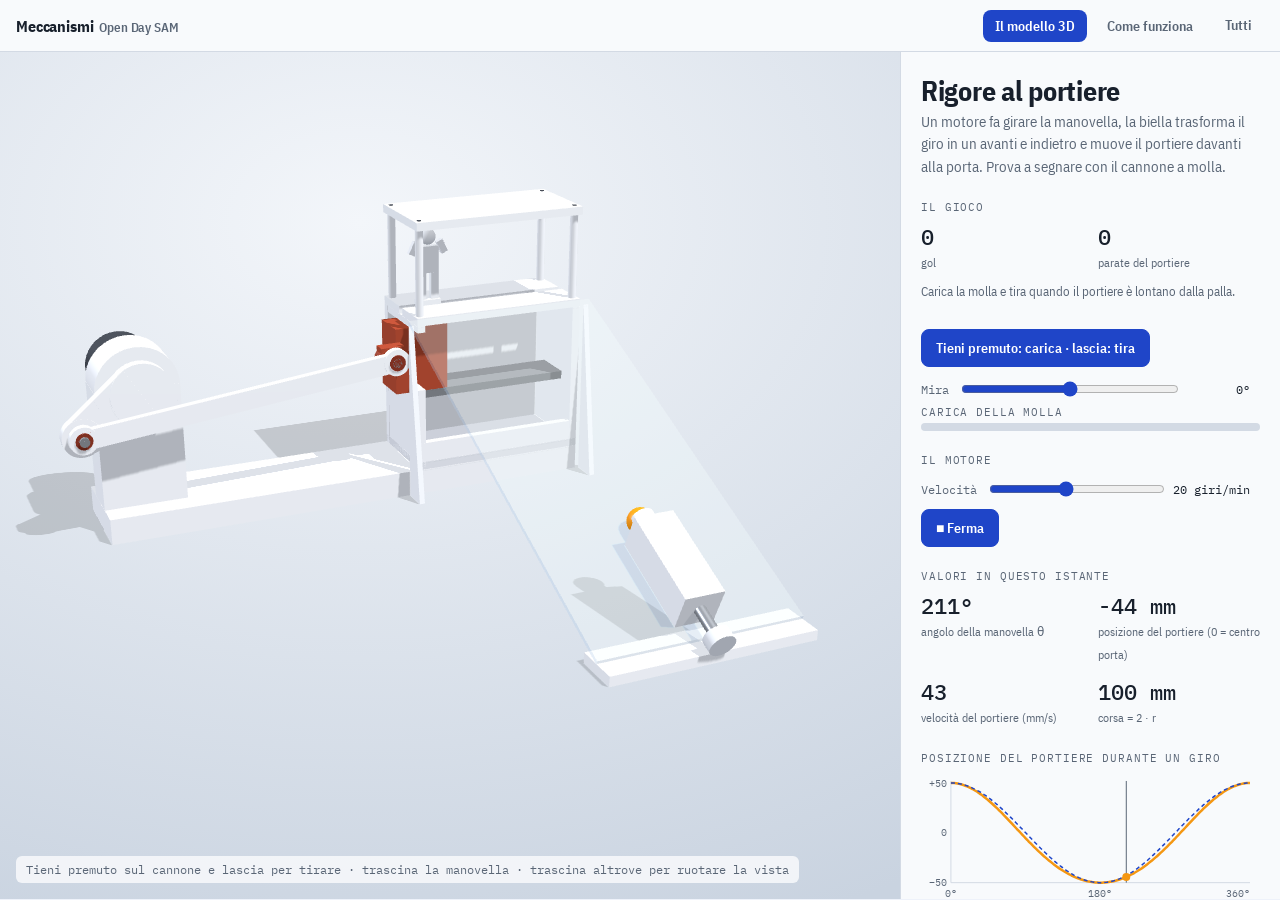
<file: biella-manovella/index.html>
<!doctype html>
<html lang="it">
<head>
<meta charset="utf-8">
<meta name="viewport" content="width=device-width,initial-scale=1,viewport-fit=cover">
<title>Biella-manovella — Come funziona</title>
<meta name="description" content="Come funziona il meccanismo biella-manovella: animazione interattiva e spiegazione.">
<link rel="preconnect" href="https://fonts.googleapis.com">
<link rel="stylesheet" href="https://fonts.googleapis.com/css2?family=IBM+Plex+Mono:wght@400;500&family=IBM+Plex+Sans+Condensed:wght@400;500;600;700&family=Inter:wght@400;500;600;700&family=Sora:wght@500;600;700;800&display=swap">
<link rel="stylesheet" href="../assets/stile.css?v=4">
</head>
<body>
<nav class="topbar" aria-label="Navigazione">
  <a class="brand" href="../meccanismi/">Meccanismi<small>Open Day SAM</small></a>
  <button class="tab on" type="button" data-view="modello" aria-selected="true">Il modello 3D</button>
  <button class="tab" type="button" data-view="spiega" aria-selected="false">Come funziona</button>
  <a class="tab" href="../meccanismi/" aria-label="Tutti i meccanismi">Tutti</a>
</nav>
<main class="m3d view" id="modello">
<div class="app" style="min-height:560px">
  <div class="stage3" id="stage3" style="min-height:360px">
    <div class="loadmsg" id="loadmsg">Caricamento del modello 3D…</div>
    <div class="hint3">Tieni premuto sul cannone e lascia per tirare · trascina la manovella · trascina altrove per ruotare la vista</div>
  </div>
  <aside class="panel3">
    <header>
      <h1>Rigore al portiere</h1>
      <p class="sub">Un motore fa girare la manovella, la biella trasforma il giro in un avanti e indietro e muove il portiere davanti alla porta. Prova a segnare con il cannone a molla.</p>
    </header>

    <section>
      <p class="label">Il gioco</p>
      <div class="nums">
        <div><b id="b3Gol">0</b><span>gol</span></div>
        <div><b id="b3Par">0</b><span>parate del portiere</span></div>
      </div>
      <p class="note3" id="b3Msg" aria-live="polite" style="min-height:2.9em">Carica la molla e tira quando il portiere è lontano dalla palla.</p>
      <div class="row3">
        <button class="btn3" id="b3Fire" type="button">Tieni premuto: carica · lascia: tira</button>
      </div>
      <label class="spd3">Mira<input type="range" id="b3Aim" min="-14" max="14" step="1" value="0"><output id="b3AimOut">0°</output></label>
      <p class="label" style="margin:6px 0 4px">Carica della molla</p>
      <div class="pow3" style="height:8px;border-radius:4px;background:var(--bar-line,#dde3ea);overflow:hidden"><i id="b3Pow" style="display:block;height:100%;width:0;background:#f49712"></i></div>
    </section>

    <section>
      <p class="label">Il motore</p>
      <label class="spd3">Velocità<input type="range" id="b3Rpm" min="5" max="40" step="1" value="20"><output id="b3RpmOut">20 giri/min</output></label>
      <div class="row3">
        <button class="btn3" id="b3Mot" type="button" aria-pressed="true">■ Ferma</button>
      </div>
    </section>

    <section>
      <p class="label">Valori in questo istante</p>
      <div class="nums">
        <div><b id="b3Phi">0°</b><span>angolo della manovella θ</span></div>
        <div><b id="b3X">0 mm</b><span>posizione del portiere (0 = centro porta)</span></div>
        <div><b id="b3V">0</b><span>velocità del portiere (mm/s)</span></div>
        <div><b>100 mm</b><span>corsa = 2 · r</span></div>
      </div>
    </section>

    <section>
      <p class="label">Posizione del portiere durante un giro</p>
      <svg class="g3" id="b3G" viewBox="0 0 340 130" aria-label="Posizione del portiere in funzione dell'angolo della manovella">
        <line class="ax" x1="30" y1="110" x2="330" y2="110"/><line class="ax" x1="30" y1="8" x2="30" y2="110"/>
        <path id="b3C" d="" style="fill:none;stroke:#f49712;stroke-width:2.5"/>
        <path id="b3Cs" d="" style="fill:none;stroke:var(--bar-accent);stroke-width:1.5;stroke-dasharray:4 3"/>
        <line id="b3Cur" x1="30" y1="8" x2="30" y2="110" style="stroke:var(--bar-muted);stroke-width:1"/>
        <circle id="b3Dot" r="4" cx="30" cy="60" style="fill:#f49712"/>
        <text class="tl" x="30" y="124" text-anchor="middle">0°</text><text class="tl" x="180" y="124" text-anchor="middle">180°</text><text class="tl" x="330" y="124" text-anchor="end">360°</text>
        <text class="tl" x="26" y="14" text-anchor="end">+50</text><text class="tl" x="26" y="63" text-anchor="end">0</text><text class="tl" x="26" y="113" text-anchor="end">−50</text>
      </svg>
      <p class="note3"><span style="color:#f49712">■</span> biella-manovella vera · <span style="color:var(--bar-accent)">■</span> moto armonico puro (biella infinita), per confronto</p>
    </section>
  </aside>
</div>

</main>
<main class="page view" id="spiega" hidden>

  <header class="hero">
    <span class="eyebrow">Meccanismo biella-manovella</span>
    <h1>Un giro diventa<br><span>avanti e indietro</span></h1>
    <p>Trascina la manovella col dito e guarda il pistone.</p>
    <p class="by">Pagina di <b>Manuel Gori</b></p>
  </header>

  <div class="stage" id="stage">
<div class="mode-row">
  <div class="seg" id="driveSeg">
    <button data-v="crank">↻ Giri la manovella</button>
    <button data-v="piston">↔ Spingi il pistone</button>
  </div>
</div>
<div class="phase-bar" id="phases">
  <div class="phase" data-ph="0">● PMS</div>
  <div class="phase" data-ph="1">← Andata</div>
  <div class="phase" data-ph="2">● PMI</div>
  <div class="phase" data-ph="3">→ Ritorno</div>
</div>

<svg id="mech" class="mech" viewBox="0 0 360 290" aria-label="Animazione del meccanismo biella-manovella">
  <rect class="sv-frame" x="20" y="248" width="320" height="6" rx="2"/>
  <g id="hatch"></g>
  <g class="part p-guide">
    <path class="sv-bush" d="M80,250 L110,250 L102,172 L88,172 Z"/>
    <g id="cyl"></g>
  </g>
  <g class="part p-volano" id="volano" style="display:none">
    <circle class="sv-body3" cx="95" cy="160" r="78" fill-opacity=".85"/>
    <circle class="sv-dash" cx="95" cy="160" r="64"/>
    <g id="volSpokes"></g>
  </g>
  <circle class="sv-dash" cx="95" cy="160" r="50"/>
  <g class="part p-rod"><line id="rod" class="sv-lever" x1="0" y1="0" x2="0" y2="0"/></g>
  <g class="part p-piston">
    <rect id="piston" class="sv-body2" x="0" y="137" width="44" height="46" rx="5"/>
    <line id="ring1" class="sv-line" x1="0" y1="0" x2="0" y2="0"/>
    <circle id="pinB" class="sv-fg" cx="0" cy="160" r="5"/>
  </g>
  <g class="part p-crank">
    <line id="crank" class="sv-acc-stroke" x1="95" y1="160" x2="0" y2="0" style="stroke-width:12"/>
    <circle class="sv-body" cx="95" cy="160" r="12"/>
    <circle id="pinA" class="sv-roller" cx="0" cy="0" r="7"/>
  </g>
  <circle class="sv-fg" cx="95" cy="160" r="4.5"/>
  <g id="marks"></g>
  <text class="sv-text" x="95" y="272" text-anchor="middle">telaio</text>
</svg>

<div class="drag-hint" id="hint">👆 Trascina la manovella</div>
<div class="flash" id="flash"></div>

<svg id="graph" class="graph" viewBox="0 0 340 92" aria-label="Grafico della posizione del pistone in funzione dell'angolo">
  <line class="g-axis" x1="24" y1="72" x2="330" y2="72"/>
  <line class="g-axis" x1="24" y1="8" x2="24" y2="72"/>
  <path class="g-ghost" d=""/><path class="g-trace" d=""/>
  <circle class="g-dot" r="5" cx="24" cy="72"/>
  <text class="g-lbl" x="24" y="86" text-anchor="middle">0°</text>
  <text class="g-lbl" x="177" y="86" text-anchor="middle">180°</text>
  <text class="g-lbl" x="330" y="86" text-anchor="middle">360°</text>
  <text class="g-lbl" x="2" y="14">pist.</text>
</svg>

<div class="readout">
  <div><b id="outA">0°</b><span>angolo manovella</span></div>
  <div><b id="outS">0 mm</b><span>spostamento pistone</span></div>
</div>

<div class="ctrl">
  <div class="seg" id="speedSeg">
    <button data-v="0">Pausa</button>
    <button data-v="45">Lento</button>
    <button data-v="120">Normale</button>
    <button data-v="400">Veloce</button>
  </div>
  <div class="seg" id="lenSeg">
    <button data-v="140">Biella lunga</button>
    <button data-v="95">Biella corta</button>
  </div>
  <button class="pill" id="volBtn" aria-pressed="false"><span class="sw"></span>Volano</button>
</div>

  </div>

  <section class="reveal">
    <h2>In 3 passi</h2>
    <p class="lead">Tutto il meccanismo, in un colpo d&#x27;occhio.</p>
    <div class="steps">
      <div class="step"><div class="ico">🔄</div><b>Giri</b><span>la manovella ruota attorno al suo perno</span></div>
      <div class="step"><div class="ico">🦴</div><b>La biella</b><span>collega la manovella al pistone e lo spinge</span></div>
      <div class="step"><div class="ico">↔️</div><b>Avanti e indietro</b><span>il pistone va e viene in linea retta</span></div>
    </div>
  </section>

  <section class="reveal">
    <h2>Tocca una parte</h2>
    <p class="lead">Si illumina nell'animazione qui sopra.</p>
    <div class="chips" id="chips">
      <button class="chip" data-p="crank">Manovella</button>
      <button class="chip" data-p="rod">Biella</button>
      <button class="chip" data-p="piston">Pistone</button>
      <button class="chip" data-p="guide">Cilindro</button>
      <button class="chip" data-p="volano">Volano</button>
    </div>
    <div class="chip-info" id="chipInfo">Scegli una parte per scoprire a cosa serve.</div>
  </section>

  <section class="reveal">
    <h2>Esperimento: spingi tu il pistone</h2>
    <p class="lead">Nel motore è il pistone a far girare la manovella. Prova a spingerlo avanti e indietro: ai punti morti (PMS e PMI) la manovella non sa da che parte girare. Poi accendi il volano.</p>
    <button class="chip" id="tryBtn">▶ Fammelo provare</button>
  </section>

  <section class="reveal">
    <h2>La formula</h2>
    <div class="formula">
      <span class="f">x = r·cos θ + √(l² − r²·sin² θ)</span>
      <p>x è la distanza del pistone dal perno della manovella, r il raggio della manovella, l la lunghezza della biella, θ l&#x27;angolo. La corsa è sempre 2·r. Con la biella corta il pistone non si muove in modo regolare: guarda come cambia il grafico.</p>
    </div>
  </section>

  <section class="reveal">
    <h2>Dove lo trovi</h2>
    <p class="lead">Scorri di lato →</p>
    <div class="uses">
      <div class="use"><div class="ico">🚗</div><b>Motori delle auto</b><span>I pistoni spinti dallo scoppio fanno girare l&#x27;albero motore attraverso le bielle.</span></div>
      <div class="use"><div class="ico">🧊</div><b>Compressori</b><span>Il motore elettrico fa girare la manovella e il pistone comprime l&#x27;aria.</span></div>
      <div class="use"><div class="ico">🚂</div><b>Locomotive a vapore</b><span>Il vapore spinge il pistone, la biella fa girare le grandi ruote.</span></div>
      <div class="use"><div class="ico">🪚</div><b>Seghetti alternativi</b><span>Il motore gira e la lama va su e giù.</span></div>
    </div>
  </section>

  <section class="reveal">
    <h2>Il modello</h2>
    <p class="lead">Il meccanismo costruito per l'Open Day.</p>
    <div class="model">
      <img src="render-assieme.jpg" alt="Render CAD dell’assieme completo" style="border-radius:14px;display:block;width:100%">
      <p class="lead" style="margin:0">Il modello è un piccolo gioco da tavolo: un motore fa girare la manovella e la biella trasforma il giro in un avanti e indietro del pattino, che porta il portiere da un palo all&#x27;altro della porta. Davanti alla porta c&#x27;è una rampa trasparente con un cannone a molla, simile a quello di un flipper: lo scopo è fare gol tirando la pallina nel momento giusto.</p>
      <dl>
        <dt>Movimento</dt><dd>manovella → biella → pattino con portiere</dd>
        <dt>Azionamento</dt><dd>motore elettrico</dd>
        <dt>Corsa del portiere</dt><dd>2 · r (doppio del raggio della manovella)</dd>
        <dt>Tiro</dt><dd>cannone a molla su rampa trasparente</dd>
      </dl>
    </div>
  </section>

  <section class="reveal">
    <h2>Hai capito?</h2>
    <div class="quiz">
      <p>Di quanto si sposta il pistone in un giro, se la manovella ha raggio 25 mm?</p>
      <button class="opt" data-ok="0">25 mm</button>
      <button class="opt" data-ok="1">50 mm</button>
      <button class="opt" data-ok="0">Dipende dalla lunghezza della biella</button>
      <div class="fb" id="fb" aria-live="polite"></div>
    </div>
  </section>

  <p class="foot">Open Day · Scuola d'arti e mestieri Bellinzona<br><a href="../meccanismi/">← Tutti i meccanismi</a></p>
</main>

<script src="../assets/comune.js?v=3"></script>
<script>
(function(){
"use strict";
const M = Mecc, $ = M.$;
const O = { x:95, y:160 }, R = 50, MM = 0.5;      // 1 px = 0,5 mm -> manovella r = 25 mm, corsa = 50 mm
let L = 140, th = 30, speed = 120, drive = 'crank', volano = false;
let w = 0, lastD = 0, dragging = false, grabOff = 0;

const bx = t => { const a = M.rad(t); return O.x + R*Math.cos(a) + Math.sqrt(L*L - Math.pow(R*Math.sin(a), 2)); };
const sMM = t => (L + R - (bx(t) - O.x)) * MM;

// tratteggio del telaio
for (let x = 26; x < 340; x += 10) M.el('line', { class:'sv-hatch', x1:x, y1:254, x2:x-8, y2:264 }, $('hatch'));
// raggi del volano
for (let k = 0; k < 6; k++) M.el('line', { class:'sv-line', x1:95, y1:160, x2:95, y2:160, 'data-k':k }, $('volSpokes'));

const G = M.graph('graph', 360, 0, 2*R*MM);
function drawCylinder(){
  const c = $('cyl'); c.innerHTML = '';
  const xs = O.x + L - R - 30, xe = O.x + L + R + 30;
  M.el('line', { class:'sv-line', x1:xs, y1:134, x2:xe, y2:134 }, c);
  M.el('line', { class:'sv-line', x1:xs, y1:186, x2:xe, y2:186 }, c);
  M.el('rect', { class:'sv-bush', x:xe, y:128, width:10, height:64, rx:3 }, c);
  M.el('line', { class:'sv-line', x1:xe+5, y1:192, x2:xe+5, y2:248 }, c);
  const m = $('marks'); m.innerHTML = '';
  const pms = O.x + L + R, pmi = O.x + L - R;
  [[pms,'PMS'],[pmi,'PMI']].forEach(([x,t]) => {
    M.el('line', { class:'sv-tick', x1:x, y1:118, x2:x, y2:128 }, m);
    const tx = M.el('text', { class:'sv-text', x:x, y:113, 'text-anchor':'middle' }, m); tx.textContent = t;
  });
  M.el('line', { class:'sv-pointer', x1:pmi, y1:123, x2:pms, y2:123 }, m);
  const tc = M.el('text', { class:'sv-text-b', x:(pms+pmi)/2, y:206+2, 'text-anchor':'middle' }, m);
  tc.textContent = 'corsa = 2·r = ' + (2*R*MM) + ' mm';
  G.curve(sMM);
}

function render(){
  const a = M.rad(th), A = { x:O.x + R*Math.cos(a), y:O.y - R*Math.sin(a) }, B = bx(th);
  $('crank').setAttribute('x2', A.x.toFixed(1)); $('crank').setAttribute('y2', A.y.toFixed(1));
  $('pinA').setAttribute('cx', A.x.toFixed(1)); $('pinA').setAttribute('cy', A.y.toFixed(1));
  $('rod').setAttribute('x1', A.x.toFixed(1)); $('rod').setAttribute('y1', A.y.toFixed(1));
  $('rod').setAttribute('x2', B.toFixed(1)); $('rod').setAttribute('y2', O.y);
  $('piston').setAttribute('x', (B - 22).toFixed(1)); $('pinB').setAttribute('cx', B.toFixed(1));
  $('ring1').setAttribute('x1', (B + 14).toFixed(1)); $('ring1').setAttribute('x2', (B + 14).toFixed(1));
  $('ring1').setAttribute('y1', 139); $('ring1').setAttribute('y2', 181);
  document.querySelectorAll('#volSpokes line').forEach(l => {
    const b = a + (+l.dataset.k) * Math.PI / 3;
    l.setAttribute('x2', (O.x + 76*Math.cos(b)).toFixed(1)); l.setAttribute('y2', (O.y - 76*Math.sin(b)).toFixed(1));
  });
  const t = ((th % 360) + 360) % 360, s = sMM(th);
  $('outA').textContent = Math.round(t) + '°';
  $('outS').textContent = M.fmt(s, 1) + ' mm';
  G.at(t, s);
  M.phases('phases', (t < 8 || t > 352) ? 0 : (Math.abs(t - 180) < 8 ? 2 : (t < 180 ? 1 : 3)));
}

// --- trascinamento: manovella (rotazione) oppure pistone (orizzontale) ---
const svg = $('mech');
const angOf = p => M.deg(Math.atan2(-(p.y - O.y), p.x - O.x));
let lastAng = 0;
M.hint('hint');
M.drag(svg, {
  start: p => { dragging = true; if (drive === 'crank') lastAng = angOf(p); else grabOff = bx(th) - p.x; },
  move: p => {
    if (drive === 'crank'){ const a = angOf(p); th += M.wrap180(a - lastAng); lastAng = a; return; }
    pushPiston(p.x + grabOff);
  },
  end: () => { dragging = false; }
});

function pushPiston(targetX){
  const X = Math.min(O.x + L + R, Math.max(O.x + L - R, targetX)) - O.x;
  const c = Math.max(-1, Math.min(1, (X*X + R*R - L*L) / (2*X*R)));
  const t0 = M.deg(Math.acos(c));
  const k = Math.round(th / 360) * 360, cands = [];
  for (const kk of [k - 360, k, k + 360]) cands.push(kk + t0, kk - t0);
  let next;
  if (volano){
    // il volano porta la manovella sempre avanti: si prende la soluzione successiva
    const fw = cands.filter(v => v >= th - 0.01).sort((p, q) => p - q)[0];
    next = (fw - th > 170) ? th : fw;
  } else {
    next = cands.reduce((b, v) => Math.abs(v - th) < Math.abs(b - th) ? v : b, cands[0]);
  }
  const d = next - th;
  if (!volano && Math.abs(d) > 0.05){
    if (lastD && Math.sign(d) !== Math.sign(lastD) && Math.abs(Math.sin(M.rad(th))) < 0.25)
      M.flash('flash', 'Punto morto! La manovella torna indietro');
    lastD = d;
  }
  if (volano) w = w*0.7 + d*0.3*60;
  th = next;
}

M.seg('driveSeg', v => {
  drive = v; dragging = false;
  $('hint').textContent = v === 'crank' ? '👆 Trascina la manovella' : '👆 Trascina il pistone a destra e sinistra';
  if (v === 'piston') w = 0;
}, 'crank');
M.seg('speedSeg', v => { speed = +v; }, 120);
M.seg('lenSeg', v => { L = +v; drawCylinder(); }, 140);
const setVol = M.toggle('volBtn', false, v => { volano = v; $('volano').style.display = v ? '' : 'none'; w = 0; });

$('tryBtn').addEventListener('click', () => {
  document.querySelector('#driveSeg [data-v="piston"]').click(); setVol(false); th = 20; lastD = 0;
  M.scrollToStage('stage');
});

M.loop(dt => {
  if (!dragging){
    if (drive === 'crank') th += speed * dt;
    else if (volano){ th += w * dt; w *= Math.exp(-0.35 * dt); }
  }
  render();
});

const INFO = {
  crank: '<b>Manovella</b> — il braccio che gira attorno a un perno fisso. Il suo raggio r decide la corsa: il pistone si sposta di 2·r.',
  rod: '<b>Biella</b> — l\'asta che collega la manovella al pistone. Ha un perno a ogni estremità e trasmette la spinta in tutte e due le direzioni.',
  piston: '<b>Pistone</b> (corsoio) — scorre avanti e indietro in linea retta. È lui che "lavora": comprime l\'aria, spinge, pompa.',
  guide: '<b>Cilindro e telaio</b> — tengono fermo il perno della manovella e guidano il pistone, che può solo andare avanti e indietro.',
  volano: () => '<b>Volano</b> — una ruota pesante sull\'asse della manovella. Con la sua inerzia la porta oltre i punti morti.' + (volano ? '' : ' Accendilo con il pulsante «Volano».')
};

Mecc.parts('stage', 'chips', 'chipInfo', INFO, 'Scegli una parte per scoprire a cosa serve.');
Mecc.quiz("Esatto! La corsa è il doppio del raggio: 2 · 25 = 50 mm.", "Non proprio: guarda i segni PMS e PMI nell'animazione.");
Mecc.reveal();
})();
</script>
<script src="../assets/lib/three.min.js"></script>
<script src="../assets/lib/OrbitControls.js"></script>
<script>
window.addEventListener("error", e => { const m = document.getElementById("loadmsg"); if (m) m.textContent = "Errore nel modello 3D: " + e.message; });
/* Modello 3D interattivo del gioco "rigore al portiere" con meccanismo biella-manovella,
   ricostruito dalle immagini del modello CAD. Le misure sono stimate dalle proporzioni dei render.
   Assi: x verso destra, y verso l'alto, z verso chi guarda. Unità: mm. */
(function(){
"use strict";
const $ = id => document.getElementById(id);
const rad = d => d*Math.PI/180;
const fmt = (v, n=0) => v.toLocaleString('it-IT', { minimumFractionDigits:n, maximumFractionDigits:n });
// --- misure principali (mm) ---
const PV = { x:30, y:106 };          // perno della manovella
const R = 50, L = 230;               // raggio manovella, lunghezza biella
const KOFF = 38;                     // portiere rispetto al perno del pattino
const GOALC = 298, POSTL = 236, POSTR = 360, DECK = 137;
const RAMP0 = { y:8, z:328 }, RAMP1 = { y:135, z:33 }, RX0 = 225, RX1 = 371;
const RLEN = Math.hypot(RAMP0.y - RAMP1.y, RAMP0.z - RAMP1.z);
const RANG = Math.atan2(RAMP1.y - RAMP0.y, RAMP0.z - RAMP1.z);
const BR = 9, S0 = 92, ACC = 5/7*9810*Math.sin(RANG);
let th = rad(90), rpm = 20, motor = true, dragCrank = false, wEff = 0;
const sliderX = t => PV.x + R*Math.cos(t) + Math.sqrt(L*L - R*R*Math.sin(t)**2);
const keeperX = t => sliderX(t) + KOFF;

// --- pannello ---
const rpmIn = $('b3Rpm'), aimIn = $('b3Aim');
rpmIn.addEventListener('input', () => { rpm = +rpmIn.value; $('b3RpmOut').value = rpm + ' giri/min'; });
aimIn.addEventListener('input', () => { $('b3AimOut').value = (aimIn.value > 0 ? '+' : '') + aimIn.value + '°'; });
$('b3Mot').addEventListener('click', e => { motor = !motor; e.currentTarget.textContent = motor ? '■ Ferma' : '▶ Avvia'; e.currentTarget.setAttribute('aria-pressed', motor); });
const GX = d => 30 + d/360*300, GY = v => 60 - v;
{ let a = '', b = ''; for (let i = 0; i <= 180; i++){ const t = rad(i*2); a += (i ? 'L' : 'M') + GX(i*2).toFixed(1) + ',' + GY(keeperX(t) - GOALC).toFixed(1); b += (i ? 'L' : 'M') + GX(i*2).toFixed(1) + ',' + GY(R*Math.cos(t)).toFixed(1); }
  $('b3C').setAttribute('d', a); $('b3Cs').setAttribute('d', b); }
function panel(){
  const d = ((th*180/Math.PI) % 360 + 360) % 360, xr = keeperX(th) - GOALC;
  const dx = -R*Math.sin(th) - R*R*Math.sin(th)*Math.cos(th)/Math.sqrt(L*L - R*R*Math.sin(th)**2);
  $('b3Phi').textContent = fmt(d) + '°'; $('b3X').textContent = (xr > 0.5 ? '+' : '') + fmt(xr) + ' mm'; $('b3V').textContent = fmt(Math.abs(dx*wEff));
  $('b3Cur').setAttribute('x1', GX(d).toFixed(1)); $('b3Cur').setAttribute('x2', GX(d).toFixed(1));
  $('b3Dot').setAttribute('cx', GX(d).toFixed(1)); $('b3Dot').setAttribute('cy', GY(xr).toFixed(1));
}

if (!window.THREE){ $('loadmsg').textContent = 'Il modello 3D non si è caricato. Prova a ricaricare la pagina.'; panel(); return; }
$('loadmsg').remove();
const S = 0.035, stage = $('stage3');
const renderer = new THREE.WebGLRenderer({ antialias:true, alpha:true });
renderer.setPixelRatio(Math.min(2, window.devicePixelRatio || 1));
renderer.outputEncoding = THREE.sRGBEncoding; renderer.shadowMap.enabled = true; renderer.shadowMap.type = THREE.PCFSoftShadowMap;
stage.prepend(renderer.domElement);
const scene = new THREE.Scene();
const camera = new THREE.PerspectiveCamera(30, 1, 0.1, 400);
camera.position.set(-10, 13.5, 25);
const controls = new THREE.OrbitControls(camera, renderer.domElement);
controls.target.set(0.6, 2.4, 0.4); controls.enableDamping = true; controls.dampingFactor = 0.08; controls.minDistance = 6; controls.maxDistance = 70; controls.maxPolarAngle = Math.PI*0.49;
scene.add(new THREE.HemisphereLight(0xf4f7ff, 0x6c7484, 0.8));
const sun = new THREE.DirectionalLight(0xffffff, 1.0); sun.position.set(8, 22, 12); sun.castShadow = true; sun.shadow.mapSize.set(2048, 2048);
Object.assign(sun.shadow.camera, { left:-14, right:14, top:14, bottom:-14, near:1, far:60 }); sun.shadow.bias = -0.0004; scene.add(sun);
const fill = new THREE.DirectionalLight(0xdfe8ff, 0.45); fill.position.set(-14, 8, -8); scene.add(fill);
const Mt = (c, m, r, extra) => new THREE.MeshStandardMaterial(Object.assign({ color:new THREE.Color(c).convertSRGBToLinear(), metalness:m, roughness:r }, extra || {}));
const mat = {
  pla: Mt(0xe6e8eb, 0.02, 0.62), pla2: Mt(0xd3d6db, 0.02, 0.62), red: Mt(0xa3422a, 0.05, 0.5),
  motor: Mt(0x50565f, 0.5, 0.4), steel: Mt(0xc4c9d0, 0.7, 0.3), ring: Mt(0x8a3423, 0.2, 0.4),
  glass: Mt(0xbfd8ee, 0.0, 0.08, { transparent:true, opacity:0.32, depthWrite:false }), ball: Mt(0xf49712, 0.05, 0.35)
};
const dev = new THREE.Group(); dev.scale.setScalar(S); dev.position.set(-185*S, 0, -150*S); scene.add(dev);
function mesh(g, m, parent){ const o = new THREE.Mesh(g, m); o.castShadow = m !== mat.glass; o.receiveShadow = true; (parent || dev).add(o); return o; }
function boxP(x0, x1, y0, y1, z0, z1, m, parent){ const o = mesh(new THREE.BoxGeometry(x1 - x0, y1 - y0, z1 - z0), m, parent); o.position.set((x0 + x1)/2, (y0 + y1)/2, (z0 + z1)/2); return o; }
function cylZ(r, x, y, z0, z1, m, parent, seg){ const o = mesh(new THREE.CylinderGeometry(r, r, z1 - z0, seg || 36), m, parent); o.rotation.x = Math.PI/2; o.position.set(x, y, (z0 + z1)/2); return o; }
function prismX(pts, x0, x1, m){ const sh = new THREE.Shape(pts.map(p => new THREE.Vector2(p[0], p[1]))); const g = new THREE.ExtrudeGeometry(sh, { depth:x1 - x0, bevelEnabled:false }); const o = mesh(g, m); o.rotation.y = -Math.PI/2; o.position.x = x1; return o; }

// basamento e torre del motore
boxP(0, 364, 0, 19, -33, 33, mat.pla);
boxP(0, 60, 19, PV.y, -15, 15, mat.pla);
cylZ(30, PV.x, PV.y, -15, 15, mat.pla);
cylZ(24, PV.x, PV.y, -46, -15, mat.motor); cylZ(16, PV.x, PV.y, -50, -46, mat.motor);
boxP(4, 56, 19, 60, -30, -15, mat.pla2);
cylZ(5, PV.x, PV.y, 15, 20, mat.steel);
// cassa della porta
boxP(232, 364, 19, 25, -33, 33, mat.pla2);
boxP(232, 364, 19, DECK - 6, -33, -27, mat.pla);
boxP(358, 364, 19, DECK - 6, -33, 33, mat.pla);
boxP(232, 238, 19, 82, -33, 33, mat.pla); boxP(232, 238, 126, DECK - 6, -33, 33, mat.pla);
boxP(232, 364, 25, 40, 27, 33, mat.pla);
boxP(232, 364, DECK - 6, DECK, -33, -3, mat.pla); boxP(232, 364, DECK - 6, DECK, 3, 33, mat.pla);
boxP(238, 358, 70, 76, -12, 18, mat.steel);
// porta: 4 montanti e traversa
for (const x of [POSTL, POSTR]) for (const z of [-27, 27]) { const p = mesh(new THREE.CylinderGeometry(3, 3, 64, 18), mat.pla); p.position.set(x, DECK + 32, z); }
boxP(232, 364, DECK + 64, DECK + 70, -33, 33, mat.pla);
for (const x of [POSTL, POSTR]) for (const z of [-27, 27]) cylZ(1.6, x, DECK + 70.2, z - 0.2, z + 0.2, mat.motor).rotation.set(0, 0, 0);
// rampa trasparente, supporti e piede
{ const g = mesh(new THREE.BoxGeometry(RX1 - RX0, 3, RLEN), mat.glass); g.position.set((RX0 + RX1)/2, (RAMP0.y + RAMP1.y)/2, (RAMP0.z + RAMP1.z)/2); g.rotation.x = RANG; g.renderOrder = 2; }
prismX([[33, 0], [33, 132], [52, 0]], RX0, RX0 + 4, mat.pla);
prismX([[33, 0], [33, 132], [52, 0]], RX1 - 4, RX1, mat.pla);
boxP(RX0, RX1, 0, 7, 312, 344, mat.pla);
// manovella
const crank = new THREE.Group(); crank.position.set(PV.x, PV.y, 20); dev.add(crank);
{ const sh = new THREE.Shape([new THREE.Vector2(0, 22), new THREE.Vector2(R, 14), new THREE.Vector2(R, -14), new THREE.Vector2(0, -22)]);
  mesh(new THREE.ExtrudeGeometry(sh, { depth:8, bevelEnabled:false }), mat.pla, crank);
  cylZ(22, 0, 0, 0, 8, mat.pla, crank); cylZ(14, R, 0, 0, 8, mat.pla, crank); cylZ(7, R, 0, 8, 9, mat.ring, crank); cylZ(3.5, R, 0, 8, 17, mat.steel, crank); }
const crankMeshes = []; crank.traverse(o => o.isMesh && crankMeshes.push(o));
// biella
const rod = new THREE.Group(); rod.position.z = 28; dev.add(rod);
boxP(0, L, -7, 7, 0, 6, mat.pla, rod); cylZ(10, 0, 0, 0, 6, mat.pla, rod); cylZ(10, L, 0, 0, 6, mat.pla, rod);
cylZ(6, 0, 0, 6, 7, mat.ring, rod); cylZ(6, L, 0, 6, 7, mat.ring, rod);
// pattino (rosso), asta e portiere
const slider = new THREE.Group(); dev.add(slider);
boxP(5, 46, 76, 126, -10, 18, mat.red, slider);
boxP(-10, 8, 96, 116, 18, 28, mat.red, slider); cylZ(10, -2, PV.y, 18, 28, mat.red, slider); cylZ(3.5, 0, PV.y, 18, 35, mat.steel, slider);
boxP(KOFF - 3, KOFF + 3, 126, DECK + 2, -2.5, 2.5, mat.pla2, slider);
const keeper = new THREE.Group(); keeper.position.set(KOFF, DECK, 0); slider.add(keeper);
boxP(-9, 9, 0, 4, -4, 4, mat.pla, keeper);
boxP(-8, -2, 4, 24, -2, 2, mat.pla, keeper); boxP(2, 8, 4, 24, -2, 2, mat.pla, keeper);
boxP(-8, 8, 24, 44, -2, 2, mat.pla, keeper);
for (const s of [-1, 1]) { const a = boxP(-2.5, 2.5, -10, 0, -2, 2, mat.pla, keeper); a.position.set(s*11, 43, 0); a.rotation.z = s*0.45; }
{ const h = mesh(new THREE.SphereGeometry(6, 24, 16), mat.pla, keeper); h.position.set(0, 51, 0); }
// cannone a molla (sulla rampa)
const ramp = (s, x, h) => new THREE.Vector3(x, RAMP0.y + s*Math.sin(RANG) + h*Math.cos(RANG), RAMP0.z - s*Math.cos(RANG) + h*Math.sin(RANG));
const cannon = new THREE.Group(); dev.add(cannon);
const cBody = new THREE.Group(); cannon.add(cBody);
boxP(-14, 14, 0, 26, -70, 0, mat.pla, cBody);
{ const b = mesh(new THREE.CylinderGeometry(8, 8, 10, 24), mat.pla, cBody); b.rotation.x = Math.PI/2; b.position.set(0, 13, -75); }
const plunger = new THREE.Group(); cBody.add(plunger);
{ const r1 = mesh(new THREE.CylinderGeometry(4, 4, 22, 16), mat.steel, plunger); r1.rotation.x = Math.PI/2; r1.position.set(0, 13, 11);
  const k = mesh(new THREE.CylinderGeometry(9, 9, 9, 28), mat.pla2, plunger); k.rotation.x = Math.PI/2; k.position.set(0, 13, 25); }
{ const pin = mesh(new THREE.CylinderGeometry(2.5, 2.5, 10, 12), mat.pla2, cBody); pin.position.set(0, -4, -40); }
const cannonMeshes = []; cannon.traverse(o => o.isMesh && cannonMeshes.push(o));
function placeCannon(aim){
  cannon.position.copy(ramp(12, GOALC, 1.5));
  cannon.rotation.set(RANG, 0, 0);
  cBody.rotation.set(0, -rad(aim), 0);
}
// palla
const ball = mesh(new THREE.SphereGeometry(BR, 32, 20), mat.ball);
{ const g = new THREE.Mesh(new THREE.PlaneGeometry(2000, 2000), new THREE.ShadowMaterial({ opacity:0.15 })); g.rotation.x = -Math.PI/2; g.position.y = -0.2; g.receiveShadow = true; dev.add(g); }

function pose(){
  const cp = { x:PV.x + R*Math.cos(th), y:PV.y + R*Math.sin(th) }, sx = sliderX(th);
  crank.rotation.z = th;
  rod.position.x = cp.x; rod.position.y = cp.y; rod.rotation.z = Math.atan2(PV.y - cp.y, sx - cp.x);
  slider.position.x = sx;
}

// --- gioco ---
const G = { state:'ready', s:S0, x:GOALC, vs:0, vx:0, z:0, vz:0, power:0, charging:false, wait:0, hit:false, gol:0, par:0 };
const msg = t => { $('b3Msg').textContent = t; };
function resetBall(){ Object.assign(G, { state:'ready', s:S0, x:GOALC + Math.tan(rad(+aimIn.value))*(S0 - 12), vs:0, vx:0, hit:false }); }
function startCharge(){ if (G.state !== 'ready') return; G.charging = true; G.power = 0; }
function release(){
  if (!G.charging) return; G.charging = false;
  const a = rad(+aimIn.value), v = 650 + 1350*G.power;
  G.vs = v*Math.cos(a); G.vx = v*Math.sin(a); G.state = 'ramp'; G.power = 0;
  msg('Tiro partito…');
}
function result(t, cls){ G.hit = true; msg(t); if (cls === 'gol'){ G.gol++; $('b3Gol').textContent = G.gol; } if (cls === 'par'){ G.par++; $('b3Par').textContent = G.par; } }
function stepBall(dt){
  if (G.state === 'ramp'){
    G.vs -= ACC*dt; G.s += G.vs*dt; G.x += G.vx*dt;
    if (G.x < RX0 + 4 + BR){ G.x = RX0 + 4 + BR; G.vx = Math.abs(G.vx)*0.6; }
    if (G.x > RX1 - 4 - BR){ G.x = RX1 - 4 - BR; G.vx = -Math.abs(G.vx)*0.6; }
    ball.rotation.x -= G.vs*dt/BR;
    if (G.s >= RLEN){ G.state = 'deck'; G.z = RAMP1.z; G.vz = -G.vs; }
    else if (G.s <= S0 && G.vs < 0){ if (!G.hit) msg('Troppo piano: la palla non è arrivata alla porta. Carica di più la molla.'); resetBall(); }
  } else if (G.state === 'deck'){
    const z0 = G.z; G.vz -= Math.sign(G.vz)*260*dt; G.z += G.vz*dt; G.x += G.vx*dt;
    ball.rotation.x += G.vz*dt/BR;
    if (z0 > 27 && G.z <= 27){
      if (G.x < POSTL - 3 || G.x > POSTR + 3){ result('Fuori! La palla è passata accanto alla porta.', 'out'); G.vz = Math.abs(G.vz)*0.4; }
      else if (G.x < POSTL + 3 + BR || G.x > POSTR - 3 - BR){ result('Palo!', 'out'); G.vz = Math.abs(G.vz)*0.5; G.vx = -G.vx*0.5; }
    }
    if (G.vz < 0 && z0 > 4 + BR && G.z <= 4 + BR && Math.abs(G.x - keeperX(th)) < 13 + BR){ result('Parata! Il portiere è arrivato in tempo.', 'par'); G.vz = Math.abs(G.vz)*0.55; G.vx += (G.x - keeperX(th))*4; }
    if (G.z <= -18){ G.z = -18; G.vz = 0; if (!G.hit) result('GOL! ⚽', 'gol'); }
    if (G.x < POSTL + 3 + BR && G.z < 27){ G.x = POSTL + 3 + BR; G.vx = Math.abs(G.vx)*0.5; }
    if (G.x > POSTR - 3 - BR && G.z < 27){ G.x = POSTR - 3 - BR; G.vx = -Math.abs(G.vx)*0.5; }
    if (G.vz > 0 && G.z >= RAMP1.z){ G.state = 'ramp'; G.s = RLEN; G.vs = -G.vz; }
    if (Math.abs(G.vz) < 15){ G.vz = 0; G.state = 'wait'; G.wait = 1.3; if (!G.hit) msg('La palla si è fermata prima del portiere: tira più forte.'); }
  } else if (G.state === 'wait'){ G.wait -= dt; if (G.wait <= 0) resetBall(); }
}
function placeBall(){
  if (G.state === 'ready' || G.state === 'ramp'){ const s = G.state === 'ready' ? S0 - 15*G.power : G.s; ball.position.copy(ramp(Math.min(s, RLEN), G.x, 1.5 + BR)); }
  else ball.position.set(G.x, DECK + BR, G.z);
}
const fire = $('b3Fire');
fire.addEventListener('pointerdown', e => { e.preventDefault(); startCharge(); });
fire.addEventListener('pointerup', release); fire.addEventListener('pointerleave', release); fire.addEventListener('pointercancel', release);
fire.addEventListener('keydown', e => { if ((e.key === ' ' || e.key === 'Enter') && !e.repeat){ e.preventDefault(); startCharge(); } });
fire.addEventListener('keyup', e => { if (e.key === ' ' || e.key === 'Enter') release(); });
aimIn.addEventListener('input', () => { if (G.state === 'ready') resetBall(); });

// --- trascinamento: manovella o cannone ---
const ray = new THREE.Raycaster(), ndc = new THREE.Vector2(), plane = new THREE.Plane(new THREE.Vector3(0, 0, 1), 0), hitP = new THREE.Vector3();
let lastTh = 0, onCannon = false;
function setRay(e){ const r = renderer.domElement.getBoundingClientRect(); ndc.set(((e.clientX - r.left)/r.width)*2 - 1, -((e.clientY - r.top)/r.height)*2 + 1); ray.setFromCamera(ndc, camera); }
function crankAngle(){ plane.constant = -(24*S + dev.position.z); if (!ray.ray.intersectPlane(plane, hitP)) return null; const p = dev.worldToLocal(hitP.clone()); return Math.atan2(p.y - PV.y, p.x - PV.x); }
renderer.domElement.addEventListener('pointerdown', e => {
  setRay(e);
  if (ray.intersectObjects(cannonMeshes, false).length && G.state === 'ready'){ onCannon = true; startCharge(); }
  else if (ray.intersectObjects(crankMeshes, false).length){ const a = crankAngle(); if (a === null) return; dragCrank = true; lastTh = a; }
  else return;
  controls.enabled = false; renderer.domElement.setPointerCapture(e.pointerId); renderer.domElement.style.cursor = 'grabbing';
});
renderer.domElement.addEventListener('pointermove', e => {
  setRay(e);
  if (dragCrank){ const a = crankAngle(); if (a === null) return; let d = a - lastTh; d = Math.atan2(Math.sin(d), Math.cos(d)); th += d; lastTh = a; return; }
  if (!onCannon) renderer.domElement.style.cursor = ray.intersectObjects(crankMeshes.concat(cannonMeshes), false).length ? 'grab' : '';
});
const endDrag = () => { if (onCannon){ onCannon = false; release(); } if (!dragCrank && controls.enabled) return; dragCrank = false; controls.enabled = true; renderer.domElement.style.cursor = ''; };
renderer.domElement.addEventListener('pointerup', endDrag); renderer.domElement.addEventListener('pointercancel', endDrag);

function resize(){
  const w = stage.clientWidth, h = stage.clientHeight; if (!w || !h) return;
  renderer.setSize(w, h, false); camera.aspect = w/h; camera.updateProjectionMatrix();
  if (!resize.done){ resize.done = true; const f = Math.max(1, Math.pow(1.45/camera.aspect, 0.75)); camera.position.sub(controls.target).multiplyScalar(f).add(controls.target); }
}
new ResizeObserver(resize).observe(stage); resize();
document.addEventListener('vista', e => { if (e.detail === 'modello') resize(); });
resetBall();
let last = performance.now(), prevTh = th;
function loop(now){
  const dt = Math.min(0.05, (now - last)/1000); last = now;
  if (motor && !dragCrank) th += rpm/60*2*Math.PI*dt;
  wEff = dt > 0 ? wEff*0.85 + 0.15*(th - prevTh)/dt : wEff; prevTh = th;
  if (G.charging){ G.power = Math.min(1, G.power + dt/1.1); }
  $('b3Pow').style.width = (G.power*100).toFixed(0) + '%';
  for (let i = 0; i < 4; i++) stepBall(dt/4);
  placeCannon(+aimIn.value);
  plunger.position.z = 15*G.power;
  pose(); placeBall(); panel(); controls.update(); renderer.render(scene, camera);
  requestAnimationFrame(loop);
}
requestAnimationFrame(loop);
})();

</script>
<script>
(function(){
  const tabs = [...document.querySelectorAll('.topbar button.tab')];
  function show(v){
    tabs.forEach(t => { const on = t.dataset.view === v; t.classList.toggle('on', on); t.setAttribute('aria-selected', on); document.getElementById(t.dataset.view).hidden = !on; });
    document.dispatchEvent(new CustomEvent('vista', { detail:v }));
    window.scrollTo(0, 0);
  }
  tabs.forEach(t => t.addEventListener('click', () => show(t.dataset.view)));
  if (location.hash === '#spiega') show('spiega');
})();
</script>
</body>
</html>
</file>
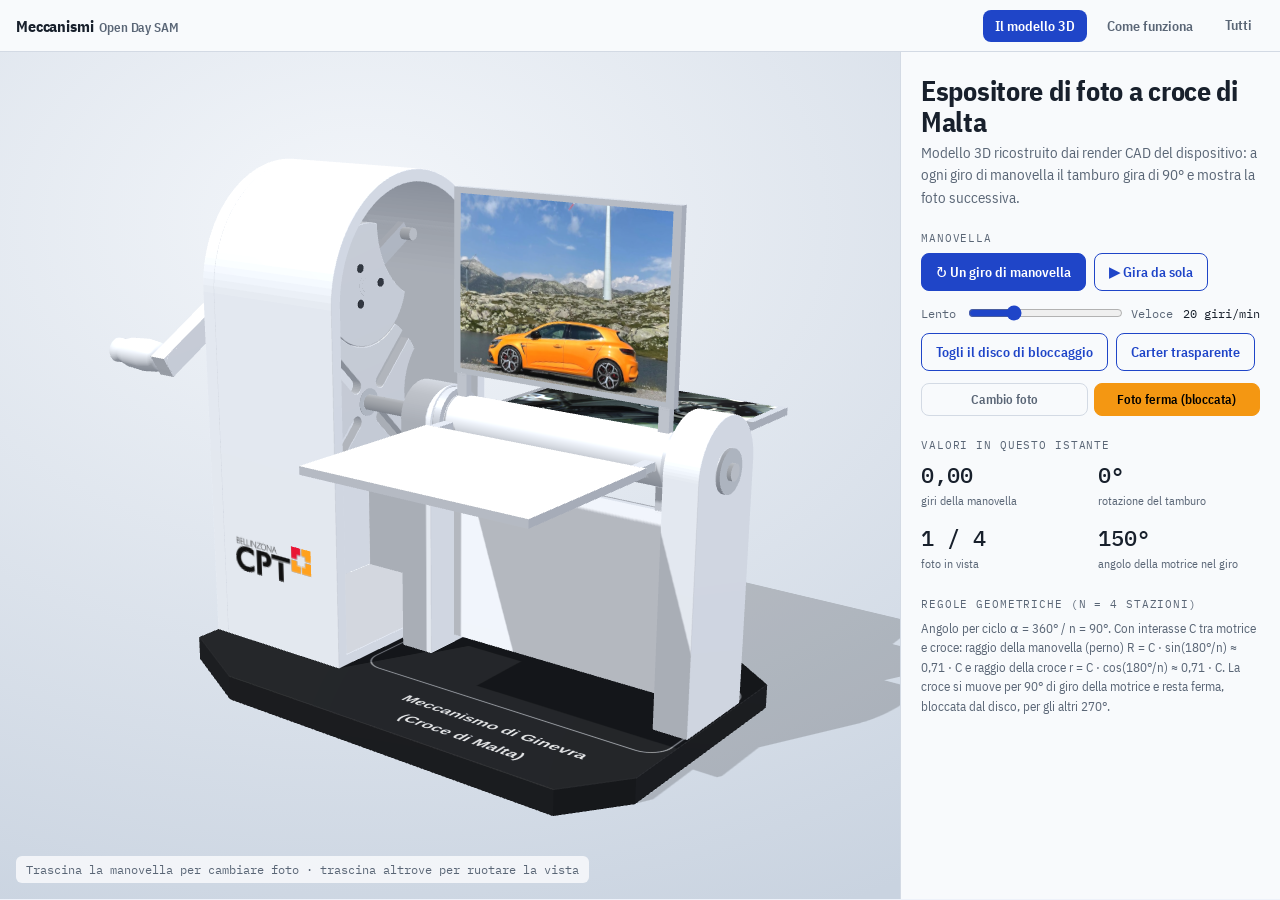
<file: croce-di-malta/index.html>
<!doctype html>
<html lang="it">
<head>
<meta charset="utf-8">
<meta name="viewport" content="width=device-width,initial-scale=1,viewport-fit=cover">
<title>Meccanismo di Ginevra — Come funziona</title>
<meta name="description" content="Come funziona il meccanismo di Ginevra (croce di Malta): animazione interattiva e spiegazione.">
<link rel="preconnect" href="https://fonts.googleapis.com">
<link rel="stylesheet" href="https://fonts.googleapis.com/css2?family=IBM+Plex+Mono:wght@400;500&family=IBM+Plex+Sans+Condensed:wght@400;500;600;700&family=Inter:wght@400;500;600;700&family=Sora:wght@500;600;700;800&display=swap">
<link rel="stylesheet" href="../assets/stile.css?v=4">
</head>
<body>
<nav class="topbar" aria-label="Navigazione">
  <a class="brand" href="../meccanismi/">Meccanismi<small>Open Day SAM</small></a>
  <button class="tab on" type="button" data-view="modello" aria-selected="true">Il modello 3D</button>
  <button class="tab" type="button" data-view="spiega" aria-selected="false">Come funziona</button>
  <a class="tab" href="../meccanismi/" aria-label="Tutti i meccanismi">Tutti</a>
</nav>
<main class="m3d view" id="modello">
<div class="app" style="min-height:560px">
  <div class="stage3" id="stage3" style="min-height:360px">
    <div class="loadmsg" id="loadmsg">Caricamento del modello 3D…</div>
    <div class="hint3">Trascina la manovella per cambiare foto · trascina altrove per ruotare la vista</div>
  </div>
  <aside class="panel3">
    <header>
      <h1>Espositore di foto a croce di Malta</h1>
      <p class="sub">Modello 3D ricostruito dai render CAD del dispositivo: a ogni giro di manovella il tamburo gira di 90° e mostra la foto successiva.</p>
    </header>

    <section>
      <p class="label">Manovella</p>
      <div class="row3" style="margin-top:0">
        <button class="btn3" id="stepBtn" type="button">↻ Un giro di manovella</button>
        <button class="btn3 ghost" id="motBtn" type="button" aria-pressed="false">▶ Gira da sola</button>
      </div>
      <label class="spd3">Lento<input type="range" id="rpm" min="5" max="60" step="5" value="20">Veloce<output id="rpmOut">20 giri/min</output></label>
      <div class="row3">
        <button class="btn3 ghost" id="lock3Btn" type="button" aria-pressed="false">Togli il disco di bloccaggio</button>
        <button class="btn3 ghost" id="shellBtn" type="button" aria-pressed="false">Carter trasparente</button>
      </div>
      <div class="pills3" id="ph3"><span data-ph="0">Cambio foto</span><span data-ph="1">Foto ferma (bloccata)</span></div>
    </section>

    <section>
      <p class="label">Valori in questo istante</p>
      <div class="nums">
        <div><b id="vG">0,00</b><span>giri della manovella</span></div>
        <div><b id="vD">0°</b><span>rotazione del tamburo</span></div>
        <div><b id="vF">1 / 4</b><span>foto in vista</span></div>
        <div><b id="vA">0°</b><span>angolo della motrice nel giro</span></div>
      </div>
    </section>

    <section>
      <p class="label">Regole geometriche (n = 4 stazioni)</p>
      <p class="note3" style="margin-top:0">Angolo per ciclo α = 360° / n = 90°. Con interasse C tra motrice e croce: raggio della manovella (perno) R = C · sin(180°/n) ≈ 0,71 · C e raggio della croce r = C · cos(180°/n) ≈ 0,71 · C. La croce si muove per 90° di giro della motrice e resta ferma, bloccata dal disco, per gli altri 270°.</p>
    </section>
  </aside>
</div>

</main>
<main class="page view" id="spiega" hidden>

  <header class="hero">
    <span class="eyebrow">Meccanismo di Ginevra · croce di Malta</span>
    <h1>Un giro continuo,<br><span>un passo alla volta</span></h1>
    <p>Trascina la ruota motrice e guarda la croce avanzare a scatti.</p>
    <p class="by">Pagina di <b>Julian Fenaroli</b></p>
  </header>

  <div class="stage" id="stage">
<div class="mode-row">
  <div class="seg" id="nSeg">
    <button data-v="4">4 cave</button>
    <button data-v="6">6 cave</button>
    <button data-v="8">8 cave</button>
  </div>
</div>
<div class="phase-bar" id="phases">
  <div class="phase" data-ph="0">↻ La croce gira</div>
  <div class="phase" data-ph="1">⏸ La croce è ferma</div>
</div>

<svg id="mech" class="mech" viewBox="0 0 360 300" aria-label="Animazione del meccanismo di Ginevra">
  <defs>
    <mask id="wheelMask" maskUnits="userSpaceOnUse" x="-160" y="-160" width="320" height="320"><g id="wheelMaskG"></g></mask>
    <mask id="discMask" maskUnits="userSpaceOnUse" x="-160" y="-160" width="320" height="320"><g id="discMaskG"></g></mask>
  </defs>
  <g class="part p-cross">
    <g id="wheel"><circle id="wheelBody" class="sv-body2" cx="0" cy="0" r="100" mask="url(#wheelMask)"/><g id="wheelMarks"></g></g>
    <circle class="sv-fg" cx="240" cy="150" r="6"/>
  </g>
  <g class="part p-driver" id="driver">
    <g class="part p-lock"><circle id="disc" class="sv-body" cx="0" cy="0" r="60" mask="url(#discMask)"/></g>
    <line id="arm" class="sv-acc-stroke" x1="0" y1="0" x2="90" y2="0" style="stroke-width:10"/>
  </g>
  <g class="part p-pin"><circle id="pin" class="sv-roller" cx="0" cy="0" r="7.5"/></g>
  <circle id="o1" class="sv-fg" cx="100" cy="150" r="6"/>
  <text class="sv-text" id="lbl1" x="0" y="286" text-anchor="middle">ruota motrice</text>
  <text class="sv-text" x="240" y="286" text-anchor="middle">croce di Malta</text>
</svg>

<div class="drag-hint" id="hint">👆 Trascina la ruota motrice</div>
<div class="flash" id="flash"></div>

<svg id="graph" class="graph" viewBox="0 0 340 92" aria-label="Grafico della rotazione della croce durante un giro della ruota motrice">
  <line class="g-axis" x1="24" y1="72" x2="330" y2="72"/>
  <line class="g-axis" x1="24" y1="8" x2="24" y2="72"/>
  <path class="g-ghost" d=""/><path class="g-trace" d=""/>
  <circle class="g-dot" r="5" cx="24" cy="72"/>
  <text class="g-lbl" x="24" y="86" text-anchor="middle">0°</text>
  <text class="g-lbl" x="177" y="86" text-anchor="middle">1 giro motrice: 180°</text>
  <text class="g-lbl" x="330" y="86" text-anchor="middle">360°</text>
  <text class="g-lbl" x="2" y="14">croce</text>
</svg>

<div class="readout">
  <div><b id="outA">0°</b><span>angolo motrice</span></div>
  <div><b id="outW">0°</b><span>rotazione croce</span></div>
  <div><b id="outP">1 / 4</b><span>posizione</span></div>
</div>

<div class="ctrl">
  <div class="seg" id="speedSeg">
    <button data-v="0">Pausa</button>
    <button data-v="40">Lento</button>
    <button data-v="110">Normale</button>
    <button data-v="360">Veloce</button>
  </div>
  <button class="pill on" id="lockBtn" aria-pressed="true"><span class="sw"></span>Disco di bloccaggio</button>
</div>

  </div>

  <section class="reveal">
    <h2>In 3 passi</h2>
    <p class="lead">Tutto il meccanismo, in un colpo d&#x27;occhio.</p>
    <div class="steps">
      <div class="step"><div class="ico">🔄</div><b>Gira</b><span>la ruota motrice gira sempre</span></div>
      <div class="step"><div class="ico">📍</div><b>Il perno entra</b><span>si infila in una cava e trascina la croce</span></div>
      <div class="step"><div class="ico">⏸️</div><b>Si ferma</b><span>il perno esce e il disco blocca la croce</span></div>
    </div>
  </section>

  <section class="reveal">
    <h2>Tocca una parte</h2>
    <p class="lead">Si illumina nell'animazione qui sopra.</p>
    <div class="chips" id="chips">
      <button class="chip" data-p="driver">Ruota motrice</button>
      <button class="chip" data-p="pin">Perno</button>
      <button class="chip" data-p="cross">Croce</button>
      <button class="chip" data-p="lock">Disco di bloccaggio</button>
    </div>
    <div class="chip-info" id="chipInfo">Scegli una parte per scoprire a cosa serve.</div>
  </section>

  <section class="reveal">
    <h2>Esperimento: togli il disco di bloccaggio</h2>
    <p class="lead">Mentre il perno è fuori dalla cava, è il disco di bloccaggio a tenere ferma la croce. Senza il disco la croce è libera e le vibrazioni la spostano.</p>
    <button class="chip" id="tryBtn">▶ Fammelo vedere</button>
  </section>

  <section class="reveal">
    <h2>Come si progetta</h2>
    <div class="formula">
      <span class="f">α = 360° / n     R = C · sin(180°/n)     r = C · cos(180°/n)</span>
      <p>Si sceglie il numero di stazioni n, cioè quante posizioni di sosta deve avere la ruota condotta (di solito 4, 6 o 8 cave); ogni cava si sposta di α = 360°/n a ogni ciclo. Poi si fissa l&#x27;interasse C tra la ruota motrice (la manovella) e la croce: il raggio su cui è montato il perno vale R = C · sin(180°/n) e la distanza dal centro della croce al perno, quando entra nella cava, vale r = C · cos(180°/n). Con n = 4 i due raggi sono uguali (≈ 0,71 · C).</p>
    </div>
  </section>

  <section class="reveal">
    <h2>Dove lo trovi</h2>
    <p class="lead">Scorri di lato →</p>
    <div class="uses">
      <div class="use"><div class="ico">🎞️</div><b>Proiettori cinematografici</b><span>Fanno avanzare la pellicola un fotogramma alla volta, 24 volte al secondo.</span></div>
      <div class="use"><div class="ico">🏭</div><b>Tavole rotanti</b><span>Nelle macchine automatiche portano il pezzo da una stazione di lavoro all&#x27;altra.</span></div>
      <div class="use"><div class="ico">⌚</div><b>Orologi</b><span>Nei vecchi orologi limitava i giri della chiave di carica.</span></div>
      <div class="use"><div class="ico">📦</div><b>Nastri a passo</b><span>Avanzano di un tratto fisso, si fermano, e intanto si lavora il pezzo.</span></div>
    </div>
  </section>

  <section class="reveal">
    <h2>Il modello</h2>
    <p class="lead">Il meccanismo costruito per l'Open Day.</p>
    <div class="model">
      <img src="render-assieme.jpg" alt="Render CAD dell’assieme completo" style="border-radius:14px;display:block;width:100%">
      <p class="lead" style="margin:0">Il dispositivo è un espositore di foto: la manovella fa girare la ruota motrice, nascosta nel carter, e la croce di Malta a 4 cave fa avanzare di 90° un tamburo con quattro pannelli. A ogni giro di manovella compare una nuova foto, che poi resta ferma, bloccata dal disco della motrice.</p>
      <dl>
        <dt>Stazioni (n)</dt><dd>4 cave, 4 foto</dd>
        <dt>Rotazione per ciclo</dt><dd>α = 360° / 4 = 90°</dd>
        <dt>Raggio della manovella</dt><dd>R = C · sin(45°) ≈ 0,71 · C</dd>
        <dt>Raggio della croce</dt><dd>r = C · cos(45°) ≈ 0,71 · C</dd>
        <dt>Azionamento</dt><dd>manovella a mano</dd>
        <dt>Uscita</dt><dd>tamburo con 4 pannelli foto</dd>
      </dl>
    </div>
  </section>

  <section class="reveal">
    <h2>Hai capito?</h2>
    <div class="quiz">
      <p>Con una croce a 6 cave, di quanto gira la croce a ogni giro della ruota motrice?</p>
      <button class="opt" data-ok="0">360°</button>
      <button class="opt" data-ok="1">60°</button>
      <button class="opt" data-ok="0">6°</button>
      <div class="fb" id="fb" aria-live="polite"></div>
    </div>
  </section>

  <p class="foot">Open Day · Scuola d'arti e mestieri Bellinzona<br><a href="../meccanismi/">← Tutti i meccanismi</a></p>
</main>

<script src="../assets/comune.js?v=3"></script>
<script>
(function(){
"use strict";
const M = Mecc, $ = M.$;
const O2 = { x:240, y:150 }, PIN = 7.5;
let n = 4, a = 0, r = 0, R = 0, RW = 0, RL = 0, O1 = { x:0, y:150 };
let th = -70, speed = 110, lock = true, dragging = false, t = 0, warned = false;

function build(){
  a = 95 / Math.cos(Math.PI/n); r = a*Math.sin(Math.PI/n); R = a*Math.cos(Math.PI/n);
  RW = Math.hypot(R, 12); RL = 0.72*r; O1 = { x: O2.x - a, y: O2.y };
  $('o1').setAttribute('cx', O1.x.toFixed(1)); $('lbl1').setAttribute('x', O1.x.toFixed(1));
  $('wheelBody').setAttribute('r', RW.toFixed(1));
  // croce: disco con n cave radiali e n incavi per il disco di bloccaggio
  const wm = $('wheelMaskG'); wm.innerHTML = '';
  M.el('circle', { cx:0, cy:0, r:RW + 1, fill:'#fff' }, wm);
  const rin = a - r - PIN - 2;
  for (let k = 0; k < n; k++){
    const s = 180 + k*360/n, m = s + 180/n;
    M.el('rect', { x:rin, y:-(PIN + 2), width:RW - rin + 10, height:2*(PIN + 2), rx:PIN + 2, fill:'#000', transform:`rotate(${s})` }, wm);
    M.el('rect', { x:rin + PIN + 2, y:-(PIN + 2), width:RW, height:2*(PIN + 2), fill:'#000', transform:`rotate(${s})` }, wm);
    const mr = M.rad(m);
    M.el('circle', { cx:(a*Math.cos(mr)).toFixed(1), cy:(a*Math.sin(mr)).toFixed(1), r:(RL + 2).toFixed(1), fill:'#000' }, wm);
  }
  M.el('circle', { cx:0, cy:0, r:7, fill:'#000' }, wm);
  const mk = $('wheelMarks'); mk.innerHTML = '';
  M.el('circle', { cx:(-(rin - 14)).toFixed(1), cy:0, r:4, class:'sv-hot' }, mk);
  // disco di bloccaggio con lo scarico dalla parte del perno
  const dm = $('discMaskG'); dm.innerHTML = '';
  M.el('circle', { cx:0, cy:0, r:RL, fill:'#fff' }, dm);
  M.el('circle', { cx:a.toFixed(1), cy:0, r:(RW + 3).toFixed(1), fill:'#000' }, dm);
  $('disc').setAttribute('r', RL.toFixed(1));
  $('arm').setAttribute('x2', r.toFixed(1));
  G.range(0, 360/n); G.curve(cycle);
  $('outP').textContent = '1 / ' + n;
}

// rotazione della croce in funzione dell'angolo della motrice (gradi, senso orario sullo schermo)
const te = () => 90 - 180/n;
function local(tt){ const k = Math.round(tt/360); return { k, loc: tt - 360*k }; }
function delta(loc){
  if (Math.abs(loc) < te()){
    const q = M.rad(loc);
    return M.wrap180(M.deg(Math.atan2(r*Math.sin(q), r*Math.cos(q) - a)) - 180);
  }
  return loc > 0 ? -180/n : 180/n;
}
const wheelAngle = tt => { const { k, loc } = local(tt); return -k*360/n + delta(loc); };
const cycle = x => 180/n - delta(x - 180);
const G = M.graph('graph', 360, 0, 90);

function render(){
  const W0 = wheelAngle(th), { loc } = local(th);
  const engaged = Math.abs(loc) < te();
  let W = W0;
  if (!lock && !engaged){
    // senza disco di bloccaggio la croce, durante la sosta, è libera e si sposta per le vibrazioni
    W += 9*Math.sin(t*6.5) * Math.sin(t*1.7);
    if (!warned){ warned = true; M.flash('flash', 'Senza disco la croce non sta ferma!'); }
  }
  $('wheel').setAttribute('transform', `translate(${O2.x},${O2.y}) rotate(${W.toFixed(2)})`);
  $('driver').setAttribute('transform', `translate(${O1.x.toFixed(1)},${O1.y}) rotate(${th.toFixed(2)})`);
  const q = M.rad(th);
  $('pin').setAttribute('cx', (O1.x + r*Math.cos(q)).toFixed(1)); $('pin').setAttribute('cy', (O1.y + r*Math.sin(q)).toFixed(1));
  const ta = ((th % 360) + 360) % 360;
  $('outA').textContent = Math.round(ta) + '°';
  const turned = ((-(W0 + 180/n)) % 360 + 360) % 360;
  $('outW').textContent = Math.round(turned) + '°';
  $('outP').textContent = (Math.round(turned / (360/n)) % n + 1) + ' / ' + n;
  M.phases('phases', engaged ? 0 : 1);
  G.at(loc + 180, cycle(loc + 180));
}

M.hint('hint');
M.dragRotate($('mech'), () => O1, d => { th -= d; }, { start: () => { dragging = true; }, end: () => { dragging = false; } });
M.seg('nSeg', v => { n = +v; build(); }, 4);
M.seg('speedSeg', v => { speed = +v; }, 110);
const setLock = M.toggle('lockBtn', true, v => { lock = v; warned = false; $('disc').style.display = v ? '' : 'none'; });
$('tryBtn').addEventListener('click', () => { setLock(false); M.scrollToStage('stage'); });

M.loop(dt => { t += dt; if (!dragging) th += speed*dt; render(); });

const INFO = {
  driver: '<b>Ruota motrice</b> — gira sempre, a velocità costante. Porta il perno e il disco di bloccaggio.',
  pin: '<b>Perno</b> — entra in una cava della croce, la trascina per un tratto e poi esce. Un giro della motrice = un passo della croce.',
  cross: () => '<b>Croce di Malta</b> — la ruota condotta, con ' + n + ' cave. A ogni giro della motrice gira di 360°/' + n + ' = ' + (360/n) + '° e poi si ferma.',
  lock: '<b>Disco di bloccaggio</b> — la parte rotonda della motrice. Mentre il perno è fuori, si appoggia nell\'incavo della croce e la tiene ferma con precisione.'
};

Mecc.parts('stage', 'chips', 'chipInfo', INFO, 'Scegli una parte per scoprire a cosa serve.');
Mecc.quiz("Esatto! 360° / 6 = 60° a ogni giro, poi si ferma.", "Non proprio: scegli «6 cave» e guarda la posizione.");
Mecc.reveal();
})();
</script>
<script src="../assets/lib/three.min.js"></script>
<script src="../assets/lib/OrbitControls.js"></script>
<script>
window.addEventListener("error", e => { const m = document.getElementById("loadmsg"); if (m) m.textContent = "Errore nel modello 3D: " + e.message; });
/* Modello 3D interattivo dell'espositore di foto con meccanismo di Ginevra (croce di Malta, 4 stazioni).
   Proporzioni ricavate dalle viste CAD; unità = pixel della vista frontale.
   Assi: X lungo il tamburo (carter a sinistra), Y in alto dal piano della base, Z verso chi guarda. */
(function(){
"use strict";
const $ = id => document.getElementById(id);
const rad = d => d*Math.PI/180, deg = r => r*180/Math.PI;
const wrap = d => ((d % 360) + 540) % 360 - 180;
const fmt = (v, n=0) => v.toLocaleString('it-IT', { minimumFractionDigits:n, maximumFractionDigits:n });
const N = 4, DRV_Y = 453, CRS_Y = 301, C = DRV_Y - CRS_Y;
const R = C*Math.sin(Math.PI/N), PIN = 8, RW = Math.hypot(R, 12), RL = 0.72*R;
const TE = 90 - 180/N;                                   // semiampiezza dell'ingranamento (45°)

let p = 150, Wc = 45, motor = false, rpm = 20, step = null, dragging = false, lockOn = true, t = 0, warned = false;

// --- pannello ---
const motBtn = $('motBtn');
function setMotor(on){ motor = on; motBtn.textContent = on ? '■ Ferma' : '▶ Gira da sola'; motBtn.setAttribute('aria-pressed', on); motBtn.classList.toggle('on', on); }
motBtn.addEventListener('click', () => { step = null; setMotor(!motor); });
$('stepBtn').addEventListener('click', () => { setMotor(false); step = { from:p, t:0 }; });
$('rpm').addEventListener('input', e => { rpm = +e.target.value; $('rpmOut').value = rpm + ' giri/min'; });
$('lock3Btn').addEventListener('click', e => { lockOn = !lockOn; warned = false; e.currentTarget.classList.toggle('on', !lockOn); e.currentTarget.setAttribute('aria-pressed', !lockOn); e.currentTarget.textContent = lockOn ? 'Togli il disco di bloccaggio' : 'Rimetti il disco di bloccaggio'; if (window.__disc) window.__disc.visible = lockOn; });
let shellTr = false;
$('shellBtn').addEventListener('click', e => { shellTr = !shellTr; e.currentTarget.classList.toggle('on', shellTr); e.currentTarget.setAttribute('aria-pressed', shellTr); if (window.__shell) window.__shell(shellTr); });

// --- cinematica: la croce segue il perno solo quando è dentro una cava ---
function engaged(){ return Math.abs(wrap(p - 270)) < TE; }
function updateCross(){
  if (!engaged()) return;
  const s = deg(Math.atan2(C + R*Math.sin(rad(p)), R*Math.cos(rad(p))));
  let c = s - 90; c += 90*Math.round((Wc - c)/90); Wc = c;
}
function panel(shownW){
  $('vG').textContent = fmt((p - 150)/360, 2);
  $('vD').textContent = fmt(Math.round(45 - Wc), 0) + '°';
  const idx = (((Math.round((45 - shownW)/90)) % N) + N) % N;
  $('vF').textContent = (idx + 1) + ' / ' + N;
  $('vA').textContent = Math.round(((p % 360) + 360) % 360) + '°';
  document.querySelectorAll('#ph3 span').forEach(s => s.classList.toggle('on', +s.dataset.ph === (engaged() ? 0 : 1)));
}

if (!window.THREE){ $('loadmsg').textContent = 'Il modello 3D non si è caricato. Prova a ricaricare la pagina.'; panel(Wc); return; }
$('loadmsg').remove();
const S = 0.022;
const stage = $('stage3');
const renderer = new THREE.WebGLRenderer({ antialias:true, alpha:true });
renderer.setPixelRatio(Math.min(2, window.devicePixelRatio || 1));
renderer.outputEncoding = THREE.sRGBEncoding;
renderer.shadowMap.enabled = true; renderer.shadowMap.type = THREE.PCFSoftShadowMap;
stage.prepend(renderer.domElement);
const scene = new THREE.Scene();
const camera = new THREE.PerspectiveCamera(30, 1, 0.1, 400);
camera.position.set(27.5, 15.5, 28);
const controls = new THREE.OrbitControls(camera, renderer.domElement);
controls.target.set(6.4, 5.2, 0.6);
controls.enableDamping = true; controls.dampingFactor = 0.08;
controls.minDistance = 8; controls.maxDistance = 80; controls.maxPolarAngle = Math.PI*0.52;
scene.add(new THREE.HemisphereLight(0xf4f7ff, 0x6c7484, 0.85));
const sun = new THREE.DirectionalLight(0xffffff, 1.0);
sun.position.set(-8, 24, 16); sun.castShadow = true; sun.shadow.mapSize.set(2048, 2048);
Object.assign(sun.shadow.camera, { left:-18, right:18, top:18, bottom:-18, near:1, far:80 }); sun.shadow.bias = -0.0004;
scene.add(sun);
const fill = new THREE.DirectionalLight(0xdfe8ff, 0.45); fill.position.set(18, 8, -10); scene.add(fill);

const Mt = (c, m, r, x) => new THREE.MeshStandardMaterial(Object.assign({ color:new THREE.Color(c).convertSRGBToLinear(), metalness:m, roughness:r }, x || {}));
const mat = {
  shell: Mt(0xdfe2e6, 0.08, 0.5), part: Mt(0xd9dce0, 0.15, 0.45), part2: Mt(0xc6cad0, 0.2, 0.4), steel: Mt(0xeef1f4, 0.4, 0.22),
  dark: Mt(0x3b414a, 0.4, 0.45), base: Mt(0x141619, 0.1, 0.55), frame: Mt(0xb3b7bd, 0.1, 0.5), back: Mt(0xe9ebee, 0.05, 0.6)
};
const dev = new THREE.Group(); dev.scale.setScalar(S); dev.position.x = 0; scene.add(dev);
function mesh(g, m, parent){ const o = new THREE.Mesh(g, m); o.castShadow = true; o.receiveShadow = true; (parent || dev).add(o); return o; }
function ext(shape, depth, m, parent, bevel){ return mesh(new THREE.ExtrudeGeometry(shape, { depth, bevelEnabled:!!bevel, bevelThickness:0.8, bevelSize:0.8, bevelSegments:2, curveSegments:28 }), m, parent); }
// gruppo con il piano locale (x, y) = (Z, Y) del mondo; l'estrusione locale (+z) va verso -X
function yzGroup(x, y, parent){ const g = new THREE.Group(); g.rotation.y = -Math.PI/2; g.position.set(x, y, 0); (parent || dev).add(g); return g; }
function cylLocalZ(r, z0, z1, x, y, m, parent, seg){ const o = mesh(new THREE.CylinderGeometry(r, r, z1 - z0, seg || 36), m, parent); o.rotation.x = Math.PI/2; o.position.set(x, y, (z0 + z1)/2); return o; }
function tomb(hw, top, r, bottom){ const s = new THREE.Shape(); s.moveTo(-hw, bottom); s.lineTo(hw, bottom); s.lineTo(hw, top - r); s.absarc(0, top - r, r, 0, Math.PI, false); s.lineTo(-hw, bottom); return s; }
function tombPath(hw, top, r, bottom){ const s = new THREE.Path(); s.moveTo(-hw, bottom); s.lineTo(-hw, top - r); s.absarc(0, top - r, r, Math.PI, 0, true); s.lineTo(hw, bottom); s.lineTo(-hw, bottom); return s; }

// --- base nera con la scritta incisa ---
{
  const pts = [[0,-200],[560,-200],[655,-130],[655,175],[600,250],[120,250],[0,185]];
  const s = new THREE.Shape(); s.moveTo(pts[0][0], pts[0][1]); pts.slice(1).forEach(q => s.lineTo(q[0], q[1])); s.lineTo(pts[0][0], pts[0][1]);
  const o = ext(s, 30, mat.base, null, true); o.rotation.x = Math.PI/2; o.position.y = 0;
  const cv = document.createElement('canvas'); cv.width = 1310; cv.height = 900;
  const g = cv.getContext('2d'), X = x => x/655*1310, Z = z => (z + 200)/450*900;
  g.clearRect(0, 0, 1310, 900);
  g.strokeStyle = 'rgba(200,205,212,.55)'; g.lineWidth = 5;
  g.beginPath(); const rr = (x0, z0, x1, z1, r) => { g.moveTo(X(x0 + r), Z(z0)); g.arcTo(X(x1), Z(z0), X(x1), Z(z1), r*2); g.arcTo(X(x1), Z(z1), X(x0), Z(z1), r*2); g.arcTo(X(x0), Z(z1), X(x0), Z(z0), r*2); g.arcTo(X(x0), Z(z0), X(x1), Z(z0), r*2); };
  rr(222, -95, 650, 120, 30); g.stroke();
  g.fillStyle = 'rgba(214,218,224,.9)'; g.font = '600 46px Arial, Helvetica, sans-serif';
  g.fillText('Meccanismo di Ginevra', X(330), Z(175)); g.fillText('(Croce di Malta)', X(360), Z(218));
  const tex = new THREE.CanvasTexture(cv); tex.encoding = THREE.sRGBEncoding; tex.anisotropy = 8;
  const pl = new THREE.Mesh(new THREE.PlaneGeometry(655, 450), new THREE.MeshStandardMaterial({ map:tex, transparent:true, roughness:0.6 }));
  pl.rotation.x = -Math.PI/2; pl.position.set(327.5, 0.9, 25); pl.receiveShadow = true; dev.add(pl);
}
// --- carter a lapide, aperto dalla parte del tamburo ---
const shellMeshes = [];
{
  const g = yzGroup(211, 0);
  const wall = tomb(150, 601, 150, 0); wall.holes.push(tombPath(136, 587, 136, 14));
  const w = ext(wall, 193, mat.shell, g, true); shellMeshes.push(w);          // da X 211 a X 18
  const back = ext(tomb(150, 601, 150, 0), 18, mat.shell, g, true); back.position.z = 193; shellMeshes.push(back);
  // logo sul fianco anteriore
  const img = new Image(); img.onload = () => {
    const tx = new THREE.Texture(img); tx.encoding = THREE.sRGBEncoding; tx.needsUpdate = true;
    const lg = new THREE.Mesh(new THREE.PlaneGeometry(130, 51), new THREE.MeshStandardMaterial({ map:tx, transparent:true, roughness:0.6 }));
    lg.position.set(104, 120, 150.9); dev.add(lg); shellMeshes.push(lg);
  }; img.src = '../assets/logo_cpt.png';
}
window.__shell = on => shellMeshes.forEach(m => { m.material = m.material.clone(); m.material.transparent = on; m.material.opacity = on ? 0.18 : 1; m.material.depthWrite = !on; });

// --- croce di Malta (ruota condotta, 4 cave) sull'albero del tamburo ---
function crossShape(){
  const w = PIN + 1.5, rin = C - R - PIN - 3, Rc = RL + 2.5;
  const e = Math.asin(w/RW), dl = Math.acos((RW*RW + C*C - Rc*Rc)/(2*RW*C));
  const pts = [], P = (r, a) => [r*Math.cos(a), r*Math.sin(a)];
  const rot = (x, y, a) => [x*Math.cos(a) - y*Math.sin(a), x*Math.sin(a) + y*Math.cos(a)];
  for (let k = 0; k < N; k++){
    const s0 = k*2*Math.PI/N, m = s0 + Math.PI/N, s1 = s0 + 2*Math.PI/N;
    for (let i = 0; i <= 8; i++) pts.push(P(RW, s0 + e + (m - dl - s0 - e)*i/8));
    const Mc = [C*Math.cos(m), C*Math.sin(m)], a1 = Math.atan2(RW*Math.sin(m - dl) - Mc[1], RW*Math.cos(m - dl) - Mc[0]), a2 = Math.atan2(RW*Math.sin(m + dl) - Mc[1], RW*Math.cos(m + dl) - Mc[0]);
    const mid = m + Math.PI, A1 = mid + rad(wrap(deg(a1 - mid))), A2 = mid + rad(wrap(deg(a2 - mid)));
    for (let i = 1; i < 24; i++){ const a = A1 + (A2 - A1)*i/24; pts.push([Mc[0] + Rc*Math.cos(a), Mc[1] + Rc*Math.sin(a)]); }
    for (let i = 0; i <= 8; i++) pts.push(P(RW, m + dl + (s1 - e - m - dl)*i/8));
    const L = Math.sqrt(RW*RW - w*w);
    pts.push(rot(L, -w, s1), rot(rin, -w, s1));
    for (let i = 1; i < 12; i++){ const a = -Math.PI/2 - Math.PI*i/12; pts.push(rot(rin + w*Math.cos(a), w*Math.sin(a), s1)); }
    pts.push(rot(rin, w, s1), rot(L, w, s1));
  }
  const sh = new THREE.Shape(pts.map(q => new THREE.Vector2(q[0], q[1])));
  const h = new THREE.Path(); h.absarc(0, 0, 10, 0, Math.PI*2, true); sh.holes.push(h);
  return sh;
}
const crossG = yzGroup(137, CRS_Y), crossRot = new THREE.Group(); crossG.add(crossRot);
ext(crossShape(), 12, mat.part, crossRot, true);
cylLocalZ(18, -1, 13, 0, 0, mat.part2, crossRot);
// --- ruota motrice: disco di bloccaggio con lo scarico, braccio e perno ---
function discShape(){
  const Rcut = RW + 3, al = Math.acos((RL*RL + C*C - Rcut*Rcut)/(2*RL*C));
  const s = new THREE.Shape(); s.moveTo(RL*Math.cos(al), RL*Math.sin(al));
  s.absarc(0, 0, RL, al, 2*Math.PI - al, false);
  const b1 = Math.atan2(-RL*Math.sin(al), RL*Math.cos(al) - C), b2 = Math.atan2(RL*Math.sin(al), RL*Math.cos(al) - C);
  s.absarc(C, 0, Rcut, b1 + 2*Math.PI, b2, true);
  return s;
}
const drvG = yzGroup(137, DRV_Y), drvRot = new THREE.Group(); drvG.add(drvRot);
const disc = ext(discShape(), 12, mat.part, drvRot, true); window.__disc = disc;
for (let k = 0; k < 3; k++){ const a = rad(150 + 120*k); cylLocalZ(5.5, -2, 1, 26*Math.cos(a), 26*Math.sin(a), mat.dark, drvRot, 16); }
{ const arm = mesh(new THREE.BoxGeometry(R + 16, 24, 10), mat.part2, drvRot); arm.position.set((R + 16)/2 - 8, 0, 20); }
cylLocalZ(PIN, -1, 25, R, 0, mat.steel, drvRot);
cylLocalZ(14, 0, 30, 0, 0, mat.part2, drvRot);
// alberi
{ const g = yzGroup(137, DRV_Y); cylLocalZ(9, 0, 207, 0, 0, mat.steel, g); }
// --- manovella esterna ---
const crankG = yzGroup(0, DRV_Y), crank = new THREE.Group(); crankG.add(crank);
cylLocalZ(27, 0, 44, 0, 0, mat.part, crank);
{ const a = mesh(new THREE.BoxGeometry(187 + 30, 30, 24), mat.part, crank); a.position.set(187/2, 0, 56); }
cylLocalZ(15, 44, 68, 0, 0, mat.part, crank); cylLocalZ(15, 44, 68, 187, 0, mat.part, crank);
{
  const prof = [[0,0],[14,0],[19,10],[21,30],[19,58],[15,72],[16,84],[0,86]].map(q => new THREE.Vector2(q[0], q[1]));
  const h = mesh(new THREE.LatheGeometry(prof, 40), mat.part, crank); h.rotation.x = Math.PI/2; h.position.set(187, 0, 68);
}
// --- supporti del tamburo ---
for (const [x0, x1, hw] of [[227, 272, 42], [610, 653, 62]]){
  const g = yzGroup(x1, 0);
  ext(tomb(hw, CRS_Y + hw, hw, 0), x1 - x0, mat.shell, g, true);
  cylLocalZ(26, -6, x1 - x0 + 6, 0, CRS_Y, mat.part2, g);
}
// --- tamburo con i quattro pannelli delle foto ---
const drumG = yzGroup(272, CRS_Y), spinner = new THREE.Group(); drumG.add(spinner);
cylLocalZ(32, -333, 0, 0, 0, mat.part, spinner);
cylLocalZ(40, -12, 0, 0, 0, mat.part2, spinner); cylLocalZ(40, -333, -321, 0, 0, mat.part2, spinner);
cylLocalZ(10, -392, 147, 0, 0, mat.steel, spinner);
{
  const photos = [1, 2, 3, 4].map(i => { const im = new Image(); im.src = 'foto' + i + '.jpg?v=2'; return im; });
  const texs = [];
  for (let k = 0; k < N; k++){
    const cv = document.createElement('canvas'); cv.width = 574; cv.height = 422;
    const tx = new THREE.CanvasTexture(cv); tx.encoding = THREE.sRGBEncoding; tx.anisotropy = 8; texs.push([cv, tx]);
  }
  function draw(){
    texs.forEach(([cv, tx], k) => {
      const g = cv.getContext('2d');
      g.fillStyle = '#cfd5dc'; g.fillRect(0, 0, 574, 422);
      const ph = photos[k];
      if (ph.complete && ph.naturalWidth) g.drawImage(ph, 0, 0, 574, 422);
      tx.needsUpdate = true;
    });
  }
  photos.forEach(im => { im.onload = draw; }); draw();
  for (let k = 0; k < N; k++){
    const pg = new THREE.Group(); pg.rotation.z = k*Math.PI/2; spinner.add(pg);
    const b = mesh(new THREE.BoxGeometry(225, 10, 307), [mat.frame, mat.frame, mat.back, mat.frame, mat.frame, mat.frame], pg); b.position.set(172.5, 0, -161.5);
    for (const z of [-20, -303]){ const br = mesh(new THREE.BoxGeometry(30, 10, 14), mat.part2, pg); br.position.set(46, 0, z); }
    const pl = new THREE.Mesh(new THREE.PlaneGeometry(287, 211), new THREE.MeshStandardMaterial({ map:texs[k][1], roughness:0.5 }));
    const m4 = new THREE.Matrix4().makeBasis(new THREE.Vector3(0, 0, -1), new THREE.Vector3(1, 0, 0), new THREE.Vector3(0, -1, 0));
    pl.quaternion.setFromRotationMatrix(m4); pl.position.set(172.5, -5.4, -161.5); pl.receiveShadow = true; pg.add(pl);
  }
}
{ const g = new THREE.Mesh(new THREE.PlaneGeometry(2400, 2400), new THREE.ShadowMaterial({ opacity:0.18 })); g.rotation.x = -Math.PI/2; g.position.y = -30; g.receiveShadow = true; dev.add(g); }

// --- trascinamento della manovella ---
const ray = new THREE.Raycaster(), ndc = new THREE.Vector2(), hit = new THREE.Vector3(), crankMeshes = [];
crank.traverse(o => { if (o.isMesh) crankMeshes.push(o); });
const crankPlane = new THREE.Plane(new THREE.Vector3(1, 0, 0), 80*S);
function setRay(e){ const r = renderer.domElement.getBoundingClientRect(); ndc.set(((e.clientX - r.left)/r.width)*2 - 1, -((e.clientY - r.top)/r.height)*2 + 1); ray.setFromCamera(ndc, camera); }
function angNow(){ if (!ray.ray.intersectPlane(crankPlane, hit)) return null; return deg(Math.atan2(hit.y/S - DRV_Y, hit.z/S)); }
let lastA = 0;
renderer.domElement.addEventListener('pointerdown', e => {
  setRay(e); if (!ray.intersectObjects(crankMeshes, false).length) return;
  const a = angNow(); if (a === null) return;
  dragging = true; lastA = a; step = null; setMotor(false); controls.enabled = false;
  renderer.domElement.setPointerCapture(e.pointerId); renderer.domElement.style.cursor = 'grabbing';
});
renderer.domElement.addEventListener('pointermove', e => {
  setRay(e);
  if (!dragging){ renderer.domElement.style.cursor = ray.intersectObjects(crankMeshes, false).length ? 'grab' : ''; return; }
  const a = angNow(); if (a === null) return;
  const d = wrap(a - lastA); lastA = a;
  if (d > 0) advance(d);                                   // come un cricchetto: la manovella gira solo in avanti
});
const endDrag = () => { if (!dragging) return; dragging = false; controls.enabled = true; renderer.domElement.style.cursor = ''; };
renderer.domElement.addEventListener('pointerup', endDrag); renderer.domElement.addEventListener('pointercancel', endDrag);
function advance(d){ const n = Math.ceil(d/2); for (let i = 0; i < n; i++){ p += d/n; updateCross(); } }

function resize(){
  const w = stage.clientWidth, h = stage.clientHeight; if (!w || !h) return;
  renderer.setSize(w, h, false); camera.aspect = w/h; camera.updateProjectionMatrix();
  if (!resize.done){ resize.done = true; const f = Math.max(1, Math.pow(1.45/camera.aspect, 0.55)); camera.position.sub(controls.target).multiplyScalar(f).add(controls.target); }
}
new ResizeObserver(resize).observe(stage); resize();
document.addEventListener('vista', e => { if (e.detail === 'modello') resize(); });

let last = performance.now();
function loop(now){
  const dt = Math.min(0.05, (now - last)/1000); last = now; t += dt;
  if (step){ step.t += dt; const k = Math.min(1, step.t/2.4); const target = step.from + 360*(0.5 - 0.5*Math.cos(Math.PI*k)); advance(target - p); if (k >= 1) step = null; }
  else if (motor && !dragging) advance(rpm*6*dt);
  let shown = Wc;
  if (!lockOn && !engaged()){
    shown += 7*Math.sin(t*6.3)*Math.sin(t*1.9);
    if (!warned){ warned = true; }
  }
  drvRot.rotation.z = rad(p); crank.rotation.z = rad(p + 180);
  crossRot.rotation.z = rad(shown); spinner.rotation.z = rad(shown + 45);
  panel(shown); controls.update(); renderer.render(scene, camera);
  requestAnimationFrame(loop);
}
updateCross(); requestAnimationFrame(loop);
})();

</script>
<script>
(function(){
  const tabs = [...document.querySelectorAll('.topbar button.tab')];
  function show(v){
    tabs.forEach(t => { const on = t.dataset.view === v; t.classList.toggle('on', on); t.setAttribute('aria-selected', on); document.getElementById(t.dataset.view).hidden = !on; });
    document.dispatchEvent(new CustomEvent('vista', { detail:v }));
    window.scrollTo(0, 0);
  }
  tabs.forEach(t => t.addEventListener('click', () => show(t.dataset.view)));
  if (location.hash === '#spiega') show('spiega');
})();
</script>
</body>
</html>
</file>
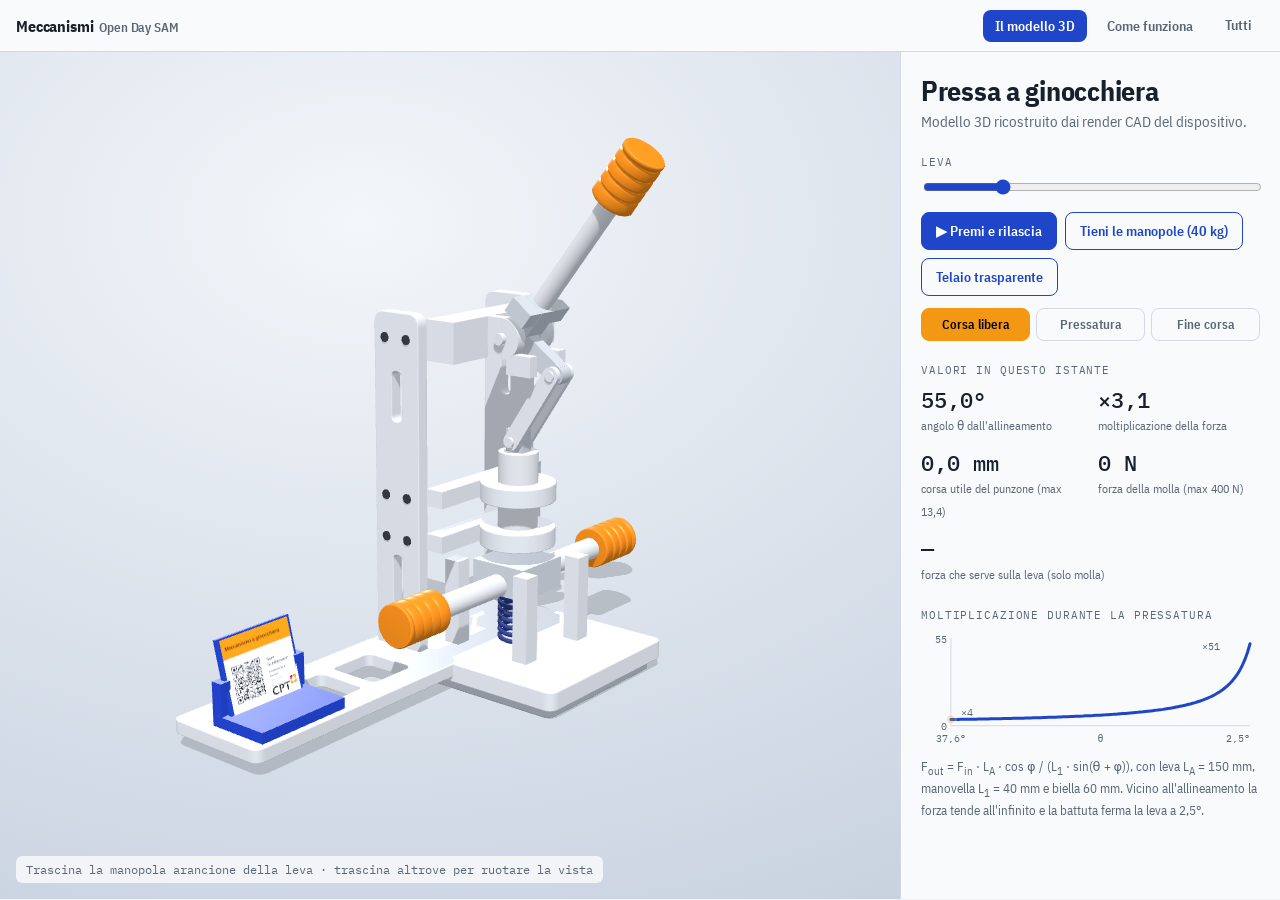
<file: ginocchiera/index.html>
<!doctype html>
<html lang="it">
<head>
<meta charset="utf-8">
<meta name="viewport" content="width=device-width,initial-scale=1,viewport-fit=cover">
<title>Meccanismo a ginocchiera — Come funziona</title>
<meta name="description" content="Come funziona il meccanismo a ginocchiera: animazione interattiva e spiegazione.">
<link rel="preconnect" href="https://fonts.googleapis.com">
<link rel="stylesheet" href="https://fonts.googleapis.com/css2?family=IBM+Plex+Mono:wght@400;500&family=IBM+Plex+Sans+Condensed:wght@400;500;600;700&family=Inter:wght@400;500;600;700&family=Sora:wght@500;600;700;800&display=swap">
<link rel="stylesheet" href="../assets/stile.css?v=4">
</head>
<body>
<nav class="topbar" aria-label="Navigazione">
  <a class="brand" href="../meccanismi/">Meccanismi<small>Open Day SAM</small></a>
  <button class="tab on" type="button" data-view="modello" aria-selected="true">Il modello 3D</button>
  <button class="tab" type="button" data-view="spiega" aria-selected="false">Come funziona</button>
  <a class="tab" href="../meccanismi/" aria-label="Tutti i meccanismi">Tutti</a>
</nav>
<main class="m3d view" id="modello">
<div class="app" style="min-height:560px">
  <div class="stage3" id="stage3" style="min-height:360px">
    <div class="loadmsg" id="loadmsg">Caricamento del modello 3D…</div>
    <div class="hint3">Trascina la manopola arancione della leva · trascina altrove per ruotare la vista</div>
  </div>
  <aside class="panel3">
    <header>
      <h1>Pressa a ginocchiera</h1>
      <p class="sub">Modello 3D ricostruito dai render CAD del dispositivo.</p>
    </header>

    <section>
      <p class="label">Leva</p>
      <input type="range" id="lev" min="0" max="1000" value="0" aria-label="Posizione della leva">
      <div class="row3">
        <button class="btn3" id="pressBtn" type="button">▶ Premi e rilascia</button>
        <button class="btn3 ghost" id="manBtn" type="button" aria-pressed="false">Tieni le manopole (40 kg)</button>
        <button class="btn3 ghost" id="frameBtn" type="button" aria-pressed="false">Telaio trasparente</button>
      </div>
      <div class="pills3" id="ph3">
        <span data-ph="0">Corsa libera</span><span data-ph="1">Pressatura</span><span data-ph="2">Fine corsa</span>
      </div>
    </section>

    <section>
      <p class="label">Valori in questo istante</p>
      <div class="nums">
        <div><b id="vTh">0°</b><span>angolo θ dall'allineamento</span></div>
        <div><b id="vM">×0</b><span>moltiplicazione della forza</span></div>
        <div><b id="vS">0 mm</b><span>corsa utile del punzone (max 13,4)</span></div>
        <div><b id="vF">0 N</b><span>forza della molla (max 400 N)</span></div>
        <div class="wide"><b id="vL">0 N</b><span id="vLl">forza che serve sulla leva</span></div>
      </div>
    </section>

    <section>
      <p class="label">Moltiplicazione durante la pressatura</p>
      <svg class="g3" id="g3" viewBox="0 0 340 120" aria-label="Moltiplicazione della forza in funzione dell'angolo θ">
        <line class="ax" x1="30" y1="96" x2="330" y2="96"/><line class="ax" x1="30" y1="8" x2="30" y2="96"/>
        <path id="g3c" class="cv" d=""/><circle id="g3d" class="dt" r="5" cx="30" cy="96"/>
        <text class="tl" x="30" y="112" text-anchor="middle">37,6°</text>
        <text class="tl" x="180" y="112" text-anchor="middle">θ</text>
        <text class="tl" x="330" y="112" text-anchor="end">2,5°</text>
        <text class="tl" x="26" y="100" text-anchor="end">0</text>
        <text class="tl" x="26" y="13" text-anchor="end">55</text>
        <text class="tl" x="40" y="86">×4</text>
        <text class="tl" id="g3e" x="300" y="20" text-anchor="end">×51</text>
      </svg>
      <p class="note3">F<sub>out</sub> = F<sub>in</sub> · L<sub>A</sub> · cos φ / (L<sub>1</sub> · sin(θ + φ)), con leva L<sub>A</sub> = 150 mm, manovella L<sub>1</sub> = 40 mm e biella 60 mm. Vicino all'allineamento la forza tende all'infinito e la battuta ferma la leva a 2,5°.</p>
    </section>
  </aside>
</div>

</main>
<main class="page view" id="spiega" hidden>

  <header class="hero">
    <span class="eyebrow">Meccanismo a ginocchiera</span>
    <h1>Una piccola spinta,<br><span>una forza enorme</span></h1>
    <p>Trascina la leva e guarda crescere la forza sul punzone.</p>
    <p class="by">Pagina di <b>Sam Schillerwein</b></p>
  </header>

  <div class="stage" id="stage">
<div class="phase-bar" id="phases">
  <div class="phase" data-ph="0">↕ Corsa libera</div>
  <div class="phase" data-ph="1">⬇ Pressatura</div>
  <div class="phase" data-ph="2">🔒 Oltre il punto morto</div>
</div>

<svg id="mech" class="mech" viewBox="0 0 360 300" aria-label="Animazione del meccanismo a ginocchiera">
  <g class="part p-frame">
    <rect class="sv-frame" x="120" y="14" width="200" height="10" rx="3"/>
    <rect class="sv-frame" x="300" y="14" width="12" height="276" rx="3"/>
    <rect class="sv-frame" x="60" y="284" width="252" height="8" rx="3"/>
    <rect class="sv-bush" x="140" y="256" width="60" height="28" rx="3"/>
    <text class="sv-text" x="132" y="276" text-anchor="end">incudine</text>
    <path class="sv-bush" d="M160,24 L180,24 L176,36 L164,36 Z"/>
    <line class="sv-line" x1="146" y1="150" x2="146" y2="252"/>
    <line class="sv-line" x1="194" y1="150" x2="194" y2="252"/>
    <rect id="stop" class="sv-bush" x="140" y="0" width="12" height="16" rx="3"/>
    <text class="sv-text" x="208" y="160">guida</text>
  </g>
  <g id="nutG">
    <ellipse id="nut" cx="170" cy="248" rx="20" ry="8" style="fill:#b07a3c;stroke:#f3d3a6;stroke-width:2"/>
    <g id="crack" style="display:none">
      <path d="M150,252 Q158,240 166,252 Z" style="fill:#b07a3c;stroke:#f3d3a6;stroke-width:1.5"/>
      <path d="M172,252 Q181,239 190,252 Z" style="fill:#b07a3c;stroke:#f3d3a6;stroke-width:1.5"/>
      <circle cx="140" cy="250" r="2.5" style="fill:#f3d3a6"/><circle cx="200" cy="249" r="2" style="fill:#f3d3a6"/>
    </g>
  </g>
  <g class="part p-ram">
    <rect id="ram" class="sv-body2" x="148" y="0" width="44" height="34" rx="4"/>
  </g>
  <g class="part p-link">
    <line id="link1" class="sv-lever" x1="170" y1="30" x2="0" y2="0"/>
    <line id="link2" class="sv-lever" x1="0" y1="0" x2="170" y2="0"/>
  </g>
  <g class="part p-lever">
    <line id="handle" class="sv-acc-stroke" x1="0" y1="0" x2="0" y2="0" style="stroke-width:6"/>
    <circle id="grip" class="sv-acc" cx="0" cy="0" r="9"/>
  </g>
  <g class="part p-knee">
    <circle id="knee" class="sv-roller" cx="0" cy="0" r="8"/>
  </g>
  <circle class="sv-fg" cx="170" cy="30" r="5"/>
  <circle id="pinB" class="sv-fg" cx="170" cy="0" r="5"/>
  <g id="forces">
    <line id="fIn" class="sv-good-stroke" x1="0" y1="0" x2="0" y2="0" style="stroke-width:4"/>
    <path id="fInH" d="" style="fill:#3ccf8e"/>
    <line id="fOut" class="sv-hot-stroke" x1="0" y1="0" x2="0" y2="0" style="stroke-width:5"/>
    <path id="fOutH" d="" style="fill:#ff7a45"/>
    <text id="fInT" class="sv-text-b" x="0" y="0">50 N</text>
    <text id="fOutT" class="sv-text-b" x="0" y="0"></text>
  </g>
  <text class="sv-text" id="alphaT" x="0" y="0"></text>
  <path id="alphaArc" class="sv-pointer" d=""/>
</svg>

<div class="drag-hint" id="hint">👆 Trascina la leva verso sinistra</div>
<div class="flash" id="flash"></div>

<svg id="graph" class="graph" viewBox="0 0 340 92" aria-label="Grafico della moltiplicazione della forza">
  <line class="g-axis" x1="24" y1="72" x2="330" y2="72"/>
  <line class="g-axis" x1="24" y1="8" x2="24" y2="72"/>
  <path class="g-ghost" d=""/><path class="g-trace" d=""/>
  <circle class="g-dot" r="5" cx="24" cy="72"/>
  <text class="g-lbl" x="24" y="86" text-anchor="middle">α 40°</text>
  <text class="g-lbl" x="177" y="86" text-anchor="middle">20°</text>
  <text class="g-lbl" x="320" y="86" text-anchor="middle">α 1°</text>
  <text class="g-lbl" x="2" y="14">×F</text>
</svg>

<div class="readout">
  <div><b id="outA">0°</b><span>angolo α delle aste</span></div>
  <div><b id="outF">0 N</b><span>forza sul punzone</span></div>
  <div><b id="outK">×0</b><span>moltiplicazione</span></div>
</div>

<div class="ctrl">
  <div class="seg" id="speedSeg">
    <button data-v="0">Pausa</button>
    <button data-v="0.5">Lento</button>
    <button data-v="1.2">Normale</button>
    <button data-v="3">Veloce</button>
  </div>
  <button class="pill on" id="forceBtn" aria-pressed="true"><span class="sw"></span>Forze</button>
</div>

  </div>

  <section class="reveal">
    <h2>In 3 passi</h2>
    <p class="lead">Tutto il meccanismo, in un colpo d&#x27;occhio.</p>
    <div class="steps">
      <div class="step"><div class="ico">👉</div><b>Spingi</b><span>la leva sposta il ginocchio di lato</span></div>
      <div class="step"><div class="ico">🦵</div><b>Si raddrizza</b><span>le due aste si mettono in linea</span></div>
      <div class="step"><div class="ico">⬇️</div><b>Preme</b><span>il punzone scende con una forza sempre più grande</span></div>
    </div>
  </section>

  <section class="reveal">
    <h2>Tocca una parte</h2>
    <p class="lead">Si illumina nell'animazione qui sopra.</p>
    <div class="chips" id="chips">
      <button class="chip" data-p="link">Aste</button>
      <button class="chip" data-p="knee">Ginocchio</button>
      <button class="chip" data-p="lever">Leva</button>
      <button class="chip" data-p="ram">Punzone</button>
      <button class="chip" data-p="frame">Telaio</button>
    </div>
    <div class="chip-info" id="chipInfo">Scegli una parte per scoprire a cosa serve.</div>
  </section>

  <section class="reveal">
    <h2>Esperimento: conia una moneta</h2>
    <p class="lead">Negli ultimi gradi la corsa del punzone è minima ma la forza diventa enorme: con 50 N sulla leva, a 2° si superano i 700 N. Spingi la leva fino in fondo e poi oltre il punto morto: il fermo la tiene chiusa da sola.</p>
    <button class="chip" id="tryBtn">▶ Fammelo provare</button>
  </section>

  <section class="reveal">
    <h2>La formula del dispositivo</h2>
    <div class="formula">
      <span class="f">F_out = F_in · L_A · cos φ / (L₁ · sin(θ + φ))</span>
      <p>θ è l&#x27;angolo della manovella rispetto all&#x27;allineamento, φ quello della biella, L_A la leva e L₁ la manovella. All&#x27;inizio della pressatura (θ = 37,6°) la forza è circa 4 volte quella sulla leva, a fine corsa (θ = 2,51°) circa 51 volte. Con le aste allineate tenderebbe all&#x27;infinito.</p>
    </div>
  </section>

  <section class="reveal">
    <h2>Dove lo trovi</h2>
    <p class="lead">Scorri di lato →</p>
    <div class="uses">
      <div class="use"><div class="ico">🏭</div><b>Presse meccaniche</b><span>Coniano monete, stampano lamiere e tranciano pezzi.</span></div>
      <div class="use"><div class="ico">🪨</div><b>Frantoi a mascelle</b><span>Rompono le rocce con una forza enorme.</span></div>
      <div class="use"><div class="ico">🗜️</div><b>Morsetti rapidi e pinze autobloccanti</b><span>Si chiudono oltre il punto morto e restano bloccati da soli.</span></div>
      <div class="use"><div class="ico">🧩</div><b>Stampi a iniezione</b><span>La ginocchiera tiene chiuso lo stampo contro la pressione della plastica.</span></div>
    </div>
  </section>

  <section class="reveal">
    <h2>Il modello</h2>
    <p class="lead">Il meccanismo costruito per l'Open Day.</p>
    <div class="model">
      <img src="render-assieme.jpg" alt="Render CAD dell’assieme completo" style="border-radius:14px;display:block;width:100%">
      <p class="lead" style="margin:0">Il dispositivo è una pressa a leva: abbassando la leva, la manovella si avvicina all&#x27;allineamento con la biella e il punzone preme sul piattello, sostenuto da una molla. Una battuta meccanica ferma la leva vicino al punto morto.</p>
      <dl>
        <dt>Leva (L_A)</dt><dd>circa 150 mm</dd>
        <dt>Manovella (L₁)</dt><dd>40 mm</dd>
        <dt>Biella</dt><dd>60 mm</dd>
        <dt>Corsa utile del punzone</dt><dd>13,4 mm</dd>
        <dt>Corsa della leva</dt><dd>160° in totale, 40° utili</dd>
        <dt>Moltiplicazione</dt><dd>×4 (a 37,6°) → ×51 (a 2,51°)</dd>
        <dt>Molla del piattello</dt><dd>400 N al massimo</dd>
        <dt>Forza sulle manopole</dt><dd>circa 40 kg</dd>
      </dl>
    </div>
  </section>

  <section class="reveal">
    <h2>Hai capito?</h2>
    <div class="quiz">
      <p>Quando la forza sul punzone è più grande?</p>
      <button class="opt" data-ok="0">Quando le aste sono molto piegate</button>
      <button class="opt" data-ok="1">Quando le aste sono quasi in linea</button>
      <button class="opt" data-ok="0">È sempre uguale</button>
      <div class="fb" id="fb" aria-live="polite"></div>
    </div>
  </section>

  <p class="foot">Open Day · Scuola d'arti e mestieri Bellinzona<br><a href="../meccanismi/">← Tutti i meccanismi</a></p>
</main>

<script src="../assets/comune.js?v=3"></script>
<script>
(function(){
"use strict";
const M = Mecc, $ = M.$;
const A = { x:170, y:30 }, LK = 100, FIN = 50, RAM_H = 26, ANVIL = 256, COIN = 4;
let al = 30, ph = 0.6, speed = 1.2, dragging = false, grab = 0, forces = true, coined = false, warned = false;

const knee = a => ({ x: A.x + LK*Math.sin(M.rad(a)), y: A.y + LK*Math.cos(M.rad(a)) });
const pinB = a => A.y + 2*LK*Math.cos(M.rad(a));
const amp = a => 1 / (2*Math.tan(M.rad(a)));
// fermo meccanico oltre il punto morto
const kStop = knee(-4);
$('stop').setAttribute('x', (kStop.x - 21).toFixed(1)); $('stop').setAttribute('y', (kStop.y - 8).toFixed(1));

const G = M.graph('graph', 39, 0, 20);
G.curve(x => Math.min(20, amp(40 - x)));

// la moneta da coniare: un dischetto di 4 px sotto il punzone
const coin = M.el('rect', { x:152, y:ANVIL - COIN, width:36, height:COIN, rx:1.5, style:'fill:#c9cfd8;stroke:#fff;stroke-width:1' }, $('nutG'));
$('nut').style.display = 'none';
const coinTxt = M.el('text', { class:'sv-text-b', x:132, y:252, 'text-anchor':'end' }, $('nutG'));

function arrow(lineId, headId, x1, y1, x2, y2){
  $(lineId).setAttribute('x1', x1.toFixed(1)); $(lineId).setAttribute('y1', y1.toFixed(1));
  $(lineId).setAttribute('x2', x2.toFixed(1)); $(lineId).setAttribute('y2', y2.toFixed(1));
  const a = Math.atan2(y2 - y1, x2 - x1), h = 9;
  const p = (k, s) => (x2 + Math.cos(a + s)*k).toFixed(1) + ',' + (y2 + Math.sin(a + s)*k).toFixed(1);
  $(headId).setAttribute('d', 'M' + (x2 + Math.cos(a)*4).toFixed(1) + ',' + (y2 + Math.sin(a)*4).toFixed(1) + 'L' + p(h, Math.PI*0.82) + 'L' + p(h, -Math.PI*0.82) + 'Z');
}

function render(){
  const K = knee(al), By = pinB(al), ramBottom = By + RAM_H;
  $('link1').setAttribute('x2', K.x.toFixed(1)); $('link1').setAttribute('y2', K.y.toFixed(1));
  $('link2').setAttribute('x1', K.x.toFixed(1)); $('link2').setAttribute('y1', K.y.toFixed(1));
  $('link2').setAttribute('y2', By.toFixed(1));
  $('knee').setAttribute('cx', K.x.toFixed(1)); $('knee').setAttribute('cy', K.y.toFixed(1));
  $('pinB').setAttribute('cy', By.toFixed(1));
  $('ram').setAttribute('y', By.toFixed(1));
  const G2 = { x: K.x + 72, y: K.y - 46 };
  $('handle').setAttribute('x1', K.x.toFixed(1)); $('handle').setAttribute('y1', K.y.toFixed(1));
  $('handle').setAttribute('x2', G2.x.toFixed(1)); $('handle').setAttribute('y2', G2.y.toFixed(1));
  $('grip').setAttribute('cx', G2.x.toFixed(1)); $('grip').setAttribute('cy', G2.y.toFixed(1));
  // angolo α tra asta e verticale
  const r = 34, e = { x: A.x + r*Math.sin(M.rad(al)), y: A.y + r*Math.cos(M.rad(al)) };
  $('alphaArc').setAttribute('d', `M${A.x},${A.y + r} A${r},${r} 0 0 ${al >= 0 ? 0 : 1} ${e.x.toFixed(1)},${e.y.toFixed(1)}`);
  $('alphaT').setAttribute('x', A.x + (al >= 0 ? 6 : -16)); $('alphaT').setAttribute('y', A.y + r + 14); $('alphaT').textContent = 'α';
  // moneta
  const h = ramBottom > ANVIL - COIN ? Math.max(2.6, ANVIL - ramBottom) : COIN;
  coin.setAttribute('y', (ANVIL - h).toFixed(1)); coin.setAttribute('height', h.toFixed(1));
  if (al < 2 && !coined){ coined = true; coin.style.fill = '#e8c25a'; coinTxt.textContent = 'coniata!'; if (dragging) M.flash('flash', 'Moneta coniata!', true); }
  if (al > 20 && coined){ coined = false; coin.style.fill = '#c9cfd8'; coinTxt.textContent = ''; }
  // forze
  $('forces').style.display = forces ? '' : 'none';
  arrow('fIn', 'fInH', G2.x + 48, G2.y, G2.x + 14, G2.y);
  $('fInT').setAttribute('x', (G2.x + 22).toFixed(1)); $('fInT').setAttribute('y', (G2.y - 10).toFixed(1));
  const k = al > 0.3 ? amp(al) : Infinity, fout = FIN*k;
  const len = Math.min(70, 10 + 3*Math.min(k, 20));
  arrow('fOut', 'fOutH', 212, By + 2, 212, By + 2 + len);
  $('fOutT').setAttribute('x', 222); $('fOutT').setAttribute('y', (By + 22).toFixed(1));
  $('fOutT').textContent = al > 0.3 ? M.fmt(fout, 0) + ' N' : 'bloccata';
  $('outA').textContent = M.fmt(al, 1) + '°';
  $('outF').textContent = al > 0.3 ? M.fmt(fout, 0) + ' N' : '—';
  $('outK').textContent = al > 0.3 ? '×' + M.fmt(k, k < 10 ? 1 : 0) : 'bloccata';
  M.phases('phases', al < 0 ? 2 : (ramBottom > ANVIL - COIN ? 1 : 0));
  const gx = Math.max(0, Math.min(39, 40 - al));
  G.at(gx, Math.min(20, amp(40 - gx)));
}

M.hint('hint');
M.drag($('mech'), {
  start: p => { dragging = true; warned = false; grab = knee(al).x - p.x; },
  move: p => {
    const s = (p.x + grab - A.x) / LK;
    al = Math.max(-4, Math.min(40, M.deg(Math.asin(Math.max(-1, Math.min(1, s))))));
    if (al <= -3.5 && !warned){ warned = true; M.flash('flash', 'Bloccata oltre il punto morto: non si riapre da sola'); }
  },
  end: () => { dragging = false; ph = Math.acos(Math.max(-1, Math.min(1, (al - 18)/22))); }
});
M.seg('speedSeg', v => { speed = +v; }, 1.2);
M.toggle('forceBtn', true, v => { forces = v; });
$('tryBtn').addEventListener('click', () => {
  document.querySelector('#speedSeg [data-v="0"]').click();
  al = 30; M.scrollToStage('stage');
  M.flash('flash', 'Ora trascina la leva fino in fondo', true);
});

M.loop(dt => {
  if (!dragging && speed > 0){ ph += speed*dt; al = 18 + 22*Math.cos(ph); }
  render();
});

const INFO = {
  link: '<b>Aste (bracci)</b> — due aste uguali unite al centro da un perno, come una gamba con il ginocchio. Più si avvicinano alla linea dritta, più la forza si moltiplica.',
  knee: '<b>Ginocchio</b> — il perno tra le due aste. È lì che si spinge (con la leva) per raddrizzarle.',
  lever: '<b>Leva</b> — dove si mette la forza d\'ingresso, qui 50 N, come una spinta con la mano.',
  ram: '<b>Punzone</b> — scende lungo la guida e preme sul pezzo. È l\'uscita del meccanismo.',
  frame: '<b>Telaio</b> — tiene fisso il perno in alto e l\'incudine in basso, e porta il fermo che blocca il ginocchio oltre il punto morto.'
};

Mecc.parts('stage', 'chips', 'chipInfo', INFO, 'Scegli una parte per scoprire a cosa serve.');
Mecc.quiz("Esatto! Più α si avvicina a 0°, più la forza si moltiplica.", "Non proprio: guarda il grafico mentre trascini la leva.");
Mecc.reveal();
})();
</script>
<script src="../assets/lib/three.min.js"></script>
<script src="../assets/lib/OrbitControls.js"></script>
<script>
window.addEventListener("error", e => { const m = document.getElementById("loadmsg"); if (m) m.textContent = "Errore nel modello 3D: " + e.message; });
/* Modello 3D interattivo della pressa a ginocchiera.
   Quote ricavate dai render CAD; scala fissata con la corsa utile del punzone (13,4 mm).
   Leva LA = 150 mm, manovella L1 = 40 mm, biella L2 = 60 mm. Unità: mm. */
(function(){
"use strict";
const $ = id => document.getElementById(id);
const rad = d => d*Math.PI/180, deg = r => r*180/Math.PI;
const L1 = 40, L2 = 60, LA = 150, PUNCH = 72;
const TH_MIN = 2.51, TH_START = 37.6, TH_MAX = 70;
const K = 400/13.4, FMAN = 40*9.81;
const LEV_OFF = 2.6;                       // la leva è a 87,4° dalla manovella
const phi = t => Math.asin(L1*Math.sin(rad(t))/L2);
const yB = t => L1*Math.cos(rad(t)) + Math.sqrt(L2*L2 - Math.pow(L1*Math.sin(rad(t)), 2));
const CONTACT = yB(TH_START) + PUNCH;
const comp = t => Math.max(0, yB(t) + PUNCH - CONTACT);
const mult = t => LA*Math.cos(phi(t)) / (L1*Math.sin(rad(t) + phi(t)));
const fmt = (v, n=0) => v.toLocaleString('it-IT', { minimumFractionDigits:n, maximumFractionDigits:n });

let th = 55, dragging = false, man = false, anim = null;

// ---------- pannello ----------
const lev = $('lev');
const thToSlider = t => Math.round((TH_MAX - t)/(TH_MAX - TH_MIN)*1000);
lev.addEventListener('input', () => { anim = null; th = TH_MAX - (+lev.value/1000)*(TH_MAX - TH_MIN); });
const manBtn = $('manBtn');
manBtn.addEventListener('click', () => { man = !man; manBtn.setAttribute('aria-pressed', man); manBtn.classList.toggle('on', man); });
let frameTr = false;
$('frameBtn').addEventListener('click', e => { frameTr = !frameTr; e.currentTarget.setAttribute('aria-pressed', frameTr); e.currentTarget.classList.toggle('on', frameTr); setFrame(); });
$('pressBtn').addEventListener('click', () => { anim = { t:0, from: th }; });

// grafico della moltiplicazione
(function(){
  let d = '';
  for (let i = 0; i <= 120; i++){
    const t = TH_START - (TH_START - TH_MIN)*i/120;
    d += (i ? 'L' : 'M') + gx(t).toFixed(1) + ',' + gy(mult(t)).toFixed(1);
  }
  $('g3c').setAttribute('d', d);
})();
function gx(t){ return 30 + (TH_START - t)/(TH_START - TH_MIN)*300; }
function gy(m){ return 96 - Math.min(55, m)/55*88; }

function updatePanel(){
  const c = comp(th), m = mult(th), inContact = th < TH_START;
  const fs = K*c, fres = fs + (man && inContact ? FMAN : 0);
  const fl = inContact ? fres/m : 0;
  $('vTh').textContent = fmt(th, 1) + '°';
  $('vM').textContent = '×' + fmt(m, m < 10 ? 1 : 0);
  $('vS').textContent = fmt(c, 1) + ' mm';
  $('vF').textContent = fmt(fs, 0) + ' N';
  $('vL').textContent = inContact ? fmt(fl, 0) + ' N  (' + fmt(fl/9.81, 1) + ' kg)' : '—';
  $('vLl').textContent = man ? 'forza che serve sulla leva (molla + 40 kg sulle manopole)' : 'forza che serve sulla leva (solo molla)';
  document.querySelectorAll('#ph3 span').forEach(s => s.classList.toggle('on', +s.dataset.ph === (th > TH_START ? 0 : (th > TH_MIN + 0.3 ? 1 : 2))));
  const dt = $('g3d');
  dt.style.opacity = inContact ? 1 : 0.25;
  const tt = Math.max(TH_MIN, Math.min(TH_START, th));
  dt.setAttribute('cx', gx(tt).toFixed(1)); dt.setAttribute('cy', gy(mult(tt)).toFixed(1));
  if (document.activeElement !== lev) lev.value = thToSlider(th);
}

// ---------- 3D ----------
if (!window.THREE){ $('loadmsg').textContent = 'Il modello 3D non si è caricato. Prova a ricaricare la pagina.'; updatePanel(); return; }
$('loadmsg').remove();
const S = 0.05;                                   // 1 mm = 0,05 unità
const stage = $('stage3');
const renderer = new THREE.WebGLRenderer({ antialias:true, alpha:true });
renderer.setPixelRatio(Math.min(2, window.devicePixelRatio || 1));
renderer.outputEncoding = THREE.sRGBEncoding;
renderer.shadowMap.enabled = true; renderer.shadowMap.type = THREE.PCFSoftShadowMap;
stage.prepend(renderer.domElement);
const scene = new THREE.Scene();
const camera = new THREE.PerspectiveCamera(30, 1, 0.1, 400);
camera.position.set(27, 7, 36);
const controls = new THREE.OrbitControls(camera, renderer.domElement);
controls.target.set(-1, -4.6, 2.5);
controls.enableDamping = true; controls.dampingFactor = 0.08;
controls.minDistance = 10; controls.maxDistance = 90; controls.maxPolarAngle = Math.PI*0.52;

scene.add(new THREE.HemisphereLight(0xf4f7ff, 0x707888, 0.9));
const sun = new THREE.DirectionalLight(0xffffff, 1.05);
sun.position.set(10, 22, 14); sun.castShadow = true; sun.shadow.mapSize.set(2048, 2048);
Object.assign(sun.shadow.camera, { left:-16, right:16, top:16, bottom:-16, near:1, far:70 });
sun.shadow.bias = -0.0004;
scene.add(sun);
const fill = new THREE.DirectionalLight(0xdfe8ff, 0.4); fill.position.set(-12, 6, -10); scene.add(fill);

const M = (c, m, r, extra) => { const o = new THREE.MeshStandardMaterial(Object.assign({ color:new THREE.Color(c).convertSRGBToLinear(), metalness:m, roughness:r }, extra || {})); return o; };
const mat = {
  alu:   M(0xdfe3e8, 0.22, 0.42),
  alu2:  M(0xcfd5dc, 0.28, 0.36),
  steel: M(0xf2f4f7, 0.35, 0.2),
  dark:  M(0x3b414a, 0.4, 0.45),
  orange:M(0xf08a1c, 0.2, 0.35, { emissive:new THREE.Color(0xf08a1c).convertSRGBToLinear(), emissiveIntensity:0 }),
  spring:M(0x2b3d86, 0.3, 0.4),
  blue:  M(0x1f3fc0, 0.1, 0.5)
};
const frameMats = [mat.alu];
function setFrame(){ frameMats.forEach(m => { m.transparent = frameTr; m.opacity = frameTr ? 0.22 : 1; m.depthWrite = !frameTr; m.needsUpdate = true; }); }

const dev = new THREE.Group(); dev.scale.setScalar(S); scene.add(dev);
function mesh(geo, m, parent){ const o = new THREE.Mesh(geo, m); o.castShadow = true; o.receiveShadow = true; (parent || dev).add(o); return o; }
// scatola dati gli estremi
function boxX(x0, x1, y0, y1, z0, z1, m, parent){
  const o = mesh(new THREE.BoxGeometry(x1 - x0, y1 - y0, z1 - z0), m, parent);
  o.position.set((x0 + x1)/2, (y0 + y1)/2, (z0 + z1)/2); return o;
}
// cilindro lungo Z
function cylZ(r, z0, z1, x, y, m, parent, seg){
  const o = mesh(new THREE.CylinderGeometry(r, r, z1 - z0, seg || 32), m, parent);
  o.rotation.x = Math.PI/2; o.position.set(x, y, (z0 + z1)/2); return o;
}
function rr(path, x, y, w, h, r){
  path.moveTo(x + r, y); path.lineTo(x + w - r, y); path.quadraticCurveTo(x + w, y, x + w, y + r);
  path.lineTo(x + w, y + h - r); path.quadraticCurveTo(x + w, y + h, x + w - r, y + h);
  path.lineTo(x + r, y + h); path.quadraticCurveTo(x, y + h, x, y + h - r);
  path.lineTo(x, y + r); path.quadraticCurveTo(x, y, x + r, y);
  return path;
}
// lastra estrusa lungo Z a partire da una forma nel piano XY
function plateXY(shape, z0, z1, m){
  const g = new THREE.ExtrudeGeometry(shape, { depth:z1 - z0, bevelEnabled:true, bevelThickness:0.6, bevelSize:0.6, bevelSegments:2, curveSegments:12 });
  const o = mesh(g, m); o.position.z = z0; return o;
}
// lastra orizzontale (forma nel piano XZ, spessore lungo Y)
function plateXZ(shape, y0, y1, m){
  const g = new THREE.ExtrudeGeometry(shape, { depth:y1 - y0, bevelEnabled:true, bevelThickness:0.6, bevelSize:0.6, bevelSegments:2, curveSegments:12 });
  const o = mesh(g, m); o.rotation.x = Math.PI/2; o.position.y = y1; return o;   // la forma usa (x, z)
}
// manopola arancione con le gole
function knobGeo(len, r){
  const pts = [new THREE.Vector2(0, 0), new THREE.Vector2(r - 1, 0), new THREE.Vector2(r, 1)];
  const n = 4;
  for (let i = 0; i < n; i++){
    const y0 = 3 + i*(len - 6)/n, y1 = y0 + (len - 6)/n;
    pts.push(new THREE.Vector2(r, y0), new THREE.Vector2(r, y0 + (y1 - y0)*0.62), new THREE.Vector2(r - 1.6, y0 + (y1 - y0)*0.72), new THREE.Vector2(r - 1.6, y1 - (y1 - y0)*0.1), new THREE.Vector2(r, y1));
  }
  pts.push(new THREE.Vector2(r, len - 1), new THREE.Vector2(r - 1, len), new THREE.Vector2(0, len));
  return new THREE.LatheGeometry(pts, 48);
}

// --- basamento ---
const BASE = -220;
{
  const s = rr(new THREE.Shape(), -80, -66, 160, 132, 7);
  plateXZ(s, BASE - 12, BASE, mat.alu);
  plateXZ(rr(new THREE.Shape(), -74, -60, 148, 120, 6), BASE - 20, BASE - 12, mat.alu2);
  // prolunga con due tasche e il porta-cartellino
  const e = rr(new THREE.Shape(), -80, 60, 76, 190, 7);
  e.holes.push(rr(new THREE.Path(), -62, 88, 40, 38, 6), rr(new THREE.Path(), -62, 136, 40, 38, 6));
  plateXZ(e, BASE - 8, BASE, mat.alu);
}
// --- montanti laterali con le asole ---
for (const z of [56, -64]){
  const s = new THREE.Shape();
  s.moveTo(-74, BASE); s.lineTo(-36, BASE); s.lineTo(-36, 9); s.quadraticCurveTo(-36, 17, -44, 17);
  s.lineTo(-66, 17); s.quadraticCurveTo(-74, 17, -74, 9); s.lineTo(-74, BASE);
  s.holes.push(rr(new THREE.Path(), -60, -58, 10, 36, 5), rr(new THREE.Path(), -60, -196, 10, 44, 5));
  plateXY(s, z, z + 8, mat.alu);
  // viti a esagono incassato
  const zf = z > 0 ? z + 8.7 : z - 0.7;
  for (const y of [0, -110, -140]) for (const x of [-65, -46]){
    cylZ(3.4, zf - 0.6, zf + 0.6, x, y, mat.dark, null, 18);
  }
}
// --- ponte superiore con le orecchie del perno e la battuta ---
boxX(-36, -12, -14, 14, -56, 56, mat.alu);
for (const [z0, z1] of [[12, 20], [-20, -12]]){
  boxX(-12, 0, -14, 14, z0, z1, mat.alu);
  cylZ(14, z0, z1, 0, 0, mat.alu);
  boxX(4, 24, -24, -10, z0, z1, mat.alu);          // battuta: ferma la leva
}
cylZ(4, -24, 24, 0, 0, mat.steel);
// --- guida del punzone: due anelli ---
for (const yc of [-109, -141]){
  const s = new THREE.Shape(); s.absarc(0, 0, 26, 0, Math.PI*2, false);
  const h = new THREE.Path(); h.absarc(0, 0, 14.6, 0, Math.PI*2, true); s.holes.push(h);
  const g = new THREE.ExtrudeGeometry(s, { depth:12, bevelEnabled:true, bevelThickness:0.6, bevelSize:0.6, bevelSegments:2, curveSegments:40 });
  const o = mesh(g, mat.alu); o.rotation.x = Math.PI/2; o.position.y = yc + 6;
  boxX(-36, -22, yc - 6, yc + 6, -56, 56, mat.alu);
  boxX(-26, -18, yc - 6, yc + 6, -14, 14, mat.alu);
}
// --- scatola della molla: quattro colonnine ---
for (const x of [-30, 30]) for (const z of [-30, 30]) boxX(x - 6, x + 6, BASE, -158, z - 6, z + 6, mat.alu);

// --- parti mobili ---
const lever = new THREE.Group(); lever.scale.setScalar(1); dev.add(lever);
cylZ(10, -11, 11, 0, 0, mat.alu2, lever);
boxX(8, 30, -9, 9, -9, 9, mat.alu2, lever);
boxX(18, 30, -9, 9, -22, 22, mat.alu2, lever);      // ali che battono sulla battuta
{ const r = mesh(new THREE.CylinderGeometry(7, 7, 92, 32), mat.steel, lever); r.rotation.z = -Math.PI/2; r.position.x = 30 + 46; }
{ const k = mesh(knobGeo(40, 15), mat.orange, lever); k.rotation.z = -Math.PI/2; k.position.x = 118; lever.userData.knob = k; }
const crank = new THREE.Group(); crank.rotation.z = rad(-90 + LEV_OFF); lever.add(crank);
boxX(0, L1, -7, 7, -5, 5, mat.alu2, crank);
cylZ(7, -5, 5, L1, 0, mat.alu2, crank);
const kneePin = cylZ(3.5, -11, 11, 0, 0, mat.steel);
const link = new THREE.Group(); dev.add(link);
for (const z of [5.5, -9.5]){ boxX(0, L2, -6, 6, z, z + 4, mat.alu, link); cylZ(6, z, z + 4, 0, 0, mat.alu, link); cylZ(6, z, z + 4, L2, 0, mat.alu, link); }
const punch = new THREE.Group(); dev.add(punch);
{ const c = mesh(new THREE.CylinderGeometry(14, 14, PUNCH - 8, 40), mat.steel, punch); c.position.y = -(8 + (PUNCH - 8)/2); }
boxX(-7, 7, -10, 8, -5, 5, mat.alu2, punch);
cylZ(3.5, -12, 12, 0, 0, mat.steel, punch);
const plate = new THREE.Group(); dev.add(plate);
boxX(-22, 22, -181, -158.5, -22, 22, mat.alu2, plate);
cylZ(8, -92, 92, 0, -173.5, mat.steel, plate);
for (const s of [1, -1]){ const k = mesh(knobGeo(40, 15), mat.orange, plate); k.rotation.x = s > 0 ? Math.PI/2 : -Math.PI/2; k.position.set(0, -173.5, s*90); }
// molla: elica ricostruita quando cambia lunghezza (scalarla deformerebbe il filo)
const spring = mesh(new THREE.BufferGeometry(), mat.spring); spring.position.y = BASE;
let springLen = -1;
function setSpring(len){
  if (Math.abs(len - springLen) < 0.25) return;
  springLen = len;
  const turns = 7, R = 12, n = turns*36, pts = [];
  for (let i = 0; i <= n; i++){ const a = i/36*2*Math.PI; pts.push(new THREE.Vector3(R*Math.cos(a), 1.6 + (len - 3.2)*i/n, R*Math.sin(a))); }
  spring.geometry.dispose();
  spring.geometry = new THREE.TubeGeometry(new THREE.CatmullRomCurve3(pts), n, 1.6, 8, false);
}
// --- porta-cartellino blu con il cartellino QR ---
{
  const h = new THREE.Group(); h.position.set(-30, BASE, 205); dev.add(h);
  boxX(-22, 22, 0, 8, -36, 36, mat.blue, h);
  boxX(-22, -14, 0, 30, -36, -28, mat.blue, h); boxX(-22, -14, 0, 30, 28, 36, mat.blue, h);
  const cv = document.createElement('canvas'); cv.width = 696; cv.height = 576;
  const tex = new THREE.CanvasTexture(cv); tex.encoding = THREE.sRGBEncoding; tex.anisotropy = 8;
  const imgs = {};
  function draw(){
    const g = cv.getContext('2d');
    g.fillStyle = '#ffffff'; g.fillRect(0, 0, 696, 576);
    g.fillStyle = '#f49712'; g.fillRect(0, 0, 696, 156);
    g.fillStyle = '#000'; g.font = 'bold 44px Helvetica, Arial, sans-serif'; g.textBaseline = 'middle';
    g.fillText('Meccanismo a ginocchiera', 34, 80);
    if (imgs.qr) g.drawImage(imgs.qr, 26, 190, 350, 350); else { g.fillStyle = '#ddd'; g.fillRect(30, 186, 348, 348); }
    g.fillStyle = '#5a6a90'; g.font = '28px Helvetica, Arial, sans-serif'; g.fillText('di', 408, 220);
    g.fillStyle = '#000'; g.font = 'bold 38px Helvetica, Arial, sans-serif'; g.fillText('Sam', 408, 266); g.fillText('Schillerwein', 408, 308);
    g.font = 'bold 30px Helvetica, Arial, sans-serif'; g.fillText('Scansiona e', 408, 362); g.fillText('muovi', 408, 396);
    g.fillStyle = '#5a6a90'; g.font = '26px Helvetica, Arial, sans-serif'; g.fillText('Open Day', 408, 432);
    if (imgs.logo) g.drawImage(imgs.logo, 408, 448, 262, 102);
    tex.needsUpdate = true;
  }
  [['qr', '../qr/ginocchiera.png'], ['logo', '../assets/logo_cpt.png']].forEach(([k, src]) => {
    const im = new Image(); im.onload = () => { imgs[k] = im; draw(); }; im.src = src;
  });
  draw();
  const card = new THREE.Mesh(new THREE.PlaneGeometry(58, 48), new THREE.MeshStandardMaterial({ map:tex, roughness:0.6 }));
  card.castShadow = true;
  const cg = new THREE.Group(); cg.position.set(-10, 8, 0); cg.rotation.z = rad(14); h.add(cg);
  card.rotation.y = Math.PI/2; card.position.set(0, 24, 0); cg.add(card);
  const back = new THREE.Mesh(new THREE.BoxGeometry(3, 50, 62), mat.blue); back.position.set(-2, 24, 0); back.castShadow = true; cg.add(back);
}
// pavimento che riceve l'ombra
{ const g = new THREE.Mesh(new THREE.PlaneGeometry(1200, 1200), new THREE.ShadowMaterial({ opacity:0.16 })); g.rotation.x = -Math.PI/2; g.position.y = BASE - 20; g.receiveShadow = true; dev.add(g); }

function pose(){
  const lam = th - LEV_OFF;
  lever.rotation.z = rad(lam);
  const kx = L1*Math.sin(rad(th)), ky = -L1*Math.cos(rad(th)), by = -yB(th);
  kneePin.position.set(kx, ky, 0);
  link.position.set(kx, ky, 0);
  link.rotation.z = Math.atan2(by - ky, 0 - kx);
  punch.position.y = by;
  const c = comp(th);
  plate.position.y = -c;
  setSpring((-181 - c) - BASE);
  mat.orange.emissiveIntensity = man ? 0.18 : 0;
}

// --- trascinamento della leva ---
const ray = new THREE.Raycaster(), ndc = new THREE.Vector2(), planeZ = new THREE.Plane(new THREE.Vector3(0, 0, 1), 0), hit = new THREE.Vector3();
const grabbable = [];
lever.traverse(o => { if (o.isMesh) grabbable.push(o); });
function setRay(e){
  const r = renderer.domElement.getBoundingClientRect();
  ndc.set(((e.clientX - r.left)/r.width)*2 - 1, -((e.clientY - r.top)/r.height)*2 + 1);
  ray.setFromCamera(ndc, camera);
}
let grabOff = 0;
function angleFromRay(){
  if (!ray.ray.intersectPlane(planeZ, hit)) return null;
  return deg(Math.atan2(hit.y/S, hit.x/S));
}
renderer.domElement.addEventListener('pointerdown', e => {
  setRay(e);
  if (ray.intersectObjects(grabbable, false).length){
    const a = angleFromRay(); if (a === null) return;
    dragging = true; anim = null; controls.enabled = false; grabOff = (th - LEV_OFF) - a;
    renderer.domElement.setPointerCapture(e.pointerId); renderer.domElement.style.cursor = 'grabbing';
  }
});
renderer.domElement.addEventListener('pointermove', e => {
  setRay(e);
  if (!dragging){ renderer.domElement.style.cursor = ray.intersectObjects(grabbable, false).length ? 'grab' : ''; return; }
  const a = angleFromRay(); if (a === null) return;
  th = Math.max(TH_MIN, Math.min(TH_MAX, a + grabOff + LEV_OFF));
});
const endDrag = () => { if (!dragging) return; dragging = false; controls.enabled = true; renderer.domElement.style.cursor = ''; };
renderer.domElement.addEventListener('pointerup', endDrag);
renderer.domElement.addEventListener('pointercancel', endDrag);

function resize(){
  const w = stage.clientWidth, h = stage.clientHeight;
  if (!w || !h) return;
  renderer.setSize(w, h, false); camera.aspect = w/h; camera.updateProjectionMatrix();
  // su schermi stretti (telefono) la camera si allontana per far stare tutto il modello
  if (!resize.done){ resize.done = true; const f = Math.max(1, Math.pow(1.45/camera.aspect, 0.55)); camera.position.sub(controls.target).multiplyScalar(f).add(controls.target); }
}
new ResizeObserver(resize).observe(stage); resize();

let last = performance.now();
function loop(t){
  const dt = Math.min(0.05, (t - last)/1000); last = t;
  if (anim){
    anim.t += dt;
    const a = anim.t;
    if (a < 1.6) th = anim.from + (TH_MIN - anim.from)*(0.5 - 0.5*Math.cos(Math.PI*a/1.6));
    else if (a < 2.4) th = TH_MIN;
    else if (a < 3.8) th = TH_MIN + (55 - TH_MIN)*(0.5 - 0.5*Math.cos(Math.PI*(a - 2.4)/1.4));
    else { th = 55; anim = null; }
  } else if (!dragging && document.activeElement !== lev && th < TH_START && th > 5){
    // la molla spinge il punzone in alto e fa risalire la leva, finché non è vicina al punto morto
    th = Math.min(TH_START, th + 22*dt);
  }
  pose(); updatePanel();
  controls.update(); renderer.render(scene, camera);
  requestAnimationFrame(loop);
}
document.addEventListener('vista', e => { if (e.detail === 'modello') resize(); });
requestAnimationFrame(loop);
})();

</script>
<script>
(function(){
  const tabs = [...document.querySelectorAll('.topbar button.tab')];
  function show(v){
    tabs.forEach(t => { const on = t.dataset.view === v; t.classList.toggle('on', on); t.setAttribute('aria-selected', on); document.getElementById(t.dataset.view).hidden = !on; });
    document.dispatchEvent(new CustomEvent('vista', { detail:v }));
    window.scrollTo(0, 0);
  }
  tabs.forEach(t => t.addEventListener('click', () => show(t.dataset.view)));
  if (location.hash === '#spiega') show('spiega');
})();
</script>
</body>
</html>
</file>
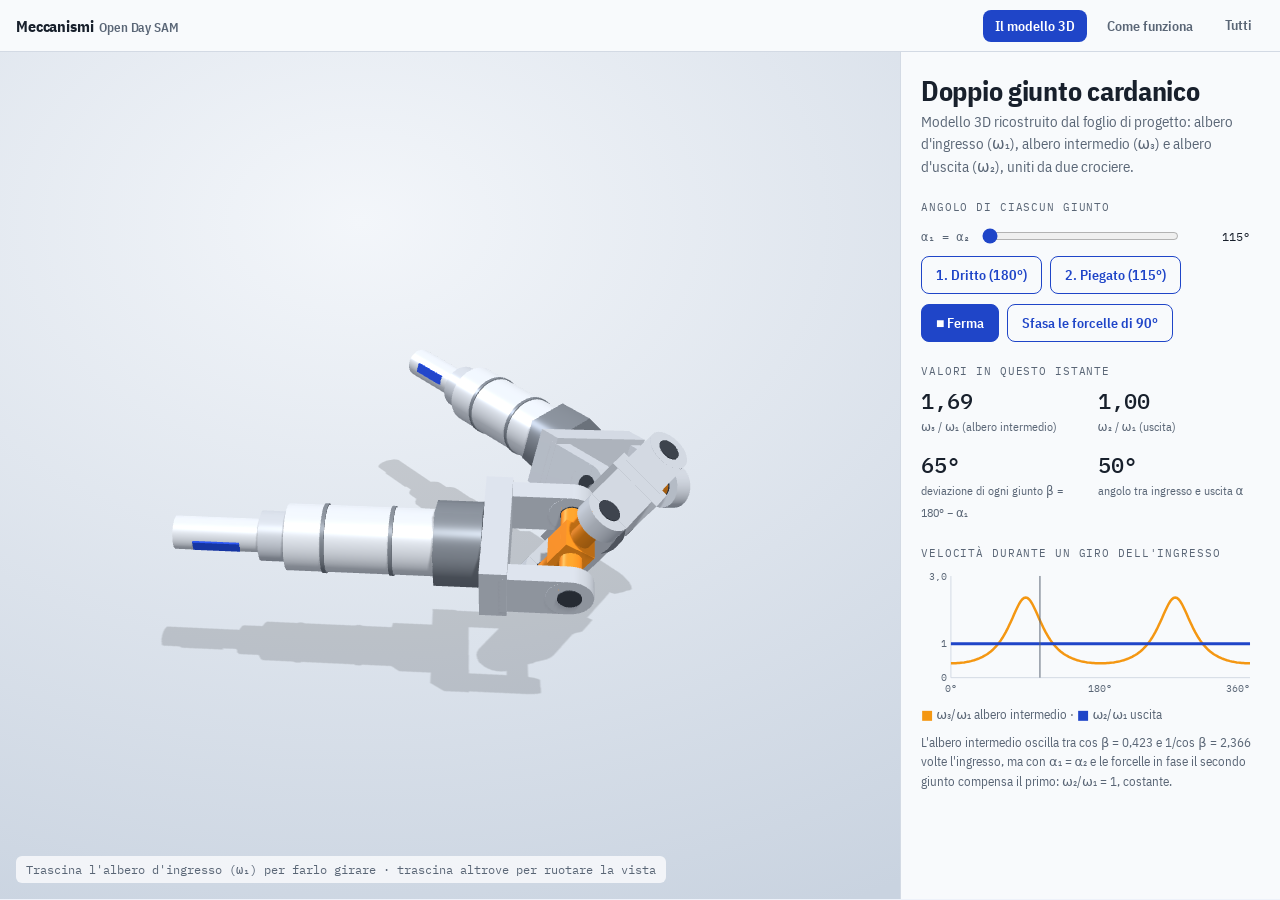
<file: giunto-cardanico/index.html>
<!doctype html>
<html lang="it">
<head>
<meta charset="utf-8">
<meta name="viewport" content="width=device-width,initial-scale=1,viewport-fit=cover">
<title>Giunto cardanico — Come funziona</title>
<meta name="description" content="Come funziona il giunto cardanico: animazione interattiva e spiegazione.">
<link rel="preconnect" href="https://fonts.googleapis.com">
<link rel="stylesheet" href="https://fonts.googleapis.com/css2?family=IBM+Plex+Mono:wght@400;500&family=IBM+Plex+Sans+Condensed:wght@400;500;600;700&family=Inter:wght@400;500;600;700&family=Sora:wght@500;600;700;800&display=swap">
<link rel="stylesheet" href="../assets/stile.css?v=4">
</head>
<body>
<nav class="topbar" aria-label="Navigazione">
  <a class="brand" href="../meccanismi/">Meccanismi<small>Open Day SAM</small></a>
  <button class="tab on" type="button" data-view="modello" aria-selected="true">Il modello 3D</button>
  <button class="tab" type="button" data-view="spiega" aria-selected="false">Come funziona</button>
  <a class="tab" href="../meccanismi/" aria-label="Tutti i meccanismi">Tutti</a>
</nav>
<main class="m3d view" id="modello">
<div class="app" style="min-height:560px">
  <div class="stage3" id="stage3" style="min-height:360px">
    <div class="loadmsg" id="loadmsg">Caricamento del modello 3D…</div>
    <div class="hint3">Trascina l'albero d'ingresso (ω₁) per farlo girare · trascina altrove per ruotare la vista</div>
  </div>
  <aside class="panel3">
    <header>
      <h1>Doppio giunto cardanico</h1>
      <p class="sub">Modello 3D ricostruito dal foglio di progetto: albero d'ingresso (ω₁), albero intermedio (ω₃) e albero d'uscita (ω₂), uniti da due crociere.</p>
    </header>

    <section>
      <p class="label">Angolo di ciascun giunto</p>
      <label class="spd3">α₁ = α₂<input type="range" id="c3Ang" min="115" max="180" step="1" value="115"><output id="c3AngOut">115°</output></label>
      <div class="row3">
        <button class="btn3 ghost" type="button" data-ang="180">1. Dritto (180°)</button>
        <button class="btn3 ghost" type="button" data-ang="115">2. Piegato (115°)</button>
      </div>
      <div class="row3">
        <button class="btn3" id="c3Mot" type="button" aria-pressed="true">■ Ferma</button>
        <button class="btn3 ghost" id="c3Phase" type="button" aria-pressed="false">Sfasa le forcelle di 90°</button>
      </div>
    </section>

    <section>
      <p class="label">Valori in questo istante</p>
      <div class="nums">
        <div><b id="c3W3">1,00</b><span>ω₃ / ω₁ (albero intermedio)</span></div>
        <div><b id="c3W2">1,00</b><span>ω₂ / ω₁ (uscita)</span></div>
        <div><b id="c3B">65°</b><span>deviazione di ogni giunto β = 180° − α₁</span></div>
        <div><b id="c3A">50°</b><span>angolo tra ingresso e uscita α</span></div>
      </div>
    </section>

    <section>
      <p class="label">Velocità durante un giro dell'ingresso</p>
      <svg class="g3" id="c3G" viewBox="0 0 340 130" aria-label="Rapporti di velocità durante un giro">
        <line class="ax" x1="30" y1="110" x2="330" y2="110"/><line class="ax" x1="30" y1="8" x2="30" y2="110"/>
        <line class="ax" id="c3One" x1="30" y1="0" x2="330" y2="0" style="stroke-dasharray:3 3"/>
        <path id="c3C3" d="" style="fill:none;stroke:#f49712;stroke-width:2.5"/>
        <path id="c3C2" d="" style="fill:none;stroke:var(--bar-accent);stroke-width:3"/>
        <line id="c3Cur" x1="30" y1="8" x2="30" y2="110" style="stroke:var(--bar-muted);stroke-width:1"/>
        <text class="tl" x="30" y="124" text-anchor="middle">0°</text><text class="tl" x="180" y="124" text-anchor="middle">180°</text><text class="tl" x="330" y="124" text-anchor="end">360°</text>
        <text class="tl" id="c3Max" x="26" y="12" text-anchor="end"></text><text class="tl" x="26" y="113" text-anchor="end">0</text><text class="tl" id="c3OneL" x="26" y="0" text-anchor="end">1</text>
      </svg>
      <p class="note3"><span style="color:#f49712">■</span> ω₃/ω₁ albero intermedio · <span style="color:var(--bar-accent)">■</span> ω₂/ω₁ uscita</p>
      <p class="note3" id="c3Note"></p>
    </section>
  </aside>
</div>

</main>
<main class="page view" id="spiega" hidden>

  <header class="hero">
    <span class="eyebrow">Giunto cardanico</span>
    <h1>Girare anche<br><span>ad angolo</span></h1>
    <p>Trascina il quadrante d&#x27;ingresso e cambia l&#x27;angolo tra gli alberi.</p>
    <p class="by">Pagina di <b>Giada Misslin</b></p>
  </header>

  <div class="stage" id="stage">
<div class="mode-row">
  <div class="seg" id="betaSeg">
    <button data-v="0">0°</button>
    <button data-v="15">15°</button>
    <button data-v="30">30°</button>
    <button data-v="45">45°</button>
  </div>
</div>

<svg id="mech" class="mech" viewBox="0 0 360 316" aria-label="Animazione del giunto cardanico">
  <g class="part p-shaft">
    <rect class="sv-bush" x="44" y="98" width="20" height="24" rx="3"/>
    <line class="sv-line" x1="54" y1="122" x2="54" y2="168"/>
    <line x1="22" y1="110" x2="126" y2="110" style="stroke:#9fb6ea;stroke-width:12;stroke-linecap:round"/>
    <line id="stripeIn" x1="40" y1="110" x2="110" y2="110" style="stroke:#ff7a45;stroke-width:3"/>
    <text class="sv-text" x="22" y="140">albero motore</text>
  </g>
  <g class="part p-shaft2">
    <line id="shaft2" x1="0" y1="0" x2="0" y2="0" style="stroke:#9fb6ea;stroke-width:12;stroke-linecap:round"/>
    <line id="shaft3" x1="0" y1="0" x2="0" y2="0" style="stroke:#9fb6ea;stroke-width:12;stroke-linecap:round"/>
    <text id="outLbl" class="sv-text" x="0" y="0">albero condotto</text>
  </g>
  <g class="part p-fork" id="forks"></g>
  <g class="part p-cross" id="crosses"></g>
  <rect class="sv-frame" x="20" y="168" width="320" height="4" rx="2"/>

  <g transform="translate(0,6)">
    <circle class="sv-body3" cx="95" cy="238" r="44"/>
    <g id="dialTicks1"></g>
    <line id="needle1" class="sv-acc-stroke" x1="95" y1="238" x2="95" y2="198"/>
    <circle class="sv-fg" cx="95" cy="238" r="5"/>
    <text class="sv-text" x="95" y="300" text-anchor="middle">ingresso</text>
    <circle class="sv-body3" cx="265" cy="238" r="44"/>
    <g id="dialTicks2"></g>
    <line id="ghostNeedle" class="sv-pointer" x1="265" y1="238" x2="265" y2="198"/>
    <line id="needle2" class="sv-hot-stroke" x1="265" y1="238" x2="265" y2="198" style="stroke-width:3.5"/>
    <circle class="sv-fg" cx="265" cy="238" r="5"/>
    <text class="sv-text" x="265" y="300" text-anchor="middle">uscita (tratteggio = ingresso)</text>
  </g>
</svg>

<div class="drag-hint" id="hint">👆 Trascina il quadrante d'ingresso</div>

<svg id="graph" class="graph" viewBox="0 0 340 92" aria-label="Grafico del rapporto di velocità in funzione dell'angolo">
  <line class="g-axis" x1="24" y1="72" x2="330" y2="72"/>
  <line class="g-axis" x1="24" y1="8" x2="24" y2="72"/>
  <line class="g-axis" id="gOne" x1="24" y1="40" x2="330" y2="40" style="stroke-dasharray:2 3"/>
  <path class="g-ghost" d=""/><path class="g-trace" d=""/>
  <circle class="g-dot" r="5" cx="24" cy="72"/>
  <text class="g-lbl" x="24" y="86" text-anchor="middle">0°</text>
  <text class="g-lbl" x="177" y="86" text-anchor="middle">180°</text>
  <text class="g-lbl" x="330" y="86" text-anchor="middle">360°</text>
  <text class="g-lbl" x="2" y="14">ω₂/ω₁</text>
</svg>

<div class="readout">
  <div><b id="outB">30°</b><span>angolo tra gli alberi</span></div>
  <div><b id="outW">1,00</b><span>velocità uscita / ingresso</span></div>
  <div><b id="outD">0°</b><span>anticipo / ritardo</span></div>
</div>

<div class="ctrl">
  <div class="seg" id="speedSeg">
    <button data-v="0">Pausa</button>
    <button data-v="40">Lento</button>
    <button data-v="110">Normale</button>
    <button data-v="360">Veloce</button>
  </div>
  <button class="pill" id="dblBtn" aria-pressed="false"><span class="sw"></span>Doppio cardano</button>
</div>

  </div>

  <section class="reveal">
    <h2>In 3 passi</h2>
    <p class="lead">Tutto il meccanismo, in un colpo d&#x27;occhio.</p>
    <div class="steps">
      <div class="step"><div class="ico">🔄</div><b>Giri</b><span>l&#x27;albero motore gira a velocità costante</span></div>
      <div class="step"><div class="ico">✖️</div><b>La crociera</b><span>unisce due forcelle messe a 90°</span></div>
      <div class="step"><div class="ico">↗️</div><b>Ad angolo</b><span>l&#x27;albero condotto gira anche se è inclinato</span></div>
    </div>
  </section>

  <section class="reveal">
    <h2>Tocca una parte</h2>
    <p class="lead">Si illumina nell'animazione qui sopra.</p>
    <div class="chips" id="chips">
      <button class="chip" data-p="shaft">Albero motore</button>
      <button class="chip" data-p="fork">Forcelle</button>
      <button class="chip" data-p="cross">Crociera</button>
      <button class="chip" data-p="shaft2">Albero condotto</button>
    </div>
    <div class="chip-info" id="chipInfo">Scegli una parte per scoprire a cosa serve.</div>
  </section>

  <section class="reveal">
    <h2>Esperimento: due giunti</h2>
    <p class="lead">Con un solo giunto l&#x27;uscita accelera e rallenta due volte per giro: guarda l&#x27;ago arancione che anticipa e ritarda. Con due giunti uguali e in fase le irregolarità si annullano.</p>
    <button class="chip" id="tryBtn">▶ Metti il doppio cardano</button>
  </section>

  <section class="reveal">
    <h2>La formula</h2>
    <div class="formula">
      <span class="f">tan θ₂ = tan θ₁ / cos β</span>
      <p>β è l&#x27;angolo tra gli alberi. La velocità dell&#x27;uscita oscilla tra cos β e 1/cos β volte quella d&#x27;ingresso: a 30° tra 0,87 e 1,15, cioè ±15%. Per questo i giunti si montano a coppie.</p>
    </div>
  </section>

  <section class="reveal">
    <h2>Dove lo trovi</h2>
    <p class="lead">Scorri di lato →</p>
    <div class="uses">
      <div class="use"><div class="ico">🚚</div><b>Alberi di trasmissione</b><span>Portano il moto dal cambio al ponte posteriore di auto e camion.</span></div>
      <div class="use"><div class="ico">🚜</div><b>Trattori</b><span>La presa di forza fa girare le macchine agricole attaccate dietro.</span></div>
      <div class="use"><div class="ico">🛞</div><b>Piantone dello sterzo</b><span>Collega il volante alla scatola dello sterzo, che non è allineata.</span></div>
      <div class="use"><div class="ico">🔧</div><b>Attrezzi</b><span>Le prolunghe snodate delle chiavi a bussola.</span></div>
    </div>
  </section>

  <section class="reveal">
    <h2>Il modello</h2>
    <p class="lead">Il meccanismo costruito per l'Open Day.</p>
    <div class="model">
      <img src="schizzo.jpg" alt="Schizzo di progetto del doppio giunto cardanico" style="border-radius:14px;display:block;width:100%">
      <p class="lead" style="margin:0">Il modello è un doppio giunto cardanico: albero d&#x27;ingresso, albero intermedio corto e albero d&#x27;uscita, collegati da due crociere. Il foglio di progetto studia due casi: alberi allineati (α₁ = α₂ = 180°) e alberi piegati (α₁ = α₂ = 115°, quindi ogni giunto devia di 65°). Il modello 3D è ricostruito da questo schizzo.</p>
      <dl>
        <dt>Configurazione</dt><dd>doppio giunto cardanico, forcelle in fase</dd>
        <dt>Angolo di ciascun giunto</dt><dd>α₁ = α₂ = 115° (deviazione β = 65°)</dd>
        <dt>Angolo tra ingresso e uscita</dt><dd>α = 50°</dd>
        <dt>Albero intermedio ω₃/ω₁</dt><dd>tra 0,423 e 2,366</dd>
        <dt>Uscita ω₂/ω₁</dt><dd>1 (costante)</dd>
      </dl>
    </div>
  </section>

  <section class="reveal">
    <h2>Hai capito?</h2>
    <div class="quiz">
      <p>Con un solo giunto inclinato di 30°, l&#x27;albero condotto…</p>
      <button class="opt" data-ok="0">gira sempre alla stessa velocità dell&#x27;ingresso</button>
      <button class="opt" data-ok="1">accelera e rallenta due volte per giro</button>
      <button class="opt" data-ok="0">si ferma ogni mezzo giro</button>
      <div class="fb" id="fb" aria-live="polite"></div>
    </div>
  </section>

  <p class="foot">Open Day · Scuola d'arti e mestieri Bellinzona<br><a href="../meccanismi/">← Tutti i meccanismi</a></p>
</main>

<script src="../assets/comune.js?v=3"></script>
<script>
(function(){
"use strict";
const M = Mecc, $ = M.$;
const J1 = { x:150, y:110 }, RF = 20, LM = 95;
let beta = 30, t1 = 0, speed = 110, dbl = false, dragging = false;

const V = (x, y, z) => ({ x, y, z });
const cross = (a, b) => V(a.y*b.z - a.z*b.y, a.z*b.x - a.x*b.z, a.x*b.y - a.y*b.x);
const norm = a => { const l = Math.hypot(a.x, a.y, a.z) || 1; return V(a.x/l, a.y/l, a.z/l); };
const add = (p, d, k) => ({ x: p.x + d.x*k, y: p.y - d.y*k });     // punto sullo schermo: y verso il basso
const pt = p => p.x.toFixed(1) + ',' + p.y.toFixed(1);

// quadranti
[['dialTicks1', 95], ['dialTicks2', 265]].forEach(([id, cx]) => {
  for (let k = 0; k < 12; k++){
    const a = k*Math.PI/6, r1 = k % 3 ? 38 : 34;
    M.el('line', { class:'sv-tick', x1:(cx + r1*Math.sin(a)).toFixed(1), y1:(238 - r1*Math.cos(a)).toFixed(1), x2:(cx + 42*Math.sin(a)).toFixed(1), y2:(238 - 42*Math.cos(a)).toFixed(1) }, $(id));
  }
});
const G = M.graph('graph', 360, 0.6, 1.5);
$('gOne').setAttribute('y1', (72 - (0.4/0.9)*64).toFixed(1)); $('gOne').setAttribute('y2', (72 - (0.4/0.9)*64).toFixed(1));
const ratio = t => dbl ? 1 : Math.cos(M.rad(beta)) / (1 - Math.pow(Math.sin(M.rad(beta)), 2) * Math.pow(Math.cos(M.rad(t)), 2));

function forkPath(J, d, pin, side){
  const base = add(J, d, 24*side), P1 = add(J, pin, RF), P2 = add(J, pin, -RF);
  const S1 = add(base, pin, RF), S2 = add(base, pin, -RF);
  return { d: 'M' + pt(P1) + 'L' + pt(S1) + 'L' + pt(base) + 'L' + pt(S2) + 'L' + pt(P2), P1, P2, z: pin.z };
}
function drawFork(f){
  M.el('path', { d:f.d, style:'fill:none;stroke:#eaf1ff;stroke-width:5;stroke-linejoin:round;stroke-linecap:round' }, $('forks'));
  [[f.P1, f.z], [f.P2, -f.z]].forEach(([p, z]) => M.el('circle', { cx:p.x.toFixed(1), cy:p.y.toFixed(1), r:4.5, class:'sv-roller', style:'stroke-width:2;opacity:' + (z >= 0 ? 1 : 0.45) }, $('forks')));
}
function drawCross(J, a, b){
  const g = $('crosses');
  [a, b].forEach((v, i) => {
    const p1 = add(J, v, RF - 2), p2 = add(J, v, -(RF - 2));
    M.el('line', { x1:p1.x.toFixed(1), y1:p1.y.toFixed(1), x2:p2.x.toFixed(1), y2:p2.y.toFixed(1), style:'stroke:' + (i ? '#ff7a45' : '#5b8dff') + ';stroke-width:4;stroke-linecap:round' }, g);
  });
  M.el('circle', { cx:J.x, cy:J.y, r:5, class:'sv-hot' }, g);
}

let tOut = 0;
function render(){
  const bR = M.rad(beta), a1 = M.rad(t1);
  const d1 = V(1, 0, 0), d2 = V(Math.cos(bR), Math.sin(bR), 0);
  const a = V(0, Math.cos(a1), Math.sin(a1));
  const b = norm(cross(d2, a));
  $('forks').innerHTML = ''; $('crosses').innerHTML = '';
  drawFork(forkPath(J1, d1, a, -1));
  drawFork(forkPath(J1, d2, b, 1));
  drawCross(J1, a, b);
  const s2a = add(J1, d2, 24);
  let raw, endLbl;
  if (!dbl){
    const s2b = add(J1, d2, 150);
    $('shaft2').setAttribute('x1', s2a.x.toFixed(1)); $('shaft2').setAttribute('y1', s2a.y.toFixed(1));
    $('shaft2').setAttribute('x2', s2b.x.toFixed(1)); $('shaft2').setAttribute('y2', s2b.y.toFixed(1));
    $('shaft3').style.display = 'none';
    // angolo dell'uscita: componenti della forcella condotta nel suo piano
    raw = M.deg(Math.atan2(b.x*Math.sin(bR) - b.y*Math.cos(bR), b.z));
    endLbl = add(J1, d2, 80); endLbl = { x: endLbl.x + 10, y: endLbl.y };
  } else {
    const J2 = add(J1, d2, LM), s2b = add(J1, d2, LM - 24);
    $('shaft2').setAttribute('x1', s2a.x.toFixed(1)); $('shaft2').setAttribute('y1', s2a.y.toFixed(1));
    $('shaft2').setAttribute('x2', s2b.x.toFixed(1)); $('shaft2').setAttribute('y2', s2b.y.toFixed(1));
    const e = norm(cross(d1, b));
    drawFork(forkPath(J2, d2, b, -1));
    drawFork(forkPath(J2, d1, e, 1));
    drawCross(J2, b, e);
    $('shaft3').style.display = '';
    $('shaft3').setAttribute('x1', (J2.x + 24).toFixed(1)); $('shaft3').setAttribute('y1', J2.y.toFixed(1));
    $('shaft3').setAttribute('x2', 340); $('shaft3').setAttribute('y2', J2.y.toFixed(1));
    raw = M.deg(Math.atan2(-e.y, e.z)) - 90;
    endLbl = { x: 262, y: J2.y };
  }
  tOut = t1 + M.wrap180(raw - t1);
  $('outLbl').setAttribute('x', Math.min(262, endLbl.x).toFixed(0)); $('outLbl').setAttribute('y', (endLbl.y + 24).toFixed(0));
  $('outLbl').textContent = 'albero condotto';
  // striscia sull'albero motore: mostra che gira
  const sy = 110 - 4.5*Math.cos(a1);
  $('stripeIn').setAttribute('y1', sy.toFixed(1)); $('stripeIn').setAttribute('y2', sy.toFixed(1));
  $('stripeIn').style.opacity = Math.sin(a1) >= 0 ? 1 : 0.25;
  const nd = (id, cx, t) => { $(id).setAttribute('x2', (cx + 38*Math.sin(M.rad(t))).toFixed(1)); $(id).setAttribute('y2', (238 - 38*Math.cos(M.rad(t))).toFixed(1)); };
  nd('needle1', 95, t1); nd('ghostNeedle', 265, t1); nd('needle2', 265, tOut);
  const tt = ((t1 % 360) + 360) % 360, r = ratio(tt), diff = tOut - t1;
  $('outW').textContent = M.fmt(r, 2);
  $('outD').textContent = (diff >= 0.05 ? '+' : (diff <= -0.05 ? '−' : '')) + M.fmt(Math.abs(diff), 1) + '°';
  G.at(tt, r);
}

M.hint('hint');
M.dragRotate($('mech'), { x:95, y:244 }, d => { t1 -= d; }, { start: () => { dragging = true; }, end: () => { dragging = false; } });
M.seg('betaSeg', v => { beta = +v; $('outB').textContent = v + '°'; G.curve(ratio); }, 30);
M.seg('speedSeg', v => { speed = +v; }, 110);
const setDbl = M.toggle('dblBtn', false, v => { dbl = v; G.curve(ratio); });
$('tryBtn').addEventListener('click', () => { setDbl(true); if (beta === 0) document.querySelector('#betaSeg [data-v="30"]').click(); M.scrollToStage('stage'); });

M.loop(dt => { if (!dragging) t1 += speed*dt; render(); });

const INFO = {
  shaft: '<b>Albero motore</b> — porta il moto in ingresso. Gira a velocità costante.',
  shaft2: '<b>Albero condotto</b> — riceve il moto anche se è inclinato. Con un solo giunto la sua velocità oscilla due volte per giro.',
  fork: '<b>Forcelle</b> — una all\'estremità di ciascun albero. Ognuna tiene due bracci opposti della crociera e può ruotare attorno a loro.',
  cross: '<b>Crociera</b> — la croce al centro (blu e arancione). Un braccio è infilato nella prima forcella, l\'altro nella seconda: è lei che permette l\'angolo.'
};

Mecc.parts('stage', 'chips', 'chipInfo', INFO, 'Scegli una parte per scoprire a cosa serve.');
Mecc.quiz("Esatto! Per questo si usano due giunti in fase: il secondo compensa il primo.", "Non proprio: guarda il grafico ω₂/ω₁ mentre l'albero gira.");
Mecc.reveal();
})();
</script>
<script src="../assets/lib/three.min.js"></script>
<script src="../assets/lib/OrbitControls.js"></script>
<script>
window.addEventListener("error", e => { const m = document.getElementById("loadmsg"); if (m) m.textContent = "Errore nel modello 3D: " + e.message; });
/* Modello 3D interattivo del doppio giunto cardanico, ricostruito dal foglio di progetto.
   Ingresso ω1, albero intermedio ω3, uscita ω2; α1 = α2 è l'angolo (interno) di ciascun giunto,
   β = 180° − α1 la deviazione. Piegatura nel piano orizzontale. Unità: mm. */
(function(){
"use strict";
const $ = id => document.getElementById(id);
const rad = d => d*Math.PI/180, deg = r => r*180/Math.PI;
const fmt = (v, n=0) => v.toLocaleString('it-IT', { minimumFractionDigits:n, maximumFractionDigits:n });
const LM = 44, RP = 16;
let alpha1 = 115, t1 = 0, motor = true, phase90 = false, dragging = false;

// --- cinematica (vettoriale, esatta) ---
const V = (x, y, z) => ({ x, y, z });
const cr = (a, b) => V(a.y*b.z - a.z*b.y, a.z*b.x - a.x*b.z, a.x*b.y - a.y*b.x);
const dot = (a, b) => a.x*b.x + a.y*b.y + a.z*b.z;
const nrm = a => { const l = Math.hypot(a.x, a.y, a.z) || 1; return V(a.x/l, a.y/l, a.z/l); };
function kin(t, a1, ph){
  const b = rad(180 - a1);
  const d1 = V(1, 0, 0), d2 = V(Math.cos(b), 0, -Math.sin(b)), d3 = V(Math.cos(2*b), 0, -Math.sin(2*b));
  const A = V(0, Math.cos(rad(t)), Math.sin(rad(t)));
  const B = nrm(cr(d2, A));
  const Cp = ph ? nrm(cr(d2, B)) : B;
  const E = nrm(cr(d3, Cp));
  const up = V(0, 1, 0);
  const th3 = deg(Math.atan2(dot(B, cr(d2, up)), dot(B, up)));
  const th2 = deg(Math.atan2(dot(E, cr(d3, up)), dot(E, up)));
  return { d1, d2, d3, A, B, Cp, E, th3, th2 };
}
const w180 = d => ((d % 360) + 540) % 360 - 180;
function ratios(t, a1, ph){
  const h = 0.25, p = kin(t + h, a1, ph), m = kin(t - h, a1, ph);
  return { r3: w180(p.th3 - m.th3)/(2*h), r2: w180(p.th2 - m.th2)/(2*h) };
}

// --- pannello ---
const ang = $('c3Ang');
function setAng(v){ alpha1 = +v; ang.value = v; $('c3AngOut').value = v + '°'; drawGraph(); }
ang.addEventListener('input', () => setAng(ang.value));
document.querySelectorAll('[data-ang]').forEach(b => b.addEventListener('click', () => setAng(b.dataset.ang)));
$('c3Mot').addEventListener('click', e => { motor = !motor; e.currentTarget.textContent = motor ? '■ Ferma' : '▶ Gira'; e.currentTarget.setAttribute('aria-pressed', motor); });
$('c3Phase').addEventListener('click', e => { phase90 = !phase90; e.currentTarget.classList.toggle('on', phase90); e.currentTarget.setAttribute('aria-pressed', phase90); e.currentTarget.textContent = phase90 ? 'Rimetti le forcelle in fase' : 'Sfasa le forcelle di 90°'; drawGraph(); });
let yMax = 2.6;
const GX = t => 30 + t/360*300, GY = v => 110 - Math.min(v, yMax)/yMax*102;
function drawGraph(){
  let d3 = '', d2 = '', mx = 1;
  const pts = [];
  for (let i = 0; i <= 180; i++){ const t = i*2, r = ratios(t, alpha1, phase90); pts.push([t, r]); mx = Math.max(mx, r.r3, r.r2); }
  yMax = Math.max(1.5, Math.ceil(mx*1.1*2)/2);
  pts.forEach(([t, r], i) => { d3 += (i ? 'L' : 'M') + GX(t).toFixed(1) + ',' + GY(r.r3).toFixed(1); d2 += (i ? 'L' : 'M') + GX(t).toFixed(1) + ',' + GY(r.r2).toFixed(1); });
  $('c3C3').setAttribute('d', d3); $('c3C2').setAttribute('d', d2);
  const y1 = GY(1).toFixed(1); $('c3One').setAttribute('y1', y1); $('c3One').setAttribute('y2', y1); $('c3OneL').setAttribute('y', +y1 + 3);
  $('c3Max').textContent = fmt(yMax, 1);
  const b = 180 - alpha1, cb = Math.cos(rad(b));
  $('c3B').textContent = b + '°'; $('c3A').textContent = (2*alpha1 - 180) + '°';
  $('c3Note').textContent = b === 0
    ? 'Alberi allineati: tutti e tre girano alla stessa velocità, ω₁ = ω₃ = ω₂.'
    : (phase90
      ? `Forcelle sfasate: le irregolarità dei due giunti si sommano e l'uscita oscilla tra ${fmt(cb*cb, 3)} e ${fmt(1/(cb*cb), 3)} volte l'ingresso.`
      : `L'albero intermedio oscilla tra cos β = ${fmt(cb, 3)} e 1/cos β = ${fmt(1/cb, 3)} volte l'ingresso, ma con α₁ = α₂ e le forcelle in fase il secondo giunto compensa il primo: ω₂/ω₁ = 1, costante.`);
}
function panel(){
  const t = ((t1 % 360) + 360) % 360, r = ratios(t, alpha1, phase90);
  $('c3W3').textContent = fmt(r.r3, 2); $('c3W2').textContent = fmt(r.r2, 2);
  $('c3Cur').setAttribute('x1', GX(t).toFixed(1)); $('c3Cur').setAttribute('x2', GX(t).toFixed(1));
}
setAng(115);

if (!window.THREE){ $('loadmsg').textContent = 'Il modello 3D non si è caricato. Prova a ricaricare la pagina.'; panel(); return; }
$('loadmsg').remove();
const S = 0.06, stage = $('stage3');
const renderer = new THREE.WebGLRenderer({ antialias:true, alpha:true });
renderer.setPixelRatio(Math.min(2, window.devicePixelRatio || 1));
renderer.outputEncoding = THREE.sRGBEncoding; renderer.shadowMap.enabled = true; renderer.shadowMap.type = THREE.PCFSoftShadowMap;
stage.prepend(renderer.domElement);
const scene = new THREE.Scene();
const camera = new THREE.PerspectiveCamera(30, 1, 0.1, 400);
camera.position.set(1.8, 12, 22.5);
const controls = new THREE.OrbitControls(camera, renderer.domElement);
controls.target.set(0, 0, 0); controls.enableDamping = true; controls.dampingFactor = 0.08; controls.minDistance = 6; controls.maxDistance = 70;
scene.add(new THREE.HemisphereLight(0xf4f7ff, 0x6c7484, 0.85));
const sun = new THREE.DirectionalLight(0xffffff, 1.0); sun.position.set(6, 22, 12); sun.castShadow = true; sun.shadow.mapSize.set(2048, 2048);
Object.assign(sun.shadow.camera, { left:-14, right:14, top:14, bottom:-14, near:1, far:60 }); sun.shadow.bias = -0.0004; scene.add(sun);
const fill = new THREE.DirectionalLight(0xdfe8ff, 0.45); fill.position.set(-14, 8, -8); scene.add(fill);
const Mt = (c, m, r) => new THREE.MeshStandardMaterial({ color:new THREE.Color(c).convertSRGBToLinear(), metalness:m, roughness:r });
const mat = { shaft: Mt(0xdde1e6, 0.35, 0.3), fork: Mt(0xc9ced5, 0.35, 0.32), hex: Mt(0x8d949d, 0.5, 0.35), cross: Mt(0xf08a1c, 0.25, 0.4), pin: Mt(0x3b414a, 0.4, 0.4), mark: Mt(0x1f45c8, 0.2, 0.4) };
const dev = new THREE.Group(); dev.scale.setScalar(S); scene.add(dev);
function mesh(g, m, parent){ const o = new THREE.Mesh(g, m); o.castShadow = true; o.receiveShadow = true; parent.add(o); return o; }
function cylX(r, x0, x1, m, parent, seg){ const o = mesh(new THREE.CylinderGeometry(r, r, x1 - x0, seg || 32), m, parent); o.rotation.z = Math.PI/2; o.position.x = (x0 + x1)/2; return o; }
function boxP(x0, x1, y0, y1, z0, z1, m, parent){ const o = mesh(new THREE.BoxGeometry(x1 - x0, y1 - y0, z1 - z0), m, parent); o.position.set((x0 + x1)/2, (y0 + y1)/2, (z0 + z1)/2); return o; }
// forcella: s = +1 se l'albero sta dalla parte +x del centro del giunto, -1 se dalla parte -x
function fork(parent, s, x0){
  const g = new THREE.Group(); g.position.x = x0; parent.add(g);
  for (const sy of [-1, 1]){
    boxP(s > 0 ? 0 : -20, s > 0 ? 20 : 0, sy > 0 ? 13.5 : -19.5, sy > 0 ? 19.5 : -13.5, -7, 7, mat.fork, g);
    const boss = mesh(new THREE.CylinderGeometry(7, 7, 6, 28), mat.fork, g); boss.position.set(0, sy*16.5, 0);
    const cap = mesh(new THREE.CylinderGeometry(3.6, 3.6, 6.6, 18), mat.pin, g); cap.position.set(0, sy*16.5, 0);
  }
  boxP(s > 0 ? 18 : -26, s > 0 ? 26 : -18, -19.5, 19.5, -9, 9, mat.fork, g);
  return g;
}
function crossPiece(){
  const g = new THREE.Group(); dev.add(g);
  mesh(new THREE.BoxGeometry(10, 10, 10), mat.cross, g);
  cylX(3.4, -RP - 1, RP + 1, mat.cross, g, 18);
  const c = mesh(new THREE.CylinderGeometry(3.4, 3.4, 2*RP + 2, 18), mat.cross, g);
  return g;
}
// albero d'ingresso (dal giunto verso -x) e d'uscita (verso +x): forcella, esagono, tubo, collare, codolo
function endShaft(s){
  const g = new THREE.Group(); dev.add(g);
  fork(g, s, 0);
  const X = v => s*v;
  const hex = mesh(new THREE.CylinderGeometry(13, 13, 14, 6), mat.hex, g); hex.rotation.z = Math.PI/2; hex.position.x = X(33);
  const tube = cylX(10, Math.min(X(40), X(84)), Math.max(X(40), X(84)), mat.shaft, g);
  for (const v of [52, 72]) cylX(10.4, Math.min(X(v), X(v + 1.2)), Math.max(X(v), X(v + 1.2)), mat.hex, g);
  cylX(7.5, Math.min(X(84), X(92)), Math.max(X(84), X(92)), mat.fork, g);
  cylX(5, Math.min(X(92), X(118)), Math.max(X(92), X(118)), mat.shaft, g);
  const key = boxP(Math.min(X(98), X(112)), Math.max(X(98), X(112)), 3.6, 5.4, -1.6, 1.6, mat.mark, g);
  return g;
}
const inShaft = endShaft(-1), outShaft = endShaft(1);
const mid = new THREE.Group(); dev.add(mid);
fork(mid, 1, 0);
cylX(8, 12, LM - 12, mat.fork, mid);
for (const v of [17, LM - 17]) cylX(9.5, v - 1.5, v + 1.5, mat.hex, mid);
const fork2Holder = new THREE.Group(); fork2Holder.position.x = LM; mid.add(fork2Holder);
fork(fork2Holder, -1, 0);
const cross1 = crossPiece(), cross2 = crossPiece();
{ const g = new THREE.Mesh(new THREE.PlaneGeometry(1400, 1400), new THREE.ShadowMaterial({ opacity:0.15 })); g.rotation.x = -Math.PI/2; g.position.y = -60; g.receiveShadow = true; dev.add(g); }
const inMeshes = []; inShaft.traverse(o => o.isMesh && inMeshes.push(o));

const tv = v => new THREE.Vector3(v.x, v.y, v.z);
function setBasis(obj, x, y){ const X = tv(x), Y = tv(y), Z = new THREE.Vector3().crossVectors(X, Y); obj.quaternion.setFromRotationMatrix(new THREE.Matrix4().makeBasis(X, Y, Z)); }
function pose(){
  const k = kin(t1, alpha1, phase90);
  const J1 = new THREE.Vector3(0, 0, 0), J2 = tv(k.d2).multiplyScalar(LM);
  const c = J1.clone().add(J2).add(tv(k.d1).multiplyScalar(-118)).add(J2.clone().add(tv(k.d3).multiplyScalar(118))).multiplyScalar(0.25);
  dev.position.copy(c).multiplyScalar(-S);
  inShaft.position.copy(J1); setBasis(inShaft, k.d1, k.A);
  mid.position.copy(J1); setBasis(mid, k.d2, k.B);
  fork2Holder.rotation.x = phase90 ? Math.PI/2 : 0;
  outShaft.position.copy(J2); setBasis(outShaft, k.d3, k.E);
  cross1.position.copy(J1); setBasis(cross1, k.A, k.B);
  cross2.position.copy(J2); setBasis(cross2, k.Cp, k.E);
}

// --- trascinamento dell'albero d'ingresso ---
const ray = new THREE.Raycaster(), ndc = new THREE.Vector2();
let lastX = 0;
function setRay(e){ const r = renderer.domElement.getBoundingClientRect(); ndc.set(((e.clientX - r.left)/r.width)*2 - 1, -((e.clientY - r.top)/r.height)*2 + 1); ray.setFromCamera(ndc, camera); }
renderer.domElement.addEventListener('pointerdown', e => {
  setRay(e); if (!ray.intersectObjects(inMeshes, false).length) return;
  dragging = true; lastX = e.clientY + e.clientX; controls.enabled = false; renderer.domElement.setPointerCapture(e.pointerId); renderer.domElement.style.cursor = 'grabbing';
});
renderer.domElement.addEventListener('pointermove', e => {
  if (!dragging){ setRay(e); renderer.domElement.style.cursor = ray.intersectObjects(inMeshes, false).length ? 'grab' : ''; return; }
  const v = e.clientY + e.clientX; t1 += (v - lastX)*0.9; lastX = v;
});
const endDrag = () => { if (!dragging) return; dragging = false; controls.enabled = true; renderer.domElement.style.cursor = ''; };
renderer.domElement.addEventListener('pointerup', endDrag); renderer.domElement.addEventListener('pointercancel', endDrag);

function resize(){
  const w = stage.clientWidth, h = stage.clientHeight; if (!w || !h) return;
  renderer.setSize(w, h, false); camera.aspect = w/h; camera.updateProjectionMatrix();
  if (!resize.done){ resize.done = true; const f = Math.max(1, Math.pow(1.45/camera.aspect, 0.55)); camera.position.sub(controls.target).multiplyScalar(f).add(controls.target); }
}
new ResizeObserver(resize).observe(stage); resize();
document.addEventListener('vista', e => { if (e.detail === 'modello') resize(); });
let last = performance.now();
function loop(now){
  const dt = Math.min(0.05, (now - last)/1000); last = now;
  if (motor && !dragging) t1 += 120*dt;
  pose(); panel(); controls.update(); renderer.render(scene, camera);
  requestAnimationFrame(loop);
}
requestAnimationFrame(loop);
})();

</script>
<script>
(function(){
  const tabs = [...document.querySelectorAll('.topbar button.tab')];
  function show(v){
    tabs.forEach(t => { const on = t.dataset.view === v; t.classList.toggle('on', on); t.setAttribute('aria-selected', on); document.getElementById(t.dataset.view).hidden = !on; });
    document.dispatchEvent(new CustomEvent('vista', { detail:v }));
    window.scrollTo(0, 0);
  }
  tabs.forEach(t => t.addEventListener('click', () => show(t.dataset.view)));
  if (location.hash === '#spiega') show('spiega');
})();
</script>
</body>
</html>
</file>
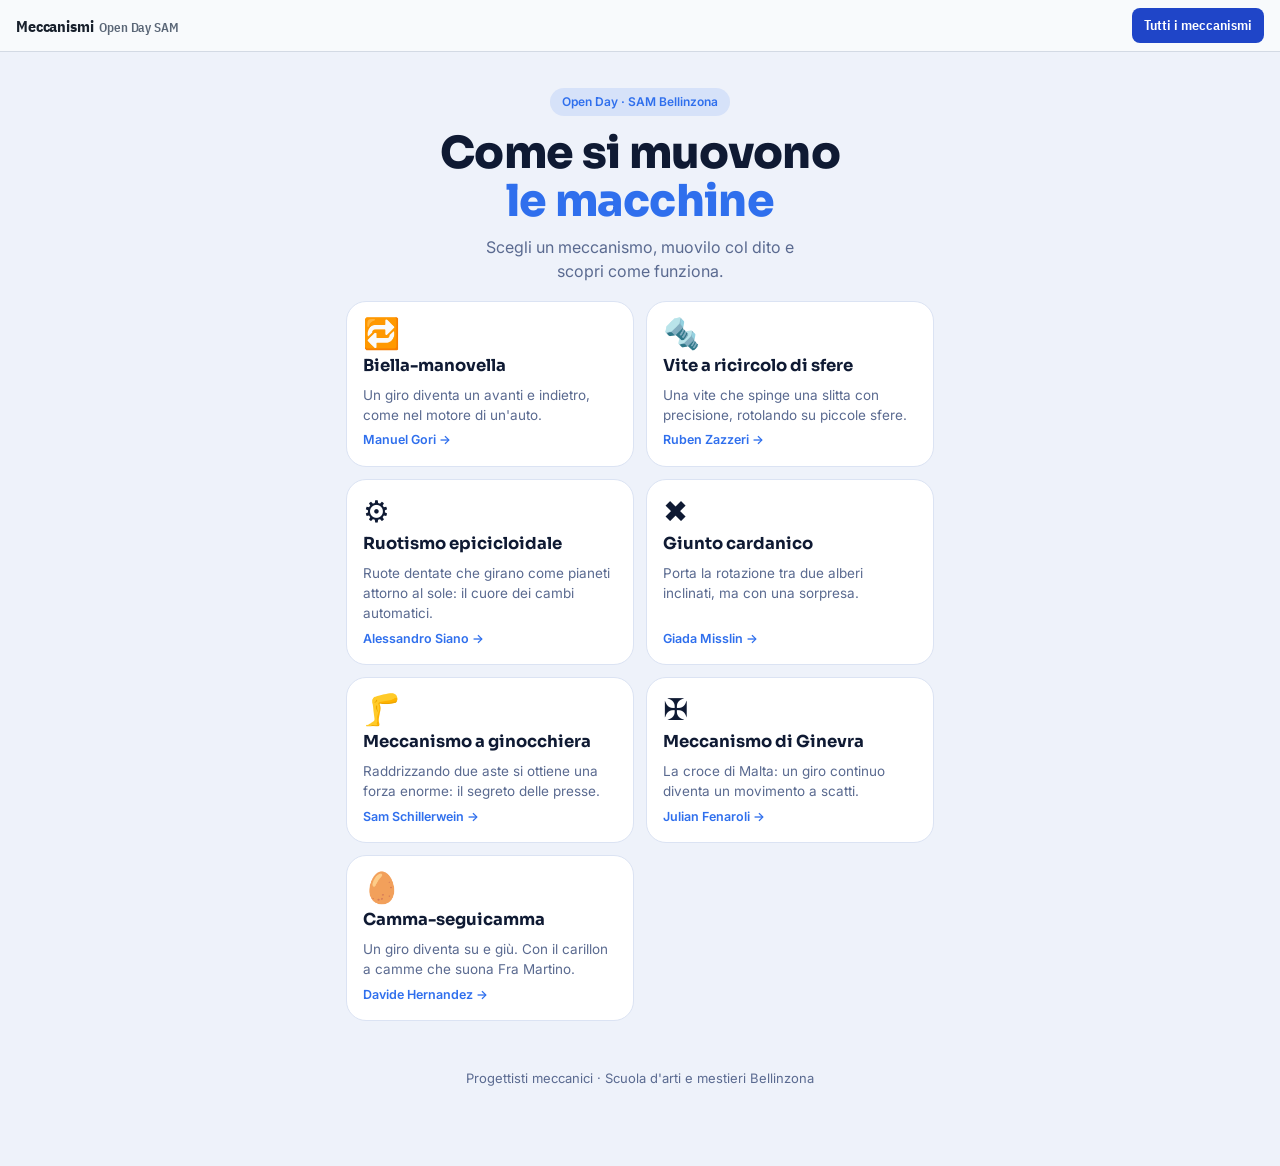
<file: meccanismi/index.html>
<!doctype html>
<html lang="it">
<head>
<meta charset="utf-8">
<meta name="viewport" content="width=device-width,initial-scale=1,viewport-fit=cover">
<title>Meccanismi — Open Day SAM</title>
<meta name="description" content="Sette meccanismi da muovere col dito, spiegati dagli allievi progettisti meccanici della SAM di Bellinzona.">
<link rel="preconnect" href="https://fonts.googleapis.com">
<link rel="stylesheet" href="https://fonts.googleapis.com/css2?family=IBM+Plex+Mono:wght@400;500&family=IBM+Plex+Sans+Condensed:wght@400;500;600;700&family=Inter:wght@400;500;600;700&family=Sora:wght@500;600;700;800&display=swap">
<link rel="stylesheet" href="../assets/stile.css?v=4">
</head>
<body>
<nav class="topbar" aria-label="Navigazione">
  <a class="brand" href="../meccanismi/">Meccanismi<small>Open Day SAM</small></a>
  <a class="tab on" href="../meccanismi/">Tutti i meccanismi</a>
</nav>
<main class="page">
  <header class="hero">
    <span class="eyebrow">Open Day · SAM Bellinzona</span>
    <h1>Come si muovono<br><span>le macchine</span></h1>
    <p>Scegli un meccanismo, muovilo col dito e scopri come funziona.</p>
  </header>
  <div class="grid">
    <a class="card" href="../biella-manovella/">
      <div class="ico">🔁</div>
      <b>Biella-manovella</b>
      <span>Un giro diventa un avanti e indietro, come nel motore di un&#x27;auto.</span>
      <em>Manuel Gori →</em>
    </a>
    <a class="card" href="../vite-ricircolo-sfere/">
      <div class="ico">🔩</div>
      <b>Vite a ricircolo di sfere</b>
      <span>Una vite che spinge una slitta con precisione, rotolando su piccole sfere.</span>
      <em>Ruben Zazzeri →</em>
    </a>
    <a class="card" href="../ruotismo-epicicloidale/">
      <div class="ico">⚙️</div>
      <b>Ruotismo epicicloidale</b>
      <span>Ruote dentate che girano come pianeti attorno al sole: il cuore dei cambi automatici.</span>
      <em>Alessandro Siano →</em>
    </a>
    <a class="card" href="../giunto-cardanico/">
      <div class="ico">✖️</div>
      <b>Giunto cardanico</b>
      <span>Porta la rotazione tra due alberi inclinati, ma con una sorpresa.</span>
      <em>Giada Misslin →</em>
    </a>
    <a class="card" href="../ginocchiera/">
      <div class="ico">🦵</div>
      <b>Meccanismo a ginocchiera</b>
      <span>Raddrizzando due aste si ottiene una forza enorme: il segreto delle presse.</span>
      <em>Sam Schillerwein →</em>
    </a>
    <a class="card" href="../croce-di-malta/">
      <div class="ico">✠</div>
      <b>Meccanismo di Ginevra</b>
      <span>La croce di Malta: un giro continuo diventa un movimento a scatti.</span>
      <em>Julian Fenaroli →</em>
    </a>
    <a class="card" href="../#camma">
      <div class="ico">🥚</div>
      <b>Camma-seguicamma</b>
      <span>Un giro diventa su e giù. Con il carillon a camme che suona Fra Martino.</span>
      <em>Davide Hernandez →</em>
    </a>
  </div>
  <p class="foot">Progettisti meccanici · Scuola d'arti e mestieri Bellinzona</p>
</main>
<script src="../assets/comune.js?v=3"></script>
<script>Mecc.reveal();</script>
</body>
</html>
</file>
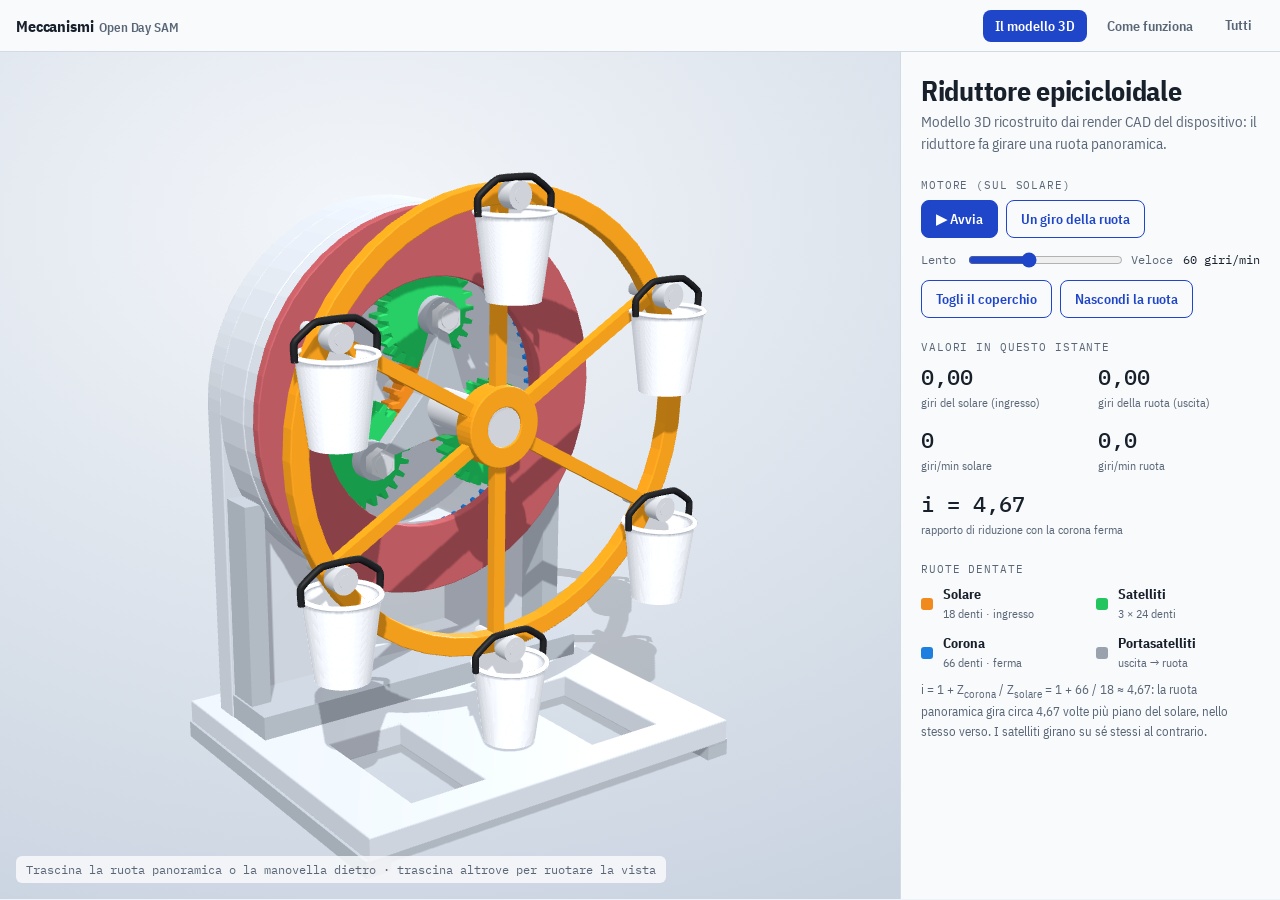
<file: ruotismo-epicicloidale/index.html>
<!doctype html>
<html lang="it">
<head>
<meta charset="utf-8">
<meta name="viewport" content="width=device-width,initial-scale=1,viewport-fit=cover">
<title>Ruotismo epicicloidale — Come funziona</title>
<meta name="description" content="Come funziona il ruotismo epicicloidale (planetario): animazione interattiva e spiegazione.">
<link rel="preconnect" href="https://fonts.googleapis.com">
<link rel="stylesheet" href="https://fonts.googleapis.com/css2?family=IBM+Plex+Mono:wght@400;500&family=IBM+Plex+Sans+Condensed:wght@400;500;600;700&family=Inter:wght@400;500;600;700&family=Sora:wght@500;600;700;800&display=swap">
<link rel="stylesheet" href="../assets/stile.css?v=4">
</head>
<body>
<nav class="topbar" aria-label="Navigazione">
  <a class="brand" href="../meccanismi/">Meccanismi<small>Open Day SAM</small></a>
  <button class="tab on" type="button" data-view="modello" aria-selected="true">Il modello 3D</button>
  <button class="tab" type="button" data-view="spiega" aria-selected="false">Come funziona</button>
  <a class="tab" href="../meccanismi/" aria-label="Tutti i meccanismi">Tutti</a>
</nav>
<main class="m3d view" id="modello">
<div class="app" style="min-height:560px">
  <div class="stage3" id="stage3" style="min-height:360px">
    <div class="loadmsg" id="loadmsg">Caricamento del modello 3D…</div>
    <div class="hint3">Trascina la ruota panoramica o la manovella dietro · trascina altrove per ruotare la vista</div>
  </div>
  <aside class="panel3">
    <header>
      <h1>Riduttore epicicloidale</h1>
      <p class="sub">Modello 3D ricostruito dai render CAD del dispositivo: il riduttore fa girare una ruota panoramica.</p>
    </header>

    <section>
      <p class="label">Motore (sul solare)</p>
      <div class="row3" style="margin-top:0">
        <button class="btn3" id="motBtn" type="button" aria-pressed="false">▶ Avvia</button>
        <button class="btn3 ghost" id="turnBtn" type="button">Un giro della ruota</button>
      </div>
      <label class="spd3">Lento<input type="range" id="rpm" min="10" max="140" step="5" value="60">Veloce<output id="rpmOut">60 giri/min</output></label>
      <div class="row3">
        <button class="btn3 ghost" id="coverBtn" type="button" aria-pressed="false">Togli il coperchio</button>
        <button class="btn3 ghost" id="wheelBtn" type="button" aria-pressed="false">Nascondi la ruota</button>
      </div>
    </section>

    <section>
      <p class="label">Valori in questo istante</p>
      <div class="nums">
        <div><b id="vS">0,00</b><span>giri del solare (ingresso)</span></div>
        <div><b id="vC">0,00</b><span>giri della ruota (uscita)</span></div>
        <div><b id="vRin">0</b><span>giri/min solare</span></div>
        <div><b id="vRout">0</b><span>giri/min ruota</span></div>
        <div class="wide"><b id="vI">i = 4,67</b><span>rapporto di riduzione con la corona ferma</span></div>
      </div>
    </section>

    <section>
      <p class="label">Ruote dentate</p>
      <div class="gears3">
        <div><span class="sw3" style="background:#f08a1c"></span><b>Solare</b><span>18 denti · ingresso</span></div>
        <div><span class="sw3" style="background:#22c55e"></span><b>Satelliti</b><span>3 × 24 denti</span></div>
        <div><span class="sw3" style="background:#1d7fe0"></span><b>Corona</b><span>66 denti · ferma</span></div>
        <div><span class="sw3" style="background:#9aa3ad"></span><b>Portasatelliti</b><span>uscita → ruota</span></div>
      </div>
      <p class="note3">i = 1 + Z<sub>corona</sub> / Z<sub>solare</sub> = 1 + 66 / 18 ≈ 4,67: la ruota panoramica gira circa 4,67 volte più piano del solare, nello stesso verso. I satelliti girano su sé stessi al contrario.</p>
    </section>
  </aside>
</div>

</main>
<main class="page view" id="spiega" hidden>

  <header class="hero">
    <span class="eyebrow">Ruotismo epicicloidale</span>
    <h1>Ruote che girano<br><span>come pianeti</span></h1>
    <p>Trascina col dito e prova a bloccare un pezzo diverso.</p>
    <p class="by">Pagina di <b>Alessandro Siano</b></p>
  </header>

  <div class="stage" id="stage">
<div class="mode-row">
  <div class="seg" id="modeSeg">
    <button data-v="ring">Corona ferma</button>
    <button data-v="carrier">Portasatelliti fermo</button>
    <button data-v="sun">Solare fermo</button>
    <button data-v="direct">Presa diretta</button>
  </div>
</div>
<div class="phase-bar" id="roles">
  <div class="phase" id="roleS">Solare</div>
  <div class="phase" id="roleC">Portasatelliti</div>
  <div class="phase" id="roleR">Corona</div>
</div>

<svg id="mech" class="mech" viewBox="0 0 360 316" aria-label="Animazione del ruotismo epicicloidale">
  <g class="part p-ring">
    <g id="ringMount"></g>
    <path id="ring" class="sv-body3" fill-rule="evenodd" d=""/>
    <circle id="ringMark" class="sv-hot" r="5" cx="0" cy="0"/>
  </g>
  <g class="part p-planet" id="planets"></g>
  <g class="part p-sun">
    <path id="sun" class="sv-body2" d=""/>
    <circle class="sv-fg" cx="180" cy="158" r="9"/>
    <circle id="sunMark" class="sv-hot" r="4" cx="0" cy="0"/>
  </g>
  <g class="part p-carrier">
    <path id="carrier" d="" style="fill:none;stroke:#5b8dff;stroke-width:9;stroke-linecap:round;stroke-linejoin:round;opacity:.9"/>
    <g id="pins"></g>
    <circle class="sv-acc" cx="180" cy="158" r="6"/>
  </g>
  <text id="fixLbl" class="sv-text-b" x="180" y="310" text-anchor="middle"></text>
</svg>

<div class="drag-hint" id="hint">👆 Trascina per far girare l'ingresso</div>
<div class="flash" id="flash"></div>

<svg id="graph" class="graph" viewBox="0 0 340 92" aria-label="Grafico della rotazione dell'uscita in funzione dell'ingresso">
  <line class="g-axis" x1="24" y1="72" x2="330" y2="72"/>
  <line class="g-axis" x1="24" y1="8" x2="24" y2="72"/>
  <path class="g-ghost" d=""/><path class="g-trace" d=""/>
  <circle class="g-dot" r="5" cx="24" cy="72"/>
  <text class="g-lbl" x="24" y="86" text-anchor="middle">0°</text>
  <text class="g-lbl" x="177" y="86" text-anchor="middle">ingresso 180°</text>
  <text class="g-lbl" x="330" y="86" text-anchor="middle">360°</text>
  <text class="g-lbl" x="2" y="14">usc.</text>
</svg>

<div class="readout">
  <div><b id="outIn">0°</b><span>rotazione ingresso</span></div>
  <div><b id="outOut">0°</b><span>rotazione uscita</span></div>
  <div><b id="outI">4 : 1</b><span>rapporto</span></div>
</div>

<div class="ctrl">
  <div class="seg" id="speedSeg">
    <button data-v="0">Pausa</button>
    <button data-v="40">Lento</button>
    <button data-v="110">Normale</button>
    <button data-v="360">Veloce</button>
  </div>
</div>

  </div>

  <section class="reveal">
    <h2>In 3 passi</h2>
    <p class="lead">Tre parti che possono girare, una che blocchi.</p>
    <div class="steps">
      <div class="step"><div class="ico">☀️</div><b>Il solare</b><span>riceve il moto in entrata, al centro</span></div>
      <div class="step"><div class="ico">🪐</div><b>I satelliti</b><span>ingranano con solare e corona e si dividono il carico</span></div>
      <div class="step"><div class="ico">⭕</div><b>La corona</b><span>è ferma: il portasatelliti porta fuori il moto ridotto</span></div>
    </div>
  </section>

  <section class="reveal">
    <h2>Tocca una parte</h2>
    <p class="lead">Si illumina nell'animazione qui sopra.</p>
    <div class="chips" id="chips">
      <button class="chip" data-p="sun">Solare</button>
      <button class="chip" data-p="planet">Satelliti</button>
      <button class="chip" data-p="ring">Corona</button>
      <button class="chip" data-p="carrier">Portasatelliti</button>
    </div>
    <div class="chip-info" id="chipInfo">Scegli una parte per scoprire a cosa serve.</div>
  </section>

  <section class="reveal">
    <h2>Esperimento: la presa diretta</h2>
    <p class="lead">Se blocchi insieme due elementi qualsiasi, i satelliti smettono di girare su sé stessi e tutto il ruotismo gira come un pezzo unico, con rapporto 1 : 1. È la marcia «diretta» dei cambi automatici.</p>
    <button class="chip" id="tryBtn">▶ Fammelo vedere</button>
  </section>

  <section class="reveal">
    <h2>Il rapporto di riduzione</h2>
    <div class="formula">
      <span class="f">i = 1 + Z_corona / Z_solare = (Z_solare + Z_corona) / Z_solare</span>
      <p>Vale con la corona ferma e il moto in entrata dal solare. Esempio: con 50 denti sul solare e 200 sulla corona, i = 1 + 200/50 = 5, cioè il portasatelliti gira 5 volte più lentamente del solare. Nel dispositivo (18 e 66 denti) i = 1 + 66/18 ≈ 4,67.</p>
    </div>
  </section>

  <section class="reveal">
    <h2>Dove lo trovi</h2>
    <p class="lead">Scorri di lato →</p>
    <div class="uses">
      <div class="use"><div class="ico">🚗</div><b>Cambi automatici</b><span>Bloccando a turno sole, corona o portatreno si ottengono le diverse marce.</span></div>
      <div class="use"><div class="ico">🔧</div><b>Avvitatori e trapani</b><span>Riducono la velocità del motore e moltiplicano la coppia in poco spazio.</span></div>
      <div class="use"><div class="ico">🚲</div><b>Mozzi con cambio</b><span>Le marce delle bici da città sono dentro il mozzo della ruota.</span></div>
      <div class="use"><div class="ico">🤖</div><b>Riduttori dei robot</b><span>Molto compatti e robusti, con l&#x27;uscita sullo stesso asse dell&#x27;ingresso.</span></div>
    </div>
  </section>

  <section class="reveal">
    <h2>Il modello</h2>
    <p class="lead">Il meccanismo costruito per l'Open Day.</p>
    <div class="model">
      <img src="render-assieme.jpg" alt="Render CAD dell’assieme completo" style="border-radius:14px;display:block;width:100%">
      <p class="lead" style="margin:0">Il dispositivo è un riduttore planetario con la corona fissa: il moto entra dal solare, i tre satelliti si dividono il carico e il portasatelliti trasmette il moto, ridotto, a una ruota panoramica con sei cabine.</p>
      <dl>
        <dt>Solare (ingresso)</dt><dd>18 denti</dd>
        <dt>Satelliti</dt><dd>3 × 24 denti</dd>
        <dt>Corona (fissa)</dt><dd>66 denti</dd>
        <dt>Uscita</dt><dd>portasatelliti → ruota panoramica</dd>
        <dt>Rapporto</dt><dd>i = 1 + 66/18 ≈ 4,67</dd>
        <dt>Cabine</dt><dd>6</dd>
      </dl>
    </div>
  </section>

  <section class="reveal">
    <h2>Hai capito?</h2>
    <div class="quiz">
      <p>Con la corona ferma, se il solare fa 14 giri, quanti giri fa il portasatelliti?</p>
      <button class="opt" data-ok="0">14 giri</button>
      <button class="opt" data-ok="1">3 giri</button>
      <button class="opt" data-ok="0">4,67 giri</button>
      <div class="fb" id="fb" aria-live="polite"></div>
    </div>
  </section>

  <p class="foot">Open Day · Scuola d'arti e mestieri Bellinzona<br><a href="../meccanismi/">← Tutti i meccanismi</a></p>
</main>

<script src="../assets/comune.js?v=3"></script>
<script>
(function(){
"use strict";
const M = Mecc, $ = M.$;
const C = { x:180, y:158 }, MOD = 4, ZS = 18, ZP = 24, ZR = 66;   // ZR = ZS + 2·ZP, come il modello
const rS = MOD*ZS/2, rP = MOD*ZP/2, rR = MOD*ZR/2, rC = rS + rP;
let mode = 'ring', inp = 0, speed = 110, dragging = false;

// profilo semplificato di una ruota dentata (denti trapezoidali), coordinate locali con y verso l'alto
function teeth(Z, rp, inward){
  const T = 2*Math.PI/Z, tip = inward ? rp - MOD : rp + MOD, root = inward ? rp + 1.25*MOD : rp - 1.25*MOD;
  const pts = [];
  for (let k = 0; k < Z; k++){
    const a = k*T;
    [[-0.5, root], [-0.27, root], [-0.15, tip], [0.15, tip], [0.27, root]].forEach(([f, r]) => pts.push([r*Math.cos(a + f*T), r*Math.sin(a + f*T)]));
  }
  return 'M' + pts.map(p => p[0].toFixed(2) + ',' + (-p[1]).toFixed(2)).join('L') + 'Z';
}
const circ = r => `M${r},0 A${r},${r} 0 1 0 ${-r},0 A${r},${r} 0 1 0 ${r},0Z`;
$('ring').setAttribute('d', circ(rR + 16) + teeth(ZR, rR, true));
$('sun').setAttribute('d', teeth(ZS, rS, false));
const planets = [], pins = [];
for (let k = 0; k < 3; k++){
  const g = M.el('g', {}, $('planets'));
  M.el('path', { class:'sv-body', d:teeth(ZP, rP, false) }, g);
  M.el('circle', { class:'sv-hot', r:3.5, cx:0, cy:-(rP - 2.6*MOD) }, g);
  planets.push(g);
  pins.push(M.el('circle', { class:'sv-fg', r:5, cx:0, cy:0 }, $('pins')));
}
// supporti della corona (visibili quando è bloccata)
[[-1, 0], [1, 0]].forEach(([sx]) => {
  const x = C.x + sx*(rR + 16);
  M.el('rect', { class:'sv-frame', x:(x - 7).toFixed(1), y:C.y - 12, width:14, height:24, rx:3 }, $('ringMount'));
});

const ROLE = {
  ring:    { inp:'s', out:'c', fix:'r', i:(ZS + ZR)/ZS, lbl:'4,67 : 1', range:[0, 80] },
  carrier: { inp:'s', out:'r', fix:'c', i:-ZR/ZS,       lbl:'−3,67 : 1', range:[-100, 0] },
  sun:     { inp:'r', out:'c', fix:'s', i:(ZS + ZR)/ZR, lbl:'1,27 : 1', range:[0, 290] },
  direct:  { inp:'s', out:'c', fix:'',  i:1,     lbl:'1 : 1',   range:[0, 360] }
};
const NAME = { s:'Solare', c:'Portasatelliti', r:'Corona' };
const G = M.graph('graph', 360, 0, 90);

function angles(){
  const R = ROLE[mode]; let s = 0, c = 0, r = 0;
  if (mode === 'ring'){ s = inp; c = inp*ZS/(ZS + ZR); }
  else if (mode === 'carrier'){ s = inp; r = -inp*ZS/ZR; }
  else if (mode === 'sun'){ r = inp; c = inp*ZR/(ZS + ZR); }
  else { s = c = r = inp; }
  return { s, c, r };
}
const rot = (g, x, y, a) => g.setAttribute('transform', `translate(${x.toFixed(2)},${y.toFixed(2)}) rotate(${(-a).toFixed(2)})`);

function render(){
  const A = angles();
  rot($('ring'), C.x, C.y, A.r);
  rot($('sun'), C.x, C.y, A.s);
  const ra = M.rad(A.r), sa = M.rad(A.s);
  $('ringMark').setAttribute('cx', (C.x + (rR + 8)*Math.cos(ra + Math.PI/2)).toFixed(1));
  $('ringMark').setAttribute('cy', (C.y - (rR + 8)*Math.sin(ra + Math.PI/2)).toFixed(1));
  $('sunMark').setAttribute('cx', (C.x + (rS - 2.6*MOD)*Math.cos(sa + Math.PI/2)).toFixed(1));
  $('sunMark').setAttribute('cy', (C.y - (rS - 2.6*MOD)*Math.sin(sa + Math.PI/2)).toFixed(1));
  let d = '';
  for (let k = 0; k < 3; k++){
    const gam = M.rad(A.c) + k*2*Math.PI/3;
    const px = C.x + rC*Math.cos(gam), py = C.y - rC*Math.sin(gam);
    // rotazione del satellite: ingranamento con il sole (formula di Willis)
    const thp = gam + Math.PI + Math.PI/ZP + (ZS/ZP)*(gam - sa);
    rot(planets[k], px, py, M.deg(thp));
    pins[k].setAttribute('cx', px.toFixed(1)); pins[k].setAttribute('cy', py.toFixed(1));
    d += (k ? 'L' : 'M') + px.toFixed(1) + ',' + py.toFixed(1);
  }
  $('carrier').setAttribute('d', d + 'Z');
  const R = ROLE[mode], out = A[R.out];
  $('outIn').textContent = Math.round(inp % 360 + (inp < 0 ? 360 : 0)) + '°';
  const o = ((out % 360) + 360) % 360;
  $('outOut').textContent = (R.i < 0 ? '−' + Math.round((360 - o) % 360) : Math.round(o)) + '°';
  const x = ((inp % 360) + 360) % 360;
  G.at(x, x / R.i);
}

function setMode(v){
  mode = v; inp = 0; const R = ROLE[v];
  ['s','c','r'].forEach(k => {
    const e = $('role' + k.toUpperCase());
    const role = R.inp === k ? 'ingresso' : (R.out === k ? 'uscita' : (R.fix === k ? 'fermo' : 'unito'));
    e.textContent = NAME[k] + ': ' + role;
    e.classList.toggle('on', R.inp === k || R.out === k);
  });
  $('ringMount').style.display = R.fix === 'r' ? '' : 'none';
  $('fixLbl').textContent = R.fix ? NAME[R.fix] + (R.fix === 'r' ? ' bloccata' : ' bloccato') : 'tutto unito: gira come un pezzo solo';
  $('outI').textContent = R.lbl;
  G.range(R.range[0], R.range[1]); G.curve(x => x / R.i);
}

M.hint('hint');
M.dragRotate($('mech'), C, d => { inp += d; }, { start: () => { dragging = true; }, end: () => { dragging = false; } });
M.seg('modeSeg', setMode, 'ring');
M.seg('speedSeg', v => { speed = +v; }, 110);
$('tryBtn').addEventListener('click', () => { document.querySelector('#modeSeg [data-v="direct"]').click(); M.scrollToStage('stage'); });

M.loop(dt => { if (!dragging) inp += speed*dt; render(); });

const INFO = {
  sun: '<b>Solare</b> — la ruota dentata al centro, da cui entra il moto. Qui ha 18 denti.',
  planet: '<b>Satelliti</b> — tre ruote da 24 denti che ingranano sia con il sole sia con la corona. Girano su sé stesse e, intanto, girano attorno al sole come pianeti.',
  ring: '<b>Corona</b> — la ruota con i denti all\'interno (66 denti). Avvolge tutto il ruotismo.',
  carrier: '<b>Portasatelliti</b> — il telaio (in blu) che porta i perni dei satelliti. Quando gira, trascina i satelliti attorno al sole.'
};

Mecc.parts('stage', 'chips', 'chipInfo', INFO, 'Scegli una parte per scoprire a cosa serve.');
Mecc.quiz("Esatto! 14 / 4,67 = 3, perché i = 1 + 66/18 ≈ 4,67.", "Non proprio: con la corona ferma il portasatelliti gira i volte più piano del solare.");
Mecc.reveal();
})();
</script>
<script src="../assets/lib/three.min.js"></script>
<script src="../assets/lib/OrbitControls.js"></script>
<script>
window.addEventListener("error", e => { const m = document.getElementById("loadmsg"); if (m) m.textContent = "Errore nel modello 3D: " + e.message; });
/* Modello 3D interattivo del riduttore epicicloidale con ruota panoramica.
   Denti contati sui render: solare 18, satelliti 24, corona 66 (modulo 2 mm). Unità: mm. */
(function(){
"use strict";
const $ = id => document.getElementById(id);
const rad = d => d*Math.PI/180, deg = r => r*180/Math.PI;
const ZS = 18, ZP = 24, ZR = 66, MOD = 2;
const rS = MOD*ZS/2, rP = MOD*ZP/2, rR = MOD*ZR/2, rC = rS + rP;
const I = 1 + ZR/ZS;
const fmt = (v, n=0) => v.toLocaleString('it-IT', { minimumFractionDigits:n, maximumFractionDigits:n });

let ths = 0, motor = false, rpm = 60, dragging = null, turn = null, wOut = 0, wIn = 0;
const motBtn = $('motBtn');
function setMotor(on){ motor = on; motBtn.textContent = on ? '■ Ferma' : '▶ Avvia'; motBtn.setAttribute('aria-pressed', on); motBtn.classList.toggle('ghost', on); }
motBtn.addEventListener('click', () => { turn = null; setMotor(!motor); });
$('rpm').addEventListener('input', e => { rpm = +e.target.value; $('rpmOut').value = rpm + ' giri/min'; });
$('turnBtn').addEventListener('click', () => { setMotor(false); turn = { from: ths, t: 0 }; });
let coverOff = false, wheelOff = false;
$('coverBtn').addEventListener('click', e => { coverOff = !coverOff; e.currentTarget.classList.toggle('on', coverOff); e.currentTarget.setAttribute('aria-pressed', coverOff); e.currentTarget.textContent = coverOff ? 'Rimetti il coperchio' : 'Togli il coperchio'; if (window.__cover) window.__cover.visible = !coverOff; });
$('wheelBtn').addEventListener('click', e => { wheelOff = !wheelOff; e.currentTarget.classList.toggle('on', wheelOff); e.currentTarget.setAttribute('aria-pressed', wheelOff); e.currentTarget.textContent = wheelOff ? 'Mostra la ruota' : 'Nascondi la ruota'; if (window.__wheel) window.__wheel.visible = !wheelOff; });

function panel(){
  $('vS').textContent = fmt(ths/360, 2);
  $('vC').textContent = fmt(ths/I/360, 2);
  $('vRin').textContent = fmt(Math.abs(wIn)/6, 0);
  $('vRout').textContent = fmt(Math.abs(wIn)/6/I, 1);
  $('vI').textContent = 'i = ' + fmt(I, 2);
}

if (!window.THREE){ $('loadmsg').textContent = 'Il modello 3D non si è caricato. Prova a ricaricare la pagina.'; panel(); return; }
$('loadmsg').remove();
const S = 0.05;
const stage = $('stage3');
const renderer = new THREE.WebGLRenderer({ antialias:true, alpha:true });
renderer.setPixelRatio(Math.min(2, window.devicePixelRatio || 1));
renderer.outputEncoding = THREE.sRGBEncoding;
renderer.shadowMap.enabled = true; renderer.shadowMap.type = THREE.PCFSoftShadowMap;
stage.prepend(renderer.domElement);
const scene = new THREE.Scene();
const camera = new THREE.PerspectiveCamera(30, 1, 0.1, 400);
camera.position.set(-17, 7, 26);
const controls = new THREE.OrbitControls(camera, renderer.domElement);
controls.target.set(0, -1.6, 1.4);
controls.enableDamping = true; controls.dampingFactor = 0.08;
controls.minDistance = 8; controls.maxDistance = 80; controls.maxPolarAngle = Math.PI*0.52;
scene.add(new THREE.HemisphereLight(0xf4f7ff, 0x707888, 0.9));
const sun = new THREE.DirectionalLight(0xffffff, 1.0);
sun.position.set(-12, 22, 18); sun.castShadow = true; sun.shadow.mapSize.set(2048, 2048);
Object.assign(sun.shadow.camera, { left:-16, right:16, top:16, bottom:-16, near:1, far:70 }); sun.shadow.bias = -0.0004;
scene.add(sun);
const fill = new THREE.DirectionalLight(0xdfe8ff, 0.45); fill.position.set(14, 6, -10); scene.add(fill);

const M = (c, m, r) => new THREE.MeshStandardMaterial({ color:new THREE.Color(c).convertSRGBToLinear(), metalness:m, roughness:r });
const mat = {
  grey:  M(0xd6dbe1, 0.25, 0.42), grey2: M(0xbfc6ce, 0.3, 0.36), steel: M(0xeef1f4, 0.4, 0.22), dark: M(0x3b414a, 0.4, 0.45),
  red:   M(0xb8565c, 0.15, 0.55), blue: M(0x1d7fe0, 0.15, 0.45), green: M(0x22c55e, 0.1, 0.5), orange: M(0xf08a1c, 0.2, 0.4),
  wheel: M(0xf59e1b, 0.2, 0.4), cup: M(0xf7f8fa, 0.05, 0.5), black: M(0x15171a, 0.2, 0.5)
};
const dev = new THREE.Group(); dev.scale.setScalar(S); scene.add(dev);
function mesh(g, m, parent){ const o = new THREE.Mesh(g, m); o.castShadow = true; o.receiveShadow = true; (parent || dev).add(o); return o; }
function ext(shape, z0, z1, m, parent, bevel){
  const g = new THREE.ExtrudeGeometry(shape, { depth:z1 - z0, bevelEnabled:!!bevel, bevelThickness:0.6, bevelSize:0.5, bevelSegments:2, curveSegments:24 });
  const o = mesh(g, m, parent); o.position.z = z0; return o;
}
function boxX(x0, x1, y0, y1, z0, z1, m, parent){ const o = mesh(new THREE.BoxGeometry(x1 - x0, y1 - y0, z1 - z0), m, parent); o.position.set((x0 + x1)/2, (y0 + y1)/2, (z0 + z1)/2); return o; }
function cylZ(r, z0, z1, x, y, m, parent, seg){ const o = mesh(new THREE.CylinderGeometry(r, r, z1 - z0, seg || 32), m, parent); o.rotation.x = Math.PI/2; o.position.set(x, y, (z0 + z1)/2); return o; }
function ringShape(ro, ri){ const s = new THREE.Shape(); s.absarc(0, 0, ro, 0, Math.PI*2, false); const h = new THREE.Path(); h.absarc(0, 0, ri, 0, Math.PI*2, true); s.holes.push(h); return s; }
// profilo dentato (denti trapezoidali): punti nel piano XY
function toothPts(Z, rp, inward){
  const T = 2*Math.PI/Z, tip = inward ? rp - MOD : rp + MOD, root = inward ? rp + 1.25*MOD : rp - 1.25*MOD, pts = [];
  for (let k = 0; k < Z; k++){
    const a = k*T;
    [[-0.5, root], [-0.27, root], [-0.14, tip], [0.14, tip], [0.27, root]].forEach(([f, r]) => pts.push(new THREE.Vector2(r*Math.cos(a + f*T), r*Math.sin(a + f*T))));
  }
  return pts;
}
function gearMesh(Z, rp, bore, m, parent){
  const s = new THREE.Shape(toothPts(Z, rp, false));
  const h = new THREE.Path(); h.absarc(0, 0, bore, 0, Math.PI*2, true); s.holes.push(h);
  const g = new THREE.ExtrudeGeometry(s, { depth:10, bevelEnabled:false, curveSegments:24 });
  return mesh(g, m, parent);
}

// --- basamento ---
const BASE = -150;
{
  const s = new THREE.Shape(); s.moveTo(-100, -50); s.lineTo(100, -50); s.lineTo(100, 115); s.lineTo(-100, 115); s.lineTo(-100, -50);
  const h1 = new THREE.Path(); h1.moveTo(-70, 30); h1.lineTo(-30, 30); h1.lineTo(-30, 100); h1.lineTo(-70, 100); h1.lineTo(-70, 30);
  const h2 = new THREE.Path(); h2.moveTo(30, 30); h2.lineTo(70, 30); h2.lineTo(70, 100); h2.lineTo(30, 100); h2.lineTo(30, 30);
  s.holes.push(h1, h2);
  const o = ext(s, 0, 10, mat.grey, null, true); o.rotation.x = Math.PI/2; o.position.set(0, BASE, 0);
  for (const x of [-96, 96]) boxX(x - 6, x + 6, BASE - 18, BASE - 10, -50, 115, mat.grey2);
}
// --- supporto verticale (a "lapide") con nervature ---
{
  const s = new THREE.Shape(); s.moveTo(-92, BASE); s.lineTo(92, BASE); s.lineTo(92, 0); s.absarc(0, 0, 92, 0, Math.PI, false); s.lineTo(-92, BASE);
  const h = new THREE.Path(); h.moveTo(-40, BASE + 18); h.lineTo(40, BASE + 18); h.lineTo(40, BASE + 52); h.lineTo(-40, BASE + 52); h.lineTo(-40, BASE + 18); s.holes.push(h);
  ext(s, -34, -22, mat.grey, null, true);
  for (const x of [-86, 86]) boxX(x - 5, x + 5, BASE, -40, -22, -4, mat.grey2);
  boxX(-92, 92, BASE, BASE + 12, -22, 10, mat.grey2);
}
// --- cassa: tamburo grigio, corona blu ferma, coperchio rosso ---
ext(ringShape(92, rR + 1.25*MOD + 0.5), -22, 0, mat.grey, null, true);
{
  const s = new THREE.Shape(); s.absarc(0, 0, rR + 5, 0, Math.PI*2, false);
  s.holes.push(new THREE.Path(toothPts(ZR, rR, true).reverse()));
  ext(s, 0, 10, mat.blue);
  ext(ringShape(92, rR + 5), 0, 10, mat.grey);
}
const cover = ext(ringShape(92, 60), 10, 14, mat.red, null, true);
window.__cover = cover;

// --- solare con l'albero d'ingresso e la manovella dietro ---
const sunG = new THREE.Group(); dev.add(sunG);
gearMesh(ZS, rS, 5, mat.orange, sunG);
cylZ(5, -60, 10, 0, 0, mat.steel, sunG);
const crank = new THREE.Group(); crank.position.z = -60; sunG.add(crank);
boxX(-6, 40, -6, 6, -4, 4, mat.grey2, crank);
cylZ(8, -4, 4, 0, 0, mat.grey2, crank);
cylZ(7, -34, -4, 34, 0, mat.orange, crank);
cylZ(8.5, -32, -26, 34, 0, mat.orange, crank); cylZ(8.5, -14, -8, 34, 0, mat.orange, crank);
// --- satelliti ---
const planets = [];
for (let k = 0; k < 3; k++){
  const g = new THREE.Group(); dev.add(g);
  gearMesh(ZP, rP, 5, mat.green, g);
  planets.push(g);
}
// --- portasatelliti (tre bracci, perni e dadi) con l'albero d'uscita ---
const carrier = new THREE.Group(); dev.add(carrier);
{
  const s = new THREE.Shape();
  const pts = [];
  for (let k = 0; k < 3; k++){
    const a = rad(90 + 120*k), b = a + rad(60);
    pts.push([rC*Math.cos(a), rC*Math.sin(a)], [13*Math.cos(b), 13*Math.sin(b)]);
  }
  s.moveTo(pts[0][0], pts[0][1]); pts.slice(1).forEach(p => s.lineTo(p[0], p[1])); s.lineTo(pts[0][0], pts[0][1]);
  ext(s, 15, 22, mat.grey2, carrier, true);
  for (let k = 0; k < 3; k++){
    const a = rad(90 + 120*k), x = rC*Math.cos(a), y = rC*Math.sin(a);
    cylZ(9, 15, 22, x, y, mat.grey2, carrier);
    cylZ(4.5, -2, 28, x, y, mat.steel, carrier);
    const nut = mesh(new THREE.CylinderGeometry(7, 7, 5, 6), mat.steel, carrier); nut.rotation.x = Math.PI/2; nut.position.set(x, y, 25);
  }
  cylZ(9, 15, 70, 0, 0, mat.steel, carrier);
}
// --- ruota panoramica con sei cabine ---
const wheel = new THREE.Group(); wheel.position.z = 0; carrier.add(wheel);
window.__wheel = wheel;
const RW = 102, cups = [];
{
  ext(ringShape(RW + 4, RW - 4), 62, 68, mat.wheel, wheel, true);
  ext(ringShape(18, 9.5), 60, 70, mat.wheel, wheel, true);
  for (let k = 0; k < 6; k++){
    const a = rad(90 + 60*k);
    const sp = mesh(new THREE.BoxGeometry(RW - 18, 6, 5), mat.wheel, wheel);
    sp.position.set(Math.cos(a)*(RW/2 + 7), Math.sin(a)*(RW/2 + 7), 65); sp.rotation.z = a;
    const x = Math.cos(a)*RW, y = Math.sin(a)*RW;
    cylZ(3, 52, 80, x, y, mat.steel, wheel);
    const c = new THREE.Group(); c.position.set(x, y, 0); wheel.add(c);
    // cabina: bicchiere tronco di cono appeso al perno, con la staffa nera
    const cup = mesh(new THREE.CylinderGeometry(17, 12, 38, 32, 1, true), mat.cup, c); cup.position.set(0, -26, 76); cup.material.side = THREE.DoubleSide;
    const bottom = mesh(new THREE.CircleGeometry(12, 32), mat.cup, c); bottom.rotation.x = Math.PI/2; bottom.position.set(0, -45, 76);
    const rim = mesh(new THREE.TorusGeometry(17, 1.2, 8, 32), mat.cup, c); rim.rotation.x = Math.PI/2; rim.position.set(0, -7, 76);
    const path = new THREE.CatmullRomCurve3([[-19,-8],[-19,0],[-9,7],[9,7],[19,0],[19,-8]].map(p => new THREE.Vector3(p[0], p[1], 76)), false, 'catmullrom', 0.2);
    mesh(new THREE.TubeGeometry(path, 40, 1.6, 8, false), mat.black, c);
    cylZ(6, 72, 80, 0, 0, mat.steel, c);
    cups.push(c);
  }
}
{ const g = new THREE.Mesh(new THREE.PlaneGeometry(1400, 1400), new THREE.ShadowMaterial({ opacity:0.16 })); g.rotation.x = -Math.PI/2; g.position.y = BASE - 18; g.receiveShadow = true; dev.add(g); }

function pose(){
  const thc = ths / I;
  sunG.rotation.z = rad(ths);
  carrier.rotation.z = rad(thc);
  for (let k = 0; k < 3; k++){
    const gam = rad(thc + 90 + 120*k), sa = rad(ths);
    // rotazione del satellite (formula di Willis), fase scelta perché i denti ingranino
    const thp = gam + Math.PI + Math.PI/ZP + (ZS/ZP)*(gam - sa);
    planets[k].position.set(rC*Math.cos(gam), rC*Math.sin(gam), 0);
    planets[k].rotation.z = thp;
  }
  cups.forEach(c => { c.rotation.z = -rad(thc); });        // le cabine restano dritte
}

// --- trascinamento: ruota (uscita) o manovella (ingresso) ---
const ray = new THREE.Raycaster(), ndc = new THREE.Vector2(), hit = new THREE.Vector3();
const wheelMeshes = [], crankMeshes = [];
wheel.traverse(o => { if (o.isMesh) wheelMeshes.push(o); });
crank.traverse(o => { if (o.isMesh) crankMeshes.push(o); });
function setRay(e){ const r = renderer.domElement.getBoundingClientRect(); ndc.set(((e.clientX - r.left)/r.width)*2 - 1, -((e.clientY - r.top)/r.height)*2 + 1); ray.setFromCamera(ndc, camera); }
function angOn(z){ const pl = new THREE.Plane(new THREE.Vector3(0, 0, 1), -z*S); if (!ray.ray.intersectPlane(pl, hit)) return null; return deg(Math.atan2(hit.y, hit.x)); }
let lastA = 0;
renderer.domElement.addEventListener('pointerdown', e => {
  setRay(e);
  const hw = !wheelOff && ray.intersectObjects(wheelMeshes, false)[0], hc = ray.intersectObjects(crankMeshes, false)[0];
  const pick = hw && (!hc || hw.distance < hc.distance) ? 'wheel' : (hc ? 'crank' : null);
  if (!pick) return;
  const a = angOn(pick === 'wheel' ? 65 : -80); if (a === null) return;
  dragging = pick; lastA = a; turn = null; setMotor(false); controls.enabled = false;
  renderer.domElement.setPointerCapture(e.pointerId); renderer.domElement.style.cursor = 'grabbing';
});
renderer.domElement.addEventListener('pointermove', e => {
  setRay(e);
  if (!dragging){
    const over = (!wheelOff && ray.intersectObjects(wheelMeshes, false).length) || ray.intersectObjects(crankMeshes, false).length;
    renderer.domElement.style.cursor = over ? 'grab' : ''; return;
  }
  const a = angOn(dragging === 'wheel' ? 65 : -80); if (a === null) return;
  let d = a - lastA; d = ((d + 540) % 360) - 180; lastA = a;
  ths += dragging === 'wheel' ? d*I : d;
});
const endDrag = () => { if (!dragging) return; dragging = null; controls.enabled = true; renderer.domElement.style.cursor = ''; };
renderer.domElement.addEventListener('pointerup', endDrag); renderer.domElement.addEventListener('pointercancel', endDrag);

function resize(){
  const w = stage.clientWidth, h = stage.clientHeight; if (!w || !h) return;
  renderer.setSize(w, h, false); camera.aspect = w/h; camera.updateProjectionMatrix();
  if (!resize.done){ resize.done = true; const f = Math.max(1, Math.pow(1.45/camera.aspect, 0.55)); camera.position.sub(controls.target).multiplyScalar(f).add(controls.target); }
}
new ResizeObserver(resize).observe(stage); resize();
document.addEventListener('vista', e => { if (e.detail === 'modello') resize(); });

let last = performance.now(), prev = 0;
function loop(t){
  const dt = Math.min(0.05, (t - last)/1000); last = t;
  if (turn){ turn.t += dt; const k = Math.min(1, turn.t/6); ths = turn.from + 360*I*(0.5 - 0.5*Math.cos(Math.PI*k)); if (k >= 1) turn = null; }
  else if (motor && !dragging) ths += rpm*6*dt;
  wIn += ((ths - prev)/Math.max(dt, 1e-3) - wIn)*Math.min(1, dt*4); prev = ths;
  pose(); panel(); controls.update(); renderer.render(scene, camera);
  requestAnimationFrame(loop);
}
requestAnimationFrame(loop);
})();

</script>
<script>
(function(){
  const tabs = [...document.querySelectorAll('.topbar button.tab')];
  function show(v){
    tabs.forEach(t => { const on = t.dataset.view === v; t.classList.toggle('on', on); t.setAttribute('aria-selected', on); document.getElementById(t.dataset.view).hidden = !on; });
    document.dispatchEvent(new CustomEvent('vista', { detail:v }));
    window.scrollTo(0, 0);
  }
  tabs.forEach(t => t.addEventListener('click', () => show(t.dataset.view)));
  if (location.hash === '#spiega') show('spiega');
})();
</script>
</body>
</html>
</file>
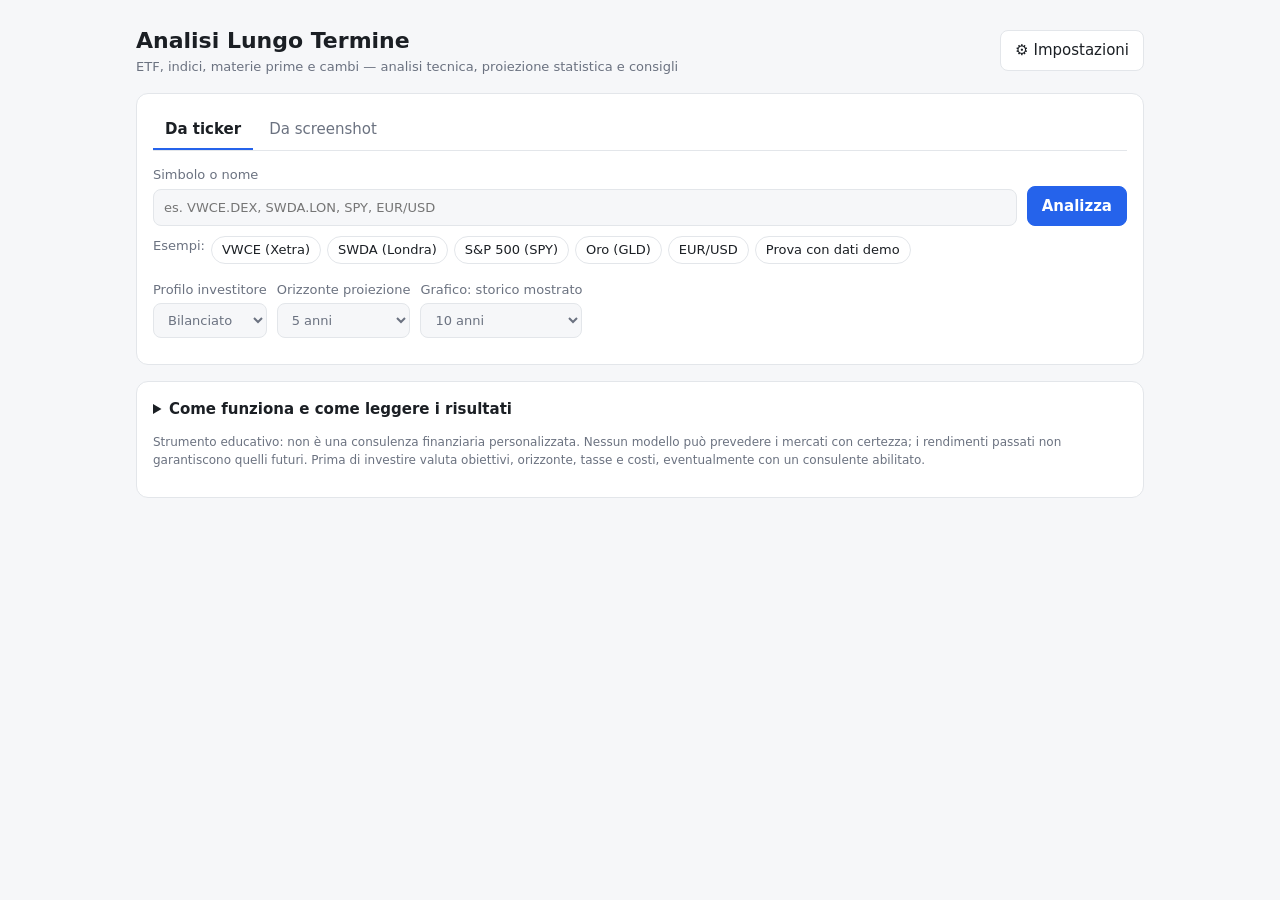
<file: trading-tool/index.html>
<!doctype html>
<html lang="it">
<head>
<meta charset="utf-8">
<meta name="viewport" content="width=device-width, initial-scale=1">
<title>Analisi Lungo Termine</title>
<meta name="description" content="Analisi tecnica, proiezione statistica e consigli per investimenti di lungo periodo su ETF, indici, materie prime e cambi.">
<style>
:root {
  --bg: #f6f7f9; --card: #ffffff; --ink: #1b1f24; --muted: #6b7280; --line: #e3e6ea; --grid: #eceef1;
  --accent: #2563eb; --accent-2: #f59e0b; --pos: #15803d; --neg: #c2410c; --neu: #64748b;
  --pos-bg: #e8f5ec; --neg-bg: #fdeee6; --neu-bg: #eef1f5;
  --fan: rgba(37, 99, 235, 0.10); --fan-2: rgba(37, 99, 235, 0.20);
}
@media (prefers-color-scheme: dark) {
  :root:not([data-theme="light"]) {
    --bg: #0f1216; --card: #171b21; --ink: #e8eaed; --muted: #9aa3ae; --line: #2a3038; --grid: #222830;
    --accent: #60a5fa; --accent-2: #fbbf24; --pos: #4ade80; --neg: #fb923c; --neu: #94a3b8;
    --pos-bg: #13261a; --neg-bg: #2a1a10; --neu-bg: #1c222a;
    --fan: rgba(96, 165, 250, 0.12); --fan-2: rgba(96, 165, 250, 0.24);
  }
}
* { box-sizing: border-box; }
body { margin: 0; background: var(--bg); color: var(--ink); font: 15px/1.5 system-ui, -apple-system, "Segoe UI", Roboto, sans-serif; }
.wrap { max-width: 1040px; margin: 0 auto; padding: 16px; }
header { display: flex; align-items: center; justify-content: space-between; gap: 12px; margin: 8px 0 16px; }
h1 { font-size: 22px; margin: 0; }
h1 small { display: block; font-size: 13px; font-weight: 400; color: var(--muted); }
h2 { font-size: 16px; margin: 0 0 12px; }
.card { background: var(--card); border: 1px solid var(--line); border-radius: 12px; padding: 16px; margin-bottom: 16px; }
button, select, input { font: inherit; color: inherit; }
button { cursor: pointer; border: 1px solid var(--line); background: var(--card); border-radius: 8px; padding: 8px 14px; }
button.primary { background: var(--accent); color: #fff; border-color: var(--accent); font-weight: 600; }
button:disabled { opacity: .5; cursor: default; }
input, select { border: 1px solid var(--line); background: var(--bg); border-radius: 8px; padding: 8px 10px; min-width: 0; }
.row { display: flex; flex-wrap: wrap; gap: 10px; align-items: end; }
.row > label { display: flex; flex-direction: column; gap: 4px; font-size: 13px; color: var(--muted); }
.grow { flex: 1 1 220px; }
.tabs { display: flex; gap: 4px; margin-bottom: 14px; border-bottom: 1px solid var(--line); }
.tabs button { border: none; border-bottom: 2px solid transparent; border-radius: 0; background: none; padding: 8px 12px; color: var(--muted); }
.tabs button[aria-selected="true"] { color: var(--ink); border-color: var(--accent); font-weight: 600; }
.chips { display: flex; flex-wrap: wrap; gap: 6px; margin-top: 10px; font-size: 13px; }
.chips button { padding: 3px 10px; border-radius: 99px; font-size: 13px; }
.muted { color: var(--muted); font-size: 13px; }
.suggest { position: relative; }
.suggest ul { position: absolute; z-index: 5; top: 100%; left: 0; right: 0; margin: 4px 0 0; padding: 4px; list-style: none; background: var(--card); border: 1px solid var(--line); border-radius: 8px; max-height: 260px; overflow: auto; }
.suggest li { padding: 6px 8px; border-radius: 6px; cursor: pointer; font-size: 13px; }
.suggest li:hover { background: var(--bg); }
.error { background: var(--neg-bg); color: var(--neg); border-radius: 8px; padding: 10px 12px; margin-top: 12px; }
.verdict { display: grid; grid-template-columns: 1fr; gap: 16px; }
@media (min-width: 720px) { .verdict { grid-template-columns: 1.1fr 1fr; } }
.action { font-size: 28px; font-weight: 700; margin: 2px 0 6px; }
.pos { color: var(--pos); } .neg { color: var(--neg); } .neu { color: var(--neu); }
.gauge { position: relative; height: 10px; border-radius: 99px; background: linear-gradient(90deg, var(--neg), var(--neu-bg) 50%, var(--pos)); margin: 12px 0 4px; }
.gauge i { position: absolute; top: -5px; width: 4px; height: 20px; background: var(--ink); border-radius: 2px; transform: translateX(-2px); }
.gauge-labels { display: flex; justify-content: space-between; font-size: 11px; color: var(--muted); }
.subs { display: grid; grid-template-columns: repeat(2, 1fr); gap: 8px; margin-top: 12px; }
.sub { background: var(--bg); border-radius: 8px; padding: 8px 10px; font-size: 13px; }
.sub b { display: block; font-size: 16px; }
.kpis { display: grid; grid-template-columns: repeat(auto-fit, minmax(130px, 1fr)); gap: 8px; }
.kpi { background: var(--bg); border-radius: 8px; padding: 10px; }
.kpi span { display: block; font-size: 12px; color: var(--muted); }
.kpi b { font-size: 18px; }
.chart-box { position: relative; }
canvas#chart { width: 100%; height: 360px; display: block; }
#tooltip { position: absolute; pointer-events: none; background: var(--card); border: 1px solid var(--line); border-radius: 8px; padding: 6px 8px; font-size: 12px; box-shadow: 0 4px 14px rgba(0,0,0,.12); }
.legend { display: flex; flex-wrap: wrap; gap: 14px; font-size: 12px; color: var(--muted); margin-top: 8px; }
.legend span::before { content: ""; display: inline-block; width: 14px; height: 3px; margin-right: 5px; vertical-align: middle; background: var(--c); }
.signals { display: grid; gap: 8px; }
.signal { border-left: 3px solid var(--neu); background: var(--neu-bg); padding: 8px 12px; border-radius: 0 8px 8px 0; font-size: 14px; }
.signal.pos { border-color: var(--pos); background: var(--pos-bg); color: inherit; }
.signal.neg { border-color: var(--neg); background: var(--neg-bg); color: inherit; }
.signal b { display: block; }
ul.tips { padding-left: 18px; margin: 0; } ul.tips li { margin-bottom: 8px; }
table { width: 100%; border-collapse: collapse; font-size: 14px; }
th, td { text-align: left; padding: 6px 8px; border-bottom: 1px solid var(--line); }
th { color: var(--muted); font-weight: 500; font-size: 12px; }
td.num, th.num { text-align: right; font-variant-numeric: tabular-nums; }
.table-scroll { overflow-x: auto; }
dialog { border: 1px solid var(--line); border-radius: 12px; background: var(--card); color: var(--ink); max-width: 520px; width: calc(100% - 32px); }
dialog::backdrop { background: rgba(0,0,0,.4); }
dialog label { display: flex; flex-direction: column; gap: 4px; margin-bottom: 12px; font-size: 13px; color: var(--muted); }
.drop { border: 2px dashed var(--line); border-radius: 12px; padding: 24px; text-align: center; color: var(--muted); }
.drop.over { border-color: var(--accent); }
.digitizer { position: relative; margin-top: 12px; }
.digitizer canvas { max-width: 100%; display: block; cursor: crosshair; border-radius: 8px; border: 1px solid var(--line); }
.step { font-weight: 600; margin: 10px 0 6px; min-height: 3em; }
details summary { cursor: pointer; font-weight: 600; }
.disclaimer { font-size: 12px; color: var(--muted); }
.spinner { display: inline-block; width: 14px; height: 14px; border: 2px solid currentColor; border-right-color: transparent; border-radius: 50%; animation: spin .8s linear infinite; vertical-align: -2px; margin-right: 6px; }
@keyframes spin { to { transform: rotate(360deg); } }
[hidden] { display: none !important; }
</style>
</head>
<body>
<div class="wrap">
  <header>
    <h1>Analisi Lungo Termine<small>ETF, indici, materie prime e cambi — analisi tecnica, proiezione statistica e consigli</small></h1>
    <button id="openSettings" title="Impostazioni e chiavi API">⚙ Impostazioni</button>
  </header>

  <section class="card">
    <div class="tabs" role="tablist">
      <button role="tab" aria-selected="true" data-tab="ticker">Da ticker</button>
      <button role="tab" aria-selected="false" data-tab="shot">Da screenshot</button>
    </div>

    <div id="tab-ticker">
      <form id="tickerForm" class="row">
        <label class="grow suggest">Simbolo o nome
          <input id="symbol" autocomplete="off" placeholder="es. VWCE.DEX, SWDA.LON, SPY, EUR/USD">
          <ul id="suggestions" hidden></ul>
        </label>
        <button class="primary" type="submit" id="analyzeBtn">Analizza</button>
      </form>
      <div class="chips">
        <span class="muted">Esempi:</span>
        <button data-sym="VWCE.DEX">VWCE (Xetra)</button>
        <button data-sym="SWDA.LON">SWDA (Londra)</button>
        <button data-sym="SPY">S&amp;P 500 (SPY)</button>
        <button data-sym="GLD">Oro (GLD)</button>
        <button data-sym="EUR/USD">EUR/USD</button>
        <button id="demoBtn">Prova con dati demo</button>
      </div>
    </div>

    <div id="tab-shot" hidden>
      <div class="drop" id="drop">
        <p>Trascina qui lo screenshot di un grafico oppure <label style="color:var(--accent);cursor:pointer;text-decoration:underline">scegli un file<input type="file" id="shotFile" accept="image/*" hidden></label>.</p>
        <p class="muted">Funziona meglio con grafici di almeno 2–3 anni e assi con date e prezzi leggibili.</p>
      </div>
      <div id="shotOptions" hidden>
        <div class="row" style="margin-top:12px">
          <button class="primary" id="aiRead">Leggi con Claude (AI)</button>
          <button id="manualRead">Digitalizza a mano (gratis)</button>
        </div>
        <p class="muted">L'AI richiede una chiave Anthropic nelle Impostazioni (costa pochi centesimi a lettura). La modalità manuale è gratuita: clicchi sugli assi e lungo la curva.</p>
      </div>
      <div id="digitizer" class="digitizer" hidden>
        <div class="step" id="digStep"></div>
        <div class="row" id="digInputs" style="min-height:42px"></div>
        <canvas id="digCanvas"></canvas>
        <div class="row" style="margin-top:10px">
          <label style="flex-direction:row;align-items:center;gap:6px"><input type="checkbox" id="digLog"> Asse prezzi logaritmico</label>
          <button id="digUndo">Annulla ultimo punto</button>
          <button id="digReset">Ricomincia</button>
          <button class="primary" id="digDone" disabled>Analizza la curva</button>
        </div>
      </div>
    </div>

    <div class="row" style="margin-top:16px">
      <label>Profilo investitore
        <select id="profile">
          <option value="bilanciato">Bilanciato</option>
          <option value="dinamico">Dinamico</option>
        </select>
      </label>
      <label>Orizzonte proiezione
        <select id="horizon">
          <option value="1">1 anno</option>
          <option value="3">3 anni</option>
          <option value="5" selected>5 anni</option>
          <option value="10">10 anni</option>
        </select>
      </label>
      <label>Grafico: storico mostrato
        <select id="window">
          <option value="3">3 anni</option>
          <option value="5">5 anni</option>
          <option value="10" selected>10 anni</option>
          <option value="0">Tutto</option>
        </select>
      </label>
    </div>
    <div id="error" class="error" hidden></div>
    <div id="status" class="muted" style="margin-top:10px"></div>
  </section>

  <div id="results" hidden>
    <section class="card verdict">
      <div>
        <div class="muted" id="assetName"></div>
        <div class="action" id="action"></div>
        <div class="gauge"><i id="gaugeMark"></i></div>
        <div class="gauge-labels"><span>−100 vendi</span><span>0 neutro</span><span>+100 accumula</span></div>
        <p id="scoreText" class="muted"></p>
      </div>
      <div>
        <div class="subs" id="subs"></div>
      </div>
    </section>

    <section class="card">
      <h2>Grafico e proiezione</h2>
      <div class="chart-box"><canvas id="chart"></canvas><div id="tooltip" hidden></div></div>
      <div class="legend">
        <span style="--c:var(--ink)">Prezzo</span>
        <span style="--c:var(--accent-2)">Media 10 sett.</span>
        <span style="--c:var(--accent)">Media 40 sett. (≈200 gg)</span>
        <span style="--c:var(--muted)">Tendenza storica</span>
        <span style="--c:var(--pos)">Mediana proiezione / supporti</span>
        <span style="--c:var(--neg)">Resistenze</span>
        <span style="--c:var(--fan-2)">Fascia 50% e 90%</span>
      </div>
    </section>

    <section class="card">
      <h2>Proiezione statistica</h2>
      <div class="kpis" id="kpis"></div>
      <p class="muted" id="projText"></p>
    </section>

    <section class="card">
      <h2>Cosa fare (consigli operativi)</h2>
      <ul class="tips" id="tips"></ul>
    </section>

    <section class="card">
      <h2>Segnali tecnici</h2>
      <div class="signals" id="signals"></div>
      <div id="aiObs" hidden style="margin-top:12px"></div>
    </section>

    <section class="card" id="fundCard" hidden>
      <h2>Dati fondamentali</h2>
      <div class="kpis" id="fund"></div>
      <div id="fundExtra" class="muted" style="margin-top:10px"></div>
    </section>

    <section class="card">
      <h2>Il punteggio ha funzionato in passato su questo strumento?</h2>
      <div id="backtest"></div>
    </section>
  </div>

  <section class="card">
    <details>
      <summary>Come funziona e come leggere i risultati</summary>
      <p><b>Dati.</b> Si usano prezzi <b>settimanali</b> (adatti al lungo periodo), corretti per dividendi quando la fonte lo consente.</p>
      <p><b>Analisi tecnica.</b> Media mobile a 40 settimane (equivalente alla classica "200 giorni") e a 10 settimane: prezzo sopra la media lunga = trend sano. RSI: sotto 30 il prezzo è sceso troppo in fretta (ipervenduto), sopra 70 è salito troppo in fretta (ipercomprato). MACD: misura se la spinta sta accelerando o rallentando. Supporti e resistenze: zone di prezzo dove il mercato si è fermato più volte.</p>
      <p><b>Valutazione rispetto alla storia.</b> Si traccia la linea di crescita media di lungo periodo (in scala logaritmica). Molto sopra = caro rispetto alla propria storia, molto sotto = a sconto. Per gli ETF azionari questa è una misura "di prezzo"; se disponibili si mostrano anche costi (TER), dividendi e P/E.</p>
      <p><b>Proiezione Monte Carlo.</b> Si simulano 2.000 futuri possibili ricombinando a blocchi i rendimenti settimanali realmente avvenuti (crisi comprese). Non è una previsione del prezzo esatto: è la <b>gamma di scenari</b> plausibili se il futuro somiglierà al passato. Con uno storico breve la crescita viene prudenzialmente avvicinata a un 6% annuo.</p>
      <p><b>Punteggio.</b> Combina trend, momentum, valutazione e ribasso dai massimi, con pesi diversi per profilo: il profilo <i>dinamico</i> dà più peso al comprare sui ribassi, il <i>bilanciato</i> più peso alla valutazione e al trend.</p>
      <p><b>Verifica storica.</b> Il tool ricalcola il punteggio settimana per settimana usando solo i dati disponibili in quel momento e controlla cosa è successo nei 12 mesi seguenti. Se le righe "punteggio alto" e "punteggio basso" non sono diverse dalla media, su quello strumento il segnale <b>non ha avuto valore predittivo</b>: in quel caso il PAC costante è la scelta più solida.</p>
    </details>
    <p class="disclaimer">Strumento educativo: non è una consulenza finanziaria personalizzata. Nessun modello può prevedere i mercati con certezza; i rendimenti passati non garantiscono quelli futuri. Prima di investire valuta obiettivi, orizzonte, tasse e costi, eventualmente con un consulente abilitato.</p>
  </section>
</div>

<dialog id="settings">
  <form method="dialog">
    <h2>Impostazioni</h2>
    <label>Fonte dati
      <select id="provider">
        <option value="alphavantage">Alpha Vantage (borse europee, fondamentali; 25 richieste/giorno)</option>
        <option value="twelvedata">Twelve Data (USA, forex, oro XAU/USD; 800 richieste/giorno)</option>
      </select>
    </label>
    <label>Chiave Alpha Vantage — <a href="https://www.alphavantage.co/support/#api-key" target="_blank" rel="noopener">ottienila gratis</a>
      <input id="avKey" type="password" autocomplete="off">
    </label>
    <label>Chiave Twelve Data — <a href="https://twelvedata.com/register" target="_blank" rel="noopener">ottienila gratis</a>
      <input id="tdKey" type="password" autocomplete="off">
    </label>
    <label>Chiave Anthropic (Claude) per gli screenshot — <a href="https://console.anthropic.com/settings/keys" target="_blank" rel="noopener">crea una chiave</a>
      <input id="claudeKey" type="password" autocomplete="off">
    </label>
    <p class="muted">Le chiavi sono salvate solo in questo browser e inviate solo al rispettivo servizio. Non usare questo tool su computer condivisi.</p>
    <div class="row" style="justify-content:flex-end"><button value="cancel">Annulla</button><button class="primary" value="save" id="saveSettings">Salva</button></div>
  </form>
</dialog>

<script type="module" src="js/app.js"></script>
</body>
</html>
</file>
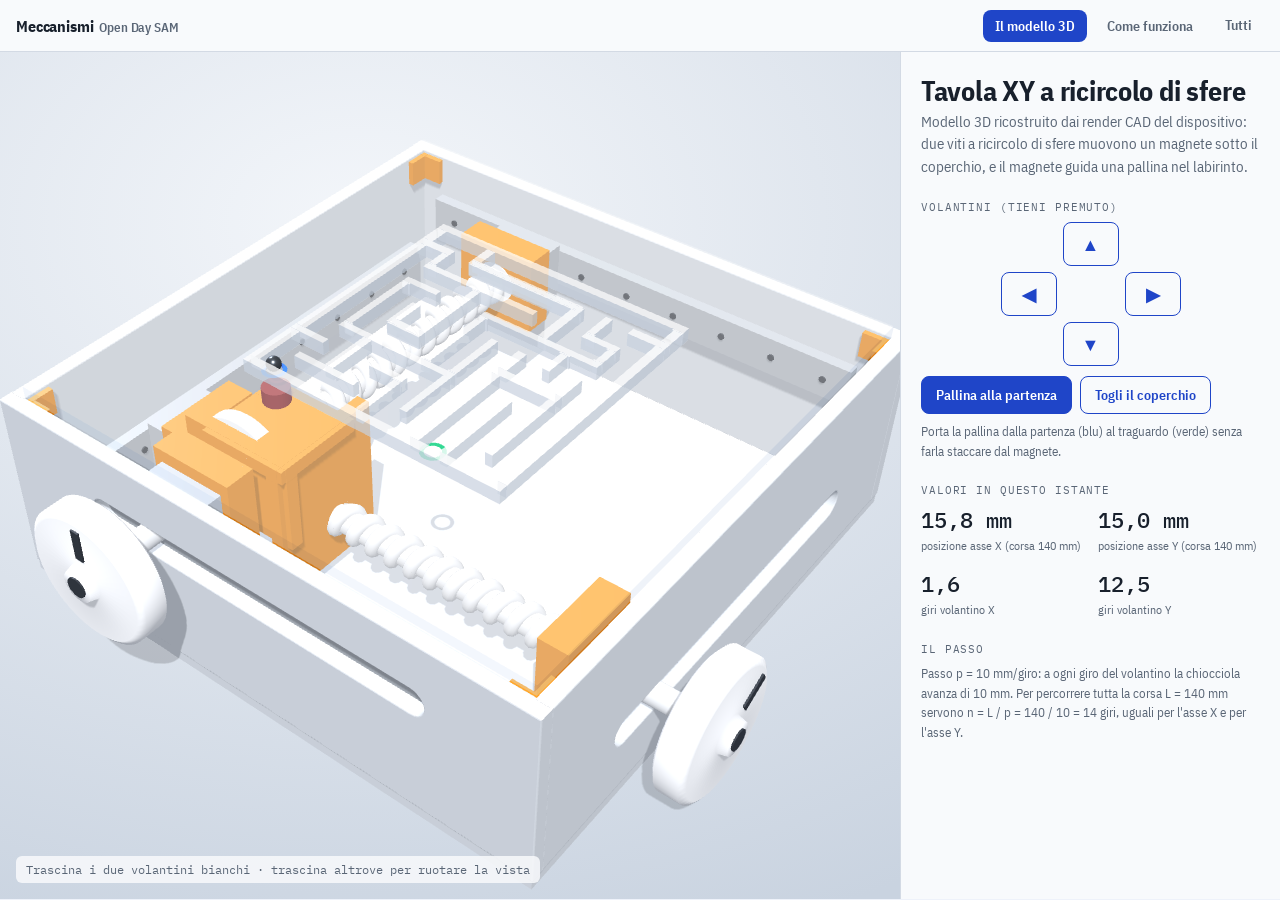
<file: vite-ricircolo-sfere/index.html>
<!doctype html>
<html lang="it">
<head>
<meta charset="utf-8">
<meta name="viewport" content="width=device-width,initial-scale=1,viewport-fit=cover">
<title>Vite a ricircolo di sfere — Come funziona</title>
<meta name="description" content="Come funziona la vite a ricircolo di sfere: animazione interattiva e spiegazione.">
<link rel="preconnect" href="https://fonts.googleapis.com">
<link rel="stylesheet" href="https://fonts.googleapis.com/css2?family=IBM+Plex+Mono:wght@400;500&family=IBM+Plex+Sans+Condensed:wght@400;500;600;700&family=Inter:wght@400;500;600;700&family=Sora:wght@500;600;700;800&display=swap">
<link rel="stylesheet" href="../assets/stile.css?v=4">
</head>
<body>
<nav class="topbar" aria-label="Navigazione">
  <a class="brand" href="../meccanismi/">Meccanismi<small>Open Day SAM</small></a>
  <button class="tab on" type="button" data-view="modello" aria-selected="true">Il modello 3D</button>
  <button class="tab" type="button" data-view="spiega" aria-selected="false">Come funziona</button>
  <a class="tab" href="../meccanismi/" aria-label="Tutti i meccanismi">Tutti</a>
</nav>
<main class="m3d view" id="modello">
<div class="app" style="min-height:560px">
  <div class="stage3" id="stage3" style="min-height:360px">
    <div class="loadmsg" id="loadmsg">Caricamento del modello 3D…</div>
    <div class="hint3">Trascina i due volantini bianchi · trascina altrove per ruotare la vista</div>
    <div class="msg3" id="msg3"></div>
  </div>
  <aside class="panel3">
    <header>
      <h1>Tavola XY a ricircolo di sfere</h1>
      <p class="sub">Modello 3D ricostruito dai render CAD del dispositivo: due viti a ricircolo di sfere muovono un magnete sotto il coperchio, e il magnete guida una pallina nel labirinto.</p>
    </header>

    <section>
      <p class="label">Volantini (tieni premuto)</p>
      <div class="pad3">
        <button class="btn3 ghost" type="button" data-ax="y" data-d="-1" aria-label="Asse Y indietro">▲</button>
        <button class="btn3 ghost" type="button" data-ax="x" data-d="-1" aria-label="Asse X a sinistra">◀</button>
        <button class="btn3 ghost" type="button" data-ax="x" data-d="1" aria-label="Asse X a destra">▶</button>
        <button class="btn3 ghost" type="button" data-ax="y" data-d="1" aria-label="Asse Y avanti">▼</button>
      </div>
      <div class="row3">
        <button class="btn3" id="ballBtn" type="button">Pallina alla partenza</button>
        <button class="btn3 ghost" id="lid3Btn" type="button" aria-pressed="false">Togli il coperchio</button>
      </div>
      <p class="note3">Porta la pallina dalla partenza (blu) al traguardo (verde) senza farla staccare dal magnete.</p>
    </section>

    <section>
      <p class="label">Valori in questo istante</p>
      <div class="nums">
        <div><b id="vX">0,0 mm</b><span>posizione asse X (corsa 140 mm)</span></div>
        <div><b id="vY">0,0 mm</b><span>posizione asse Y (corsa 140 mm)</span></div>
        <div><b id="vGx">0,0</b><span>giri volantino X</span></div>
        <div><b id="vGy">0,0</b><span>giri volantino Y</span></div>
      </div>
    </section>

    <section>
      <p class="label">Il passo</p>
      <p class="note3" style="margin-top:0">Passo p = 10 mm/giro: a ogni giro del volantino la chiocciola avanza di 10 mm. Per percorrere tutta la corsa L = 140 mm servono n = L / p = 140 / 10 = 14 giri, uguali per l'asse X e per l'asse Y.</p>
    </section>
  </aside>
</div>

</main>
<main class="page view" id="spiega" hidden>

  <header class="hero">
    <span class="eyebrow">Vite–madrevite a ricircolo di sfere</span>
    <h1>Un giro di vite,<br><span>un passo avanti</span></h1>
    <p>Gira il volantino col dito e guarda la slitta e le sfere.</p>
    <p class="by">Pagina di <b>Ruben Zazzeri</b></p>
  </header>

  <div class="stage" id="stage">
<div class="mode-row">
  <div class="seg" id="driveSeg">
    <button data-v="wheel">↻ Giri il volantino</button>
    <button data-v="slide">↔ Spingi la slitta</button>
  </div>
</div>

<svg id="mech" class="mech" viewBox="0 0 360 290" aria-label="Animazione della vite a ricircolo di sfere">
  <defs>
    <clipPath id="screwClip"><rect x="44" y="164" width="286" height="32"/></clipPath>
  </defs>
  <rect class="sv-frame" x="16" y="250" width="328" height="6" rx="2"/>
  <g id="hatch"></g>
  <g class="part p-guide">
    <rect class="sv-bush" x="30" y="232" width="300" height="10" rx="3"/>
    <rect class="sv-bush" x="36" y="158" width="14" height="44" rx="3"/>
    <rect class="sv-bush" x="326" y="158" width="14" height="44" rx="3"/>
    <line class="sv-line" x1="43" y1="202" x2="43" y2="250"/>
    <line class="sv-line" x1="333" y1="202" x2="333" y2="250"/>
  </g>
  <g class="part p-wheel">
    <circle class="sv-body" cx="62" cy="62" r="30"/>
    <g id="spokes"></g>
    <circle id="knob" class="sv-acc" cx="62" cy="38" r="6"/>
    <circle class="sv-fg" cx="62" cy="62" r="4"/>
    <text class="sv-text" x="102" y="40">volantino</text>
    <text class="sv-text" x="102" y="53">(visto di fronte)</text>
    <rect class="sv-body" x="22" y="150" width="9" height="60" rx="3"/>
    <line id="edgeHandle" class="sv-acc-stroke" x1="18" y1="180" x2="10" y2="180"/>
  </g>
  <g class="part p-screw">
    <rect class="sv-body3" x="31" y="164" width="300" height="32" rx="4"/>
    <g clip-path="url(#screwClip)" id="thread"></g>
  </g>
  <g class="part p-table">
    <rect id="table" class="sv-body2" x="0" y="208" width="116" height="22" rx="4"/>
    <text id="tableLbl" class="sv-text-b" x="0" y="223" text-anchor="middle">slitta</text>
  </g>
  <g class="part p-nut">
    <rect id="nut" class="sv-body" x="0" y="150" width="84" height="60" rx="6" fill-opacity=".6"/>
  </g>
  <g class="part p-return" id="returnG">
    <path id="tube" d="" style="fill:none;stroke:#223766;stroke-width:12;stroke-linecap:round"/>
    <path id="tubeIn" d="" style="fill:none;stroke:#3a4f82;stroke-width:2;stroke-dasharray:2 4"/>
  </g>
  <g class="part p-balls" id="balls"></g>
  <line id="ptr" class="sv-pointer" x1="0" y1="242" x2="0" y2="272"/>
  <g id="ruler"></g>
</svg>

<div class="drag-hint" id="hint">👆 Trascina il volantino</div>
<div class="flash" id="flash"></div>

<svg id="graph" class="graph" viewBox="0 0 340 92" aria-label="Grafico della posizione della slitta in funzione dei giri">
  <line class="g-axis" x1="24" y1="72" x2="330" y2="72"/>
  <line class="g-axis" x1="24" y1="8" x2="24" y2="72"/>
  <path class="g-ghost" d=""/><path class="g-trace" d=""/>
  <circle class="g-dot" r="5" cx="24" cy="72"/>
  <text class="g-lbl" x="24" y="86" text-anchor="middle">0</text>
  <text class="g-lbl" id="gMid" x="177" y="86" text-anchor="middle"></text>
  <text class="g-lbl" id="gMax" x="330" y="86" text-anchor="end"></text>
  <text class="g-lbl" x="2" y="14">mm</text>
</svg>

<div class="readout">
  <div><b id="outG">0</b><span>giri della vite</span></div>
  <div><b id="outX">0 mm</b><span>posizione slitta</span></div>
  <div><b id="outT">0</b><span>coppia per spingere 1000 N</span></div>
</div>

<div class="ctrl">
  <div class="seg" id="speedSeg">
    <button data-v="0">Pausa</button>
    <button data-v="200">Lento</button>
    <button data-v="600">Normale</button>
    <button data-v="1600">Veloce</button>
  </div>
  <div class="seg" id="pitchSeg">
    <button data-v="5">Passo 5 mm</button>
    <button data-v="10">10 mm</button>
    <button data-v="20">20 mm</button>
  </div>
  <div class="seg" id="typeSeg">
    <button data-v="ball">A sfere</button>
    <button data-v="trap">Trapezia</button>
  </div>
</div>

  </div>

  <section class="reveal">
    <h2>In 3 passi</h2>
    <p class="lead">Tutto il meccanismo, in un colpo d&#x27;occhio.</p>
    <div class="steps">
      <div class="step"><div class="ico">🔄</div><b>Giri la vite</b><span>la vite ruota ma resta al suo posto</span></div>
      <div class="step"><div class="ico">⚪</div><b>Le sfere</b><span>rotolano nella gola tra vite e madrevite</span></div>
      <div class="step"><div class="ico">➡️</div><b>Avanza</b><span>la madrevite e la slitta si spostano di un passo a giro</span></div>
    </div>
  </section>

  <section class="reveal">
    <h2>Tocca una parte</h2>
    <p class="lead">Si illumina nell'animazione qui sopra.</p>
    <div class="chips" id="chips">
      <button class="chip" data-p="screw">Vite</button>
      <button class="chip" data-p="nut">Madrevite</button>
      <button class="chip" data-p="balls">Sfere</button>
      <button class="chip" data-p="return">Ricircolo</button>
      <button class="chip" data-p="table">Slitta</button>
      <button class="chip" data-p="wheel">Volantino</button>
    </div>
    <div class="chip-info" id="chipInfo">Scegli una parte per scoprire a cosa serve.</div>
  </section>

  <section class="reveal">
    <h2>Esperimento: spingi la slitta</h2>
    <p class="lead">Con le sfere l&#x27;attrito è così basso che, se spingi la slitta, è la vite a girare. Una vite trapezia invece resta bloccata: è autobloccante. Prova con tutte e due.</p>
    <button class="chip" id="tryBtn">▶ Fammelo provare</button>
  </section>

  <section class="reveal">
    <h2>La formula del passo</h2>
    <div class="formula">
      <span class="f">n = L / p = 140 mm / 10 mm/giro = 14 giri</span>
      <p>p è il passo, cioè di quanto avanza la chiocciola a ogni giro della vite; L è la corsa. Nel dispositivo le due assi hanno la stessa corsa (Lx = Ly = 140 mm) e lo stesso passo, quindi per andare da un&#x27;estremità all&#x27;altra servono 14 giri di volantino su entrambe.</p>
    </div>
  </section>

  <section class="reveal">
    <h2>Dove lo trovi</h2>
    <p class="lead">Scorri di lato →</p>
    <div class="uses">
      <div class="use"><div class="ico">🏭</div><b>Macchine CNC</b><span>Muovono la tavola e l&#x27;utensile al centesimo di millimetro.</span></div>
      <div class="use"><div class="ico">🤖</div><b>Robot e attuatori</b><span>Trasformano il giro di un motore elettrico in una spinta lineare.</span></div>
      <div class="use"><div class="ico">🚘</div><b>Sterzo delle auto</b><span>Nella scatola dello sterzo a ricircolo di sfere il volante muove le ruote.</span></div>
      <div class="use"><div class="ico">💉</div><b>Strumenti medicali</b><span>Pompe e lettini che si muovono piano e con precisione.</span></div>
    </div>
  </section>

  <section class="reveal">
    <h2>Il modello</h2>
    <p class="lead">Il meccanismo costruito per l'Open Day.</p>
    <div class="model">
      <img src="render-assieme.jpg" alt="Render CAD dell’assieme completo" style="border-radius:14px;display:block;width:100%">
      <p class="lead" style="margin:0">Il dispositivo è una tavola a due assi: due viti a ricircolo di sfere, messe a croce, muovono una chiocciola doppia in X e in Y. Ogni vite è montata su un carrello che scorre sulle guide della scatola, e i volantini passano nelle asole delle pareti. Sopra la chiocciola c&#x27;è un magnete che, attraverso il coperchio trasparente, guida una pallina nel labirinto.</p>
      <dl>
        <dt>Corsa asse X</dt><dd>140 mm</dd>
        <dt>Corsa asse Y</dt><dd>140 mm</dd>
        <dt>Passo delle viti</dt><dd>p = 10 mm/giro</dd>
        <dt>Giri per tutta la corsa</dt><dd>n = 140 / 10 = 14</dd>
        <dt>Azionamento</dt><dd>due volantini a mano</dd>
        <dt>Uscita</dt><dd>magnete sotto il labirinto</dd>
      </dl>
    </div>
  </section>

  <section class="reveal">
    <h2>Hai capito?</h2>
    <div class="quiz">
      <p>Perché si mettono le sfere tra vite e madrevite?</p>
      <button class="opt" data-ok="1">Per far rotolare al posto di strisciare, con meno attrito</button>
      <button class="opt" data-ok="0">Per far girare la vite più veloce</button>
      <button class="opt" data-ok="0">Per bloccare la slitta quando si ferma</button>
      <div class="fb" id="fb" aria-live="polite"></div>
    </div>
  </section>

  <p class="foot">Open Day · Scuola d'arti e mestieri Bellinzona<br><a href="../meccanismi/">← Tutti i meccanismi</a></p>
</main>

<script src="../assets/comune.js?v=3"></script>
<script>
(function(){
"use strict";
const M = Mecc, $ = M.$;
const PX = 2, X0 = 106, TRAVEL = 90;               // 1 mm = 2 px, corsa utile 90 mm
const H = { x:62, y:62 };
let P = 5, th = 0, speed = 600, dir = 1, drive = 'wheel', type = 'ball', dragging = false, grabOff = 0, ballPhase = 0, warned = false;

for (let x = 22; x < 344; x += 10) M.el('line', { class:'sv-hatch', x1:x, y1:256, x2:x-8, y2:266 }, $('hatch'));
for (let k = 0; k < 3; k++) M.el('line', { class:'sv-line', x1:H.x, y1:H.y, x2:H.x, y2:H.y, 'data-k':k }, $('spokes'));
for (let mm = 0; mm <= TRAVEL; mm += 10){
  const x = X0 + mm*PX;
  M.el('line', { class:'sv-tick', x1:x, y1:262, x2:x, y2:mm % 30 ? 266 : 270 }, $('ruler'));
  if (mm % 30 === 0){ const t = M.el('text', { class:'sv-text', x:x, y:282, 'text-anchor':'middle' }, $('ruler')); t.textContent = mm; }
}
const G = M.graph('graph', 1, 0, TRAVEL);
const maxTh = () => TRAVEL / P * 360;
const pos = () => P * th / 360;
const eta = () => type === 'ball' ? 0.9 : 0.35;
const turnsIn = () => P === 5 ? 3.5 : (P === 10 ? 2.5 : 1.5);
const balls = [];

function setupPitch(){
  th = Math.min(th, maxTh());
  const maxT = TRAVEL / P;
  Object.assign(G, M.graph('graph', maxT, 0, TRAVEL));
  G.curve(g => g * P);
  $('gMid').textContent = M.fmt(maxT/2, maxT % 2 ? 1 : 0) + ' giri';
  $('gMax').textContent = M.fmt(maxT, maxT % 1 ? 1 : 0) + ' giri';
  $('balls').innerHTML = ''; balls.length = 0;
  const Pp = P*PX, rb = Math.min(4.5, Pp*0.3), total = 2*Math.PI*(turnsIn() + 0.9), sp = 2*Math.PI/10;
  for (let u = 0; u < total - sp*0.5; u += sp) balls.push({ u, c: M.el('circle', { class:'sv-ball', r:rb, cx:0, cy:0, style:'stroke-width:1.2' }, $('balls')) });
  balls.total = total;
}

function bez(a, b, c, d, t){ const s = 1 - t; return s*s*s*a + 3*s*s*t*b + 3*s*t*t*c + t*t*t*d; }

function render(){
  const x = pos(), cx = X0 + x*PX, Pp = P*PX;
  // filetto: si sposta insieme alla madrevite (un passo per giro)
  const g = $('thread'); g.innerHTML = '';
  for (let k = -40; k <= 40; k++){
    const xc = cx + (k + 0.5)*Pp;
    if (xc < 30 || xc > 345) continue;
    M.el('line', { x1:(xc - Pp/4).toFixed(1), y1:164, x2:(xc + Pp/4).toFixed(1), y2:196, style:'stroke:#8ea3d3;stroke-width:' + (type === 'trap' ? 3 : 2) }, g);
  }
  $('nut').setAttribute('x', (cx - 42).toFixed(1));
  $('table').setAttribute('x', (cx - 58).toFixed(1)); $('tableLbl').setAttribute('x', cx.toFixed(1));
  $('ptr').setAttribute('x1', cx.toFixed(1)); $('ptr').setAttribute('x2', cx.toFixed(1));
  // sfere: girano nella gola a metà velocità e tornano indietro nel tubo di ricircolo
  const Nt = turnsIn(), xa = cx - Pp*Math.floor(Nt/2 + 0.5), xe = xa + Nt*Pp;
  const tube = `M${xe.toFixed(1)},152 C${xe.toFixed(1)},116 ${xa.toFixed(1)},116 ${xa.toFixed(1)},152`;
  $('tube').setAttribute('d', tube); $('tubeIn').setAttribute('d', tube);
  const hel = 2*Math.PI*Nt;
  balls.forEach(b => {
    const u = (((b.u + ballPhase) % balls.total) + balls.total) % balls.total;
    let bx, by, op = 1;
    if (u < hel){ bx = xa + Pp*u/(2*Math.PI); by = 180 + 16*Math.sin(u); op = Math.cos(u) > 0 ? 1 : 0.25; }
    else { const t = (u - hel) / (balls.total - hel); bx = bez(xe, xe, xa, xa, t); by = bez(152, 116, 116, 152, t); }
    b.c.setAttribute('cx', bx.toFixed(1)); b.c.setAttribute('cy', by.toFixed(1)); b.c.style.opacity = op;
  });
  const a = M.rad(th);
  $('knob').setAttribute('cx', (H.x + 22*Math.sin(a)).toFixed(1)); $('knob').setAttribute('cy', (H.y - 22*Math.cos(a)).toFixed(1));
  document.querySelectorAll('#spokes line').forEach(l => {
    const b = a + (+l.dataset.k)*2*Math.PI/3;
    l.setAttribute('x2', (H.x + 28*Math.sin(b)).toFixed(1)); l.setAttribute('y2', (H.y - 28*Math.cos(b)).toFixed(1));
  });
  const hy = 180 - 24*Math.cos(a);
  $('edgeHandle').setAttribute('y1', hy.toFixed(1)); $('edgeHandle').setAttribute('y2', hy.toFixed(1));
  const turns = th / 360;
  $('outG').textContent = M.fmt(turns, 1);
  $('outX').textContent = M.fmt(x, 1) + ' mm';
  $('outT').textContent = M.fmt(1000 * P/1000 / (2*Math.PI*eta()), 2) + ' N·m';
  G.at(turns, x);
}

function setTh(v){
  const old = th; th = Math.max(0, Math.min(maxTh(), v));
  if (type === 'ball') ballPhase += M.rad(th - old) / 2;
}

const svg = $('mech');
const angOf = p => M.deg(Math.atan2(-(p.y - H.y), p.x - H.x));
let lastAng = 0;
M.hint('hint');
M.drag(svg, {
  start: p => { dragging = true; warned = false; if (drive === 'wheel') lastAng = angOf(p); else grabOff = X0 + pos()*PX - p.x; },
  move: p => {
    if (drive === 'wheel'){ const a = angOf(p); setTh(th - M.wrap180(a - lastAng)); lastAng = a; return; }
    if (type === 'trap'){ if (!warned){ warned = true; M.flash('flash', 'Bloccata! La vite trapezia non si lascia girare dalla slitta'); } return; }
    const mm = (p.x + grabOff - X0) / PX;
    setTh(mm / P * 360);
    if (!warned){ warned = true; M.flash('flash', 'Con le sfere la vite gira da sola!', true); }
  },
  end: () => { dragging = false; }
});

M.seg('driveSeg', v => { drive = v; $('hint').textContent = v === 'wheel' ? '👆 Trascina il volantino' : '👆 Trascina la slitta a destra e sinistra'; }, 'wheel');
M.seg('speedSeg', v => { speed = +v; }, 600);
M.seg('pitchSeg', v => { const mm = pos(); P = +v; th = mm / P * 360; setupPitch(); }, 5);
M.seg('typeSeg', v => {
  type = v; const show = v === 'ball';
  $('returnG').style.display = show ? '' : 'none'; $('balls').style.display = show ? '' : 'none';
}, 'ball');

$('tryBtn').addEventListener('click', () => {
  document.querySelector('#speedSeg [data-v="0"]').click();
  document.querySelector('#driveSeg [data-v="slide"]').click();
  M.scrollToStage('stage');
});

M.loop(dt => {
  if (!dragging && drive === 'wheel' && speed > 0){
    setTh(th + dir*speed*dt);
    if (th >= maxTh() - 0.01) dir = -1; else if (th <= 0.01) dir = 1;
  }
  render();
});

const INFO = {
  screw: '<b>Vite</b> — un albero con una gola elicoidale. Gira sul posto, sostenuta dai cuscinetti alle due estremità, ma non si sposta.',
  nut: '<b>Madrevite</b> (chiocciola) — avvolge la vite e non può girare: a ogni giro della vite avanza di un passo.',
  balls: '<b>Sfere</b> — rotolano tra la vite e la madrevite al posto dello strisciamento. Così l\'attrito è minimo e il rendimento arriva a circa il 90%.',
  return: '<b>Ricircolo</b> — il tubo riporta le sfere dalla fine all\'inizio della madrevite: girano in un circuito chiuso senza uscire mai.',
  table: '<b>Slitta</b> — il carico da spostare, fissato alla madrevite e appoggiato a una guida che le impedisce di ruotare.',
  wheel: '<b>Volantino</b> — fa girare la vite. Nelle macchine CNC al suo posto c\'è un motore elettrico.'
};

Mecc.parts('stage', 'chips', 'chipInfo', INFO, 'Scegli una parte per scoprire a cosa serve.');
Mecc.quiz("Esatto! Rotolare costa molto meno che strisciare: il rendimento arriva al 90%.", "Non proprio: prova l'esperimento con la vite trapezia.");
Mecc.reveal();
})();
</script>
<script src="../assets/lib/three.min.js"></script>
<script src="../assets/lib/OrbitControls.js"></script>
<script>
window.addEventListener("error", e => { const m = document.getElementById("loadmsg"); if (m) m.textContent = "Errore nel modello 3D: " + e.message; });
/* Modello 3D interattivo della tavola XY con due viti a ricircolo di sfere (passo 10 mm, corsa 140 mm)
   e coperchio con labirinto (ricavato dalla vista dall'alto del CAD). Unità: mm.
   Assi: X a destra, Y in alto, Z verso chi guarda (Z = asse Y del disegno). */
(function(){
"use strict";
const $ = id => document.getElementById(id);
const rad = d => d*Math.PI/180, deg = r => r*180/Math.PI;
const fmt = (v, n=0) => v.toLocaleString('it-IT', { minimumFractionDigits:n, maximumFractionDigits:n });
const P = 10, TRAVEL = 140, HALF = TRAVEL/2;
const MAZE = [[-62.85, -62.85, 62.85, -58.72], [57.89, -58.72, 62.85, -57.89], [-62.85, -58.72, -57.89, -48.79], [-35.56, -58.72, -31.43, -48.79], [58.72, -57.89, 62.85, -48.79], [-35.56, -48.79, 21.5, -47.96], [-35.56, -47.96, 22.33, -45.48], [-62.85, -48.79, -45.48, -44.66], [-34.73, -45.48, 22.33, -44.66], [45.48, -48.79, 62.85, -44.66], [-48.79, -44.66, -45.48, -35.56], [32.25, -48.79, 35.56, -35.56], [-48.79, -35.56, -44.66, -34.73], [32.25, -35.56, 36.39, -34.73], [-48.79, -34.73, 8.27, -31.43], [32.25, -34.73, 48.79, -31.43], [-22.33, -31.43, -18.19, -30.6], [44.66, -31.43, 48.79, -30.6], [45.48, -30.6, 48.79, -22.33], [18.19, -44.66, 22.33, -21.5], [44.66, -22.33, 48.79, -21.5], [-48.79, -21.5, -31.43, -18.19], [-8.27, -21.5, 48.79, -18.19], [-48.79, -18.19, -44.66, -17.37], [-8.27, -18.19, -4.13, -17.37], [31.43, -18.19, 36.39, -17.37], [32.25, -17.37, 35.56, -4.96], [-35.56, -8.27, -31.43, 4.96], [-21.5, -30.6, -18.19, 4.96], [18.19, -8.27, 22.33, 4.96], [45.48, -8.27, 48.79, 4.96], [-35.56, 4.96, -18.19, 8.27], [-34.73, 8.27, -18.19, 9.1], [18.19, 4.96, 48.79, 9.1], [-48.79, -17.37, -45.48, 18.19], [-8.27, -17.37, -4.96, 18.19], [4.96, -8.27, 8.27, 18.19], [-48.79, 18.19, -44.66, 19.02], [-9.1, 18.19, -4.13, 19.02], [4.13, 18.19, 8.27, 19.02], [-48.79, 19.02, 8.27, 22.33], [-62.85, -44.66, -57.89, 32.25], [-62.85, 32.25, -45.48, 35.56], [-21.5, 32.25, -4.96, 35.56], [-9.1, 35.56, -4.96, 36.39], [-35.56, 22.33, -31.43, 45.48], [-48.79, 45.48, -18.19, 48.79], [4.96, 22.33, 8.27, 48.79], [45.48, 9.1, 48.79, 48.79], [-62.85, 35.56, -57.89, 58.72], [-8.27, 36.39, -4.96, 58.72], [18.19, 9.1, 22.33, 58.72], [32.25, 19.02, 35.56, 58.72], [58.72, -44.66, 62.85, 58.72], [-62.85, 58.72, 62.85, 62.85]];                      // rettangoli delle pareti [x0, z0, x1, z1]
const PTS = {"start": [-54.2, 55.0], "goal": [26.0, 55.0]};
const BALL_R = 3.2, YX = 30, YZ = 56, LID_Y = 86;

let thx = 0, thz = 0, hold = null, dragging = null;
const ball = { x: PTS.start[0], z: PTS.start[1], attached: true };
let done = false;
const xc = () => -HALF + P*thx/360, zc = () => -HALF + P*thz/360;
function clampT(){ const mx = TRAVEL/P*360; thx = Math.max(0, Math.min(mx, thx)); thz = Math.max(0, Math.min(mx, thz)); }
// partenza: il magnete sotto la pallina
thx = (ball.x + HALF)/P*360; thz = (ball.z + HALF)/P*360;

let msgT = 0;
function msg(t, good){ const m = $('msg3'); m.textContent = t; m.classList.toggle('good', !!good); m.classList.add('show'); clearTimeout(msgT); msgT = setTimeout(() => m.classList.remove('show'), 2200); }

document.querySelectorAll('.pad3 button').forEach(b => {
  const start = e => { e.preventDefault(); hold = { ax:b.dataset.ax, d:+b.dataset.d }; b.classList.add('on'); };
  const stop = () => { hold = null; b.classList.remove('on'); };
  b.addEventListener('pointerdown', start); b.addEventListener('pointerup', stop); b.addEventListener('pointerleave', stop); b.addEventListener('pointercancel', stop);
});
$('ballBtn').addEventListener('click', () => { ball.x = PTS.start[0]; ball.z = PTS.start[1]; ball.attached = true; done = false; thx = (ball.x + HALF)/P*360; thz = (ball.z + HALF)/P*360; });
let lidOff = false;
$('lid3Btn').addEventListener('click', e => { lidOff = !lidOff; e.currentTarget.classList.toggle('on', lidOff); e.currentTarget.setAttribute('aria-pressed', lidOff); e.currentTarget.textContent = lidOff ? 'Rimetti il coperchio' : 'Togli il coperchio'; if (window.__lid) window.__lid.visible = !lidOff; });

function panel(){
  $('vX').textContent = fmt(xc() + HALF, 1) + ' mm';
  $('vY').textContent = fmt(HALF - zc(), 1) + ' mm';
  $('vGx').textContent = fmt(thx/360, 1);
  $('vGy').textContent = fmt(thz/360, 1);
}

// --- pallina: segue il magnete ma non attraversa le pareti ---
function hits(x, z){
  if (Math.abs(x) > 62.85 - BALL_R || Math.abs(z) > 62.85 - BALL_R) return true;
  for (const r of MAZE){
    const cx = Math.max(r[0], Math.min(x, r[2])), cz = Math.max(r[1], Math.min(z, r[3]));
    if ((x - cx)*(x - cx) + (z - cz)*(z - cz) < BALL_R*BALL_R) return true;
  }
  return false;
}
function moveBall(dt){
  if (done) return;
  const tx = xc(), tz = zc(), dx = tx - ball.x, dz = tz - ball.z, d = Math.hypot(dx, dz);
  if (!ball.attached){
    // il magnete torna sotto la pallina: si riattacca
    if (d < 6){ ball.attached = true; msg('Pallina riagganciata', true); }
    return;
  }
  if (d > 14){ ball.attached = false; msg('La pallina si è staccata dal magnete!'); return; }
  const stepMax = 160*dt, k = Math.min(1, stepMax/Math.max(d, 1e-6));
  const n = Math.ceil(Math.max(Math.abs(dx), Math.abs(dz))*k/0.4) || 1;
  for (let i = 0; i < n; i++){
    const sx = dx*k/n, sz = dz*k/n;
    if (!hits(ball.x + sx, ball.z + sz)){ ball.x += sx; ball.z += sz; }
    else if (!hits(ball.x + sx, ball.z)) ball.x += sx;
    else if (!hits(ball.x, ball.z + sz)) ball.z += sz;
  }
  if (Math.hypot(ball.x - PTS.goal[0], ball.z - PTS.goal[1]) < 4){ done = true; msg('Traguardo raggiunto!', true); }
}

if (!window.THREE){ $('loadmsg').textContent = 'Il modello 3D non si è caricato. Prova a ricaricare la pagina.'; panel(); return; }
$('loadmsg').remove();
const S = 0.05, stage = $('stage3');
const renderer = new THREE.WebGLRenderer({ antialias:true, alpha:true });
renderer.setPixelRatio(Math.min(2, window.devicePixelRatio || 1));
renderer.outputEncoding = THREE.sRGBEncoding; renderer.shadowMap.enabled = true; renderer.shadowMap.type = THREE.PCFSoftShadowMap;
stage.prepend(renderer.domElement);
const scene = new THREE.Scene();
const camera = new THREE.PerspectiveCamera(30, 1, 0.1, 400);
camera.position.set(13, 20, 17);
const controls = new THREE.OrbitControls(camera, renderer.domElement);
controls.target.set(0, 1.8, 0.6); controls.enableDamping = true; controls.dampingFactor = 0.08;
controls.minDistance = 6; controls.maxDistance = 70; controls.maxPolarAngle = Math.PI*0.5;
scene.add(new THREE.HemisphereLight(0xf4f7ff, 0x6c7484, 0.85));
const sun = new THREE.DirectionalLight(0xffffff, 1.0); sun.position.set(10, 26, 14); sun.castShadow = true; sun.shadow.mapSize.set(2048, 2048);
Object.assign(sun.shadow.camera, { left:-12, right:12, top:12, bottom:-12, near:1, far:70 }); sun.shadow.bias = -0.0004; scene.add(sun);
const fill = new THREE.DirectionalLight(0xdfe8ff, 0.45); fill.position.set(-14, 8, -6); scene.add(fill);
const Mt = (c, m, r, x) => new THREE.MeshStandardMaterial(Object.assign({ color:new THREE.Color(c).convertSRGBToLinear(), metalness:m, roughness:r }, x || {}));
const mat = {
  box: Mt(0xd3d8de, 0.15, 0.45), rail: Mt(0xc4cad1, 0.35, 0.35), orange: Mt(0xf08a1c, 0.2, 0.4), white: Mt(0xf1f2f4, 0.05, 0.4),
  screw: Mt(0xe9ebee, 0.2, 0.3), dark: Mt(0x3b414a, 0.4, 0.45), magnet: Mt(0x8a1f24, 0.3, 0.4),
  lid: Mt(0xdbe7f5, 0.05, 0.1, { transparent:true, opacity:0.32, depthWrite:false }),
  maze: Mt(0xcfd6de, 0.05, 0.35, { transparent:true, opacity:0.8 }), ball: Mt(0x8f99a5, 0.9, 0.18)
};
const dev = new THREE.Group(); dev.scale.setScalar(S); scene.add(dev);
function mesh(g, m, parent){ const o = new THREE.Mesh(g, m); o.castShadow = true; o.receiveShadow = true; (parent || dev).add(o); return o; }
function box(x0, x1, y0, y1, z0, z1, m, parent){ const o = mesh(new THREE.BoxGeometry(x1 - x0, y1 - y0, z1 - z0), m, parent); o.position.set((x0 + x1)/2, (y0 + y1)/2, (z0 + z1)/2); return o; }
function cyl(r, len, axis, x, y, z, m, parent, seg){
  const o = mesh(new THREE.CylinderGeometry(r, r, len, seg || 32), m, parent);
  if (axis === 'x') o.rotation.z = Math.PI/2; if (axis === 'z') o.rotation.x = Math.PI/2;
  o.position.set(x, y, z); return o;
}
// lastra verticale con asola (forma nel piano della parete)
function slotted(w, h, sl, sh, sy, m){
  const s = new THREE.Shape(); s.moveTo(-w/2, 0); s.lineTo(w/2, 0); s.lineTo(w/2, h); s.lineTo(-w/2, h); s.lineTo(-w/2, 0);
  if (sl){ const p = new THREE.Path(); p.absarc(-sl/2, sy, sh/2, Math.PI/2, Math.PI*1.5, false); p.lineTo(sl/2, sy - sh/2); p.absarc(sl/2, sy, sh/2, -Math.PI/2, Math.PI/2, false); p.lineTo(-sl/2, sy + sh/2); s.holes.push(p); }
  return mesh(new THREE.ExtrudeGeometry(s, { depth:6, bevelEnabled:true, bevelThickness:0.5, bevelSize:0.5, bevelSegments:2, curveSegments:16 }), m);
}

// --- scatola: fondo e quattro pareti; asole sulle pareti dei volantini ---
box(-130, 130, -6, 0, -130, 130, mat.box);
{ const f = slotted(260, 85, 152, 14, YZ, mat.box); f.position.z = 124; }                         // davanti (volantino Y)
{ const b = slotted(260, 85, 0, 0, 0, mat.box); b.position.z = -130; }                            // dietro
{ const r = slotted(248, 85, 152, 14, YX, mat.box); r.rotation.y = Math.PI/2; r.position.set(124, 0, 0); }   // destra (volantino X)
{ const l = slotted(248, 85, 0, 0, 0, mat.box); l.rotation.y = Math.PI/2; l.position.set(-130, 0, 0); }
// squadrette arancioni negli angoli e appoggi del coperchio
for (const sx of [-1, 1]) for (const sz of [-1, 1]){
  box(sx > 0 ? 112 : -124, sx > 0 ? 124 : -112, 72, 84, sz > 0 ? 121 : -124, sz > 0 ? 124 : -121, mat.orange);
  box(sx > 0 ? 121 : -124, sx > 0 ? 124 : -121, 72, 84, sz > 0 ? 112 : -124, sz > 0 ? 124 : -112, mat.orange);
}
// guide con i fori
for (const sx of [-1, 1]){ box(sx > 0 ? 118 : -124, sx > 0 ? 124 : -118, YX - 9, YX + 9, -112, 112, mat.rail); }
for (const sz of [-1, 1]){ box(-112, 112, YZ - 9, YZ + 9, sz > 0 ? 118 : -124, sz > 0 ? 124 : -118, mat.rail); }
for (let k = -4; k <= 4; k++){
  for (const sx of [-1, 1]) cyl(1.6, 1, 'x', sx*117.8, YX, k*25, mat.dark, null, 10);
  for (const sz of [-1, 1]) cyl(1.6, 1, 'z', k*25, YZ, sz*117.8, mat.dark, null, 10);
}

// --- vite a ricircolo: anima + elica (passo 10 mm) ---
function screwGeo(len){
  const g = new THREE.Group();
  mesh(new THREE.CylinderGeometry(5.4, 5.4, len, 24), mat.screw, g);
  const pts = [], turns = len/P, n = Math.round(turns*36);
  for (let i = 0; i <= n; i++){ const a = i/n*turns*2*Math.PI; pts.push(new THREE.Vector3(5.2*Math.cos(a), -len/2 + len*i/n, 5.2*Math.sin(a))); }
  mesh(new THREE.TubeGeometry(new THREE.CatmullRomCurve3(pts), n*3, 3.1, 10, false), mat.screw, g);
  return g;
}
function handwheel(parent){
  const g = new THREE.Group(); parent.add(g);
  const prof = [[0,0],[27,0],[30,2],[30,12],[27,14],[8,14],[7,18],[0,18]].map(q => new THREE.Vector2(q[0], q[1]));
  mesh(new THREE.LatheGeometry(prof, 48), mat.white, g);
  const cap = mesh(new THREE.CylinderGeometry(4.5, 4.5, 1, 20), mat.dark, g); cap.position.y = 18.2;
  const mark = mesh(new THREE.BoxGeometry(4, 1, 14), mat.dark, g); mark.position.set(0, 14.3, 18);
  return g;
}
// carrello dell'asse X: vite lungo X, scorre lungo Z sulle guide laterali
const gx = new THREE.Group(); dev.add(gx);
for (const sx of [-1, 1]){
  box(sx > 0 ? 104 : -118, sx > 0 ? 118 : -104, YX - 12, YX + 12, -16, 16, mat.rail, gx);
  box(sx > 0 ? 90 : -104, sx > 0 ? 104 : -90, YX - 18, YX + 20, -20, 20, mat.orange, gx);
  cyl(10, 15, 'x', sx*97, YX, 0, mat.white, gx);
  for (const dy of [-10, 10]) for (const dz of [-12, 12]) cyl(2.2, 1, 'x', sx*(sx > 0 ? 104.3 : 104.3), YX + dy, dz, mat.dark, gx, 10);
}
const screwX = new THREE.Group(); screwX.position.y = YX; gx.add(screwX);
{ const s = screwGeo(180); s.rotation.z = -Math.PI/2; screwX.add(s); }
cyl(5, 52, 'x', 130, YX, 0, mat.screw, gx);
const wheelX = new THREE.Group(); wheelX.position.set(146, YX, 0); gx.add(wheelX);
{ const w = handwheel(wheelX); w.rotation.z = -Math.PI/2; }
// carrello dell'asse Y: vite lungo Z, scorre lungo X sulle guide davanti e dietro
const gz = new THREE.Group(); dev.add(gz);
for (const sz of [-1, 1]){
  box(-16, 16, YZ - 12, YZ + 12, sz > 0 ? 104 : -118, sz > 0 ? 118 : -104, mat.rail, gz);
  box(-20, 20, YZ - 20, YZ + 18, sz > 0 ? 90 : -104, sz > 0 ? 104 : -90, mat.orange, gz);
  cyl(10, 15, 'z', 0, YZ, sz*97, mat.white, gz);
}
const screwZ = new THREE.Group(); screwZ.position.y = YZ; gz.add(screwZ);
{ const s = screwGeo(180); s.rotation.x = Math.PI/2; screwZ.add(s); }
cyl(5, 52, 'z', 0, YZ, 130, mat.screw, gz);
const wheelZ = new THREE.Group(); wheelZ.position.set(0, YZ, 146); gz.add(wheelZ);
{ const w = handwheel(wheelZ); w.rotation.x = Math.PI/2; }
// chiocciole a ricircolo con flangia, staffa arancione e magnete
const nut = new THREE.Group(); dev.add(nut);
function ballNut(axis, y, parent){
  const g = new THREE.Group(); g.position.y = y; parent.add(g);
  cyl(14, 34, axis, 0, 0, 0, mat.white, g, 40);
  const fl = axis === 'x' ? [20, 0, 0] : [0, 0, 20];
  cyl(23, 7, axis, fl[0], 0, fl[2], mat.white, g, 40);
  for (let k = 0; k < 4; k++){
    const a = rad(45 + 90*k), u = 17*Math.cos(a), v = 17*Math.sin(a);
    if (axis === 'x') cyl(2.6, 1, 'x', 23.7, v, u, mat.dark, g, 12); else cyl(2.6, 1, 'z', u, v, 23.7, mat.dark, g, 12);
  }
  return g;
}
ballNut('x', YX, nut); ballNut('z', YZ, nut);
box(23.5, 29.5, 8, 76, -22, 32, mat.orange, nut);
box(-22, 32, 34, 76, 23.5, 29.5, mat.orange, nut);
box(-10, 32, 70, 76, -10, 32, mat.orange, nut);
cyl(6, 7, 'y', 0, 79.5, 0, mat.magnet, nut, 24);
box(-10, 2, 70, 76, -10, 2, mat.orange, nut);

// --- coperchio trasparente con il labirinto ---
const lid = new THREE.Group(); dev.add(lid); window.__lid = lid;
{
  const p = mesh(new THREE.BoxGeometry(247, 5, 247), mat.lid, lid); p.position.y = LID_Y + 2.5; p.castShadow = false;
  // pareti del labirinto in un'unica geometria
  const pos = [], nor = [];
  const quad = (a, b, c, d, n) => { [a, b, c, a, c, d].forEach(v => { pos.push(v[0], v[1], v[2]); nor.push(n[0], n[1], n[2]); }); };
  const y0 = LID_Y + 5, y1 = LID_Y + 11;
  for (const r of MAZE){
    const [x0, z0, x1, z1] = r;
    quad([x0,y1,z0],[x0,y1,z1],[x1,y1,z1],[x1,y1,z0],[0,1,0]);
    quad([x0,y0,z1],[x1,y0,z1],[x1,y1,z1],[x0,y1,z1],[0,0,1]);
    quad([x1,y0,z0],[x0,y0,z0],[x0,y1,z0],[x1,y1,z0],[0,0,-1]);
    quad([x1,y0,z1],[x1,y0,z0],[x1,y1,z0],[x1,y1,z1],[1,0,0]);
    quad([x0,y0,z0],[x0,y0,z1],[x0,y1,z1],[x0,y1,z0],[-1,0,0]);
  }
  const g = new THREE.BufferGeometry();
  g.setAttribute('position', new THREE.Float32BufferAttribute(pos, 3)); g.setAttribute('normal', new THREE.Float32BufferAttribute(nor, 3));
  const m = mesh(g, mat.maze, lid); m.castShadow = false;
  const mk = (pt, c) => { const o = mesh(new THREE.RingGeometry(3.4, 5.2, 32), Mt(c, 0, 0.5, { side:THREE.DoubleSide }), lid); o.rotation.x = -Math.PI/2; o.position.set(pt[0], LID_Y + 5.05, pt[1]); };
  mk(PTS.start, 0x2f6fed); mk(PTS.goal, 0x16a36a);
}
const ballM = mesh(new THREE.SphereGeometry(BALL_R, 24, 16), mat.ball, lid);
{ const g = new THREE.Mesh(new THREE.PlaneGeometry(1400, 1400), new THREE.ShadowMaterial({ opacity:0.16 })); g.rotation.x = -Math.PI/2; g.position.y = -6; g.receiveShadow = true; dev.add(g); }

function pose(){
  const x = xc(), z = zc();
  gx.position.z = z; gz.position.x = x;
  nut.position.set(x, 0, z);
  screwX.rotation.x = rad(thx); wheelX.rotation.x = rad(thx);
  screwZ.rotation.z = -rad(thz); wheelZ.rotation.z = -rad(thz);
  ballM.position.set(ball.x, LID_Y + 5 + BALL_R, ball.z);
}

// --- trascinamento dei volantini ---
const ray = new THREE.Raycaster(), ndc = new THREE.Vector2(), hit = new THREE.Vector3();
const wxM = [], wzM = []; wheelX.traverse(o => o.isMesh && wxM.push(o)); wheelZ.traverse(o => o.isMesh && wzM.push(o));
function setRay(e){ const r = renderer.domElement.getBoundingClientRect(); ndc.set(((e.clientX - r.left)/r.width)*2 - 1, -((e.clientY - r.top)/r.height)*2 + 1); ray.setFromCamera(ndc, camera); }
function ang(ax){
  if (ax === 'x'){ const pl = new THREE.Plane(new THREE.Vector3(1, 0, 0), -160*S); if (!ray.ray.intersectPlane(pl, hit)) return null; return deg(Math.atan2(hit.y/S - YX, hit.z/S - zc())); }
  const pl = new THREE.Plane(new THREE.Vector3(0, 0, 1), -160*S); if (!ray.ray.intersectPlane(pl, hit)) return null; return deg(Math.atan2(hit.y/S - YZ, hit.x/S - xc()));
}
let lastA = 0;
renderer.domElement.addEventListener('pointerdown', e => {
  setRay(e);
  const a = ray.intersectObjects(wxM, false)[0], b = ray.intersectObjects(wzM, false)[0];
  const pick = a && (!b || a.distance < b.distance) ? 'x' : (b ? 'z' : null); if (!pick) return;
  const an = ang(pick); if (an === null) return;
  dragging = pick; lastA = an; controls.enabled = false; renderer.domElement.setPointerCapture(e.pointerId); renderer.domElement.style.cursor = 'grabbing';
});
renderer.domElement.addEventListener('pointermove', e => {
  setRay(e);
  if (!dragging){ renderer.domElement.style.cursor = (ray.intersectObjects(wxM, false).length || ray.intersectObjects(wzM, false).length) ? 'grab' : ''; return; }
  const an = ang(dragging); if (an === null) return;
  let d = ((an - lastA + 540) % 360) - 180; lastA = an;
  if (dragging === 'x') thx -= d; else thz += d;
  clampT();
});
const endDrag = () => { if (!dragging) return; dragging = null; controls.enabled = true; renderer.domElement.style.cursor = ''; };
renderer.domElement.addEventListener('pointerup', endDrag); renderer.domElement.addEventListener('pointercancel', endDrag);

function resize(){
  const w = stage.clientWidth, h = stage.clientHeight; if (!w || !h) return;
  renderer.setSize(w, h, false); camera.aspect = w/h; camera.updateProjectionMatrix();
  if (!resize.done){ resize.done = true; const f = Math.max(1, Math.pow(1.45/camera.aspect, 0.55)); camera.position.sub(controls.target).multiplyScalar(f).add(controls.target); }
}
new ResizeObserver(resize).observe(stage); resize();
document.addEventListener('vista', e => { if (e.detail === 'modello') resize(); });

let last = performance.now();
function loop(now){
  const dt = Math.min(0.05, (now - last)/1000); last = now;
  if (hold){ if (hold.ax === 'x') thx += hold.d*540*dt; else thz += hold.d*540*dt; clampT(); }
  moveBall(dt); pose(); panel();
  controls.update(); renderer.render(scene, camera);
  requestAnimationFrame(loop);
}
requestAnimationFrame(loop);
window.__test = { set:(a, b) => { thx = a; thz = b; clampT(); }, ball, xc, zc };
})();

</script>
<script>
(function(){
  const tabs = [...document.querySelectorAll('.topbar button.tab')];
  function show(v){
    tabs.forEach(t => { const on = t.dataset.view === v; t.classList.toggle('on', on); t.setAttribute('aria-selected', on); document.getElementById(t.dataset.view).hidden = !on; });
    document.dispatchEvent(new CustomEvent('vista', { detail:v }));
    window.scrollTo(0, 0);
  }
  tabs.forEach(t => t.addEventListener('click', () => show(t.dataset.view)));
  if (location.hash === '#spiega') show('spiega');
})();
</script>
</body>
</html>
</file>
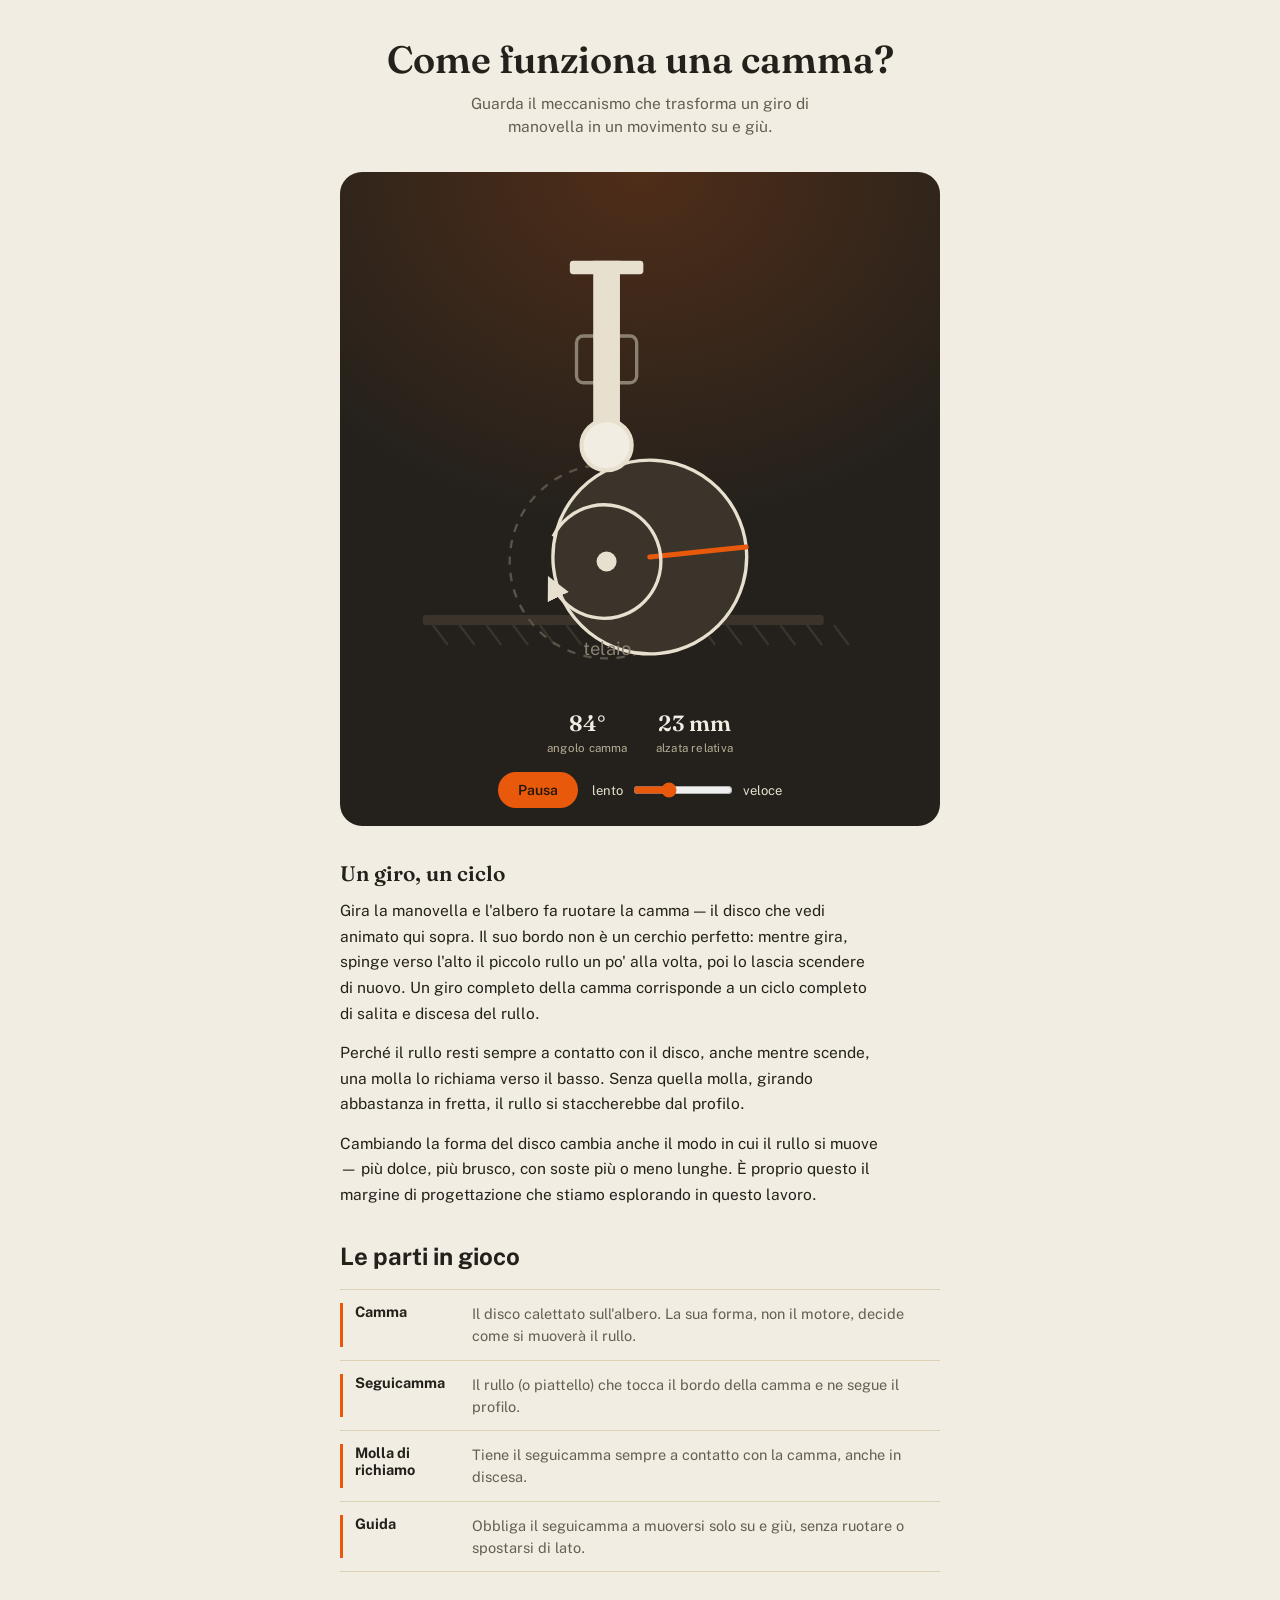
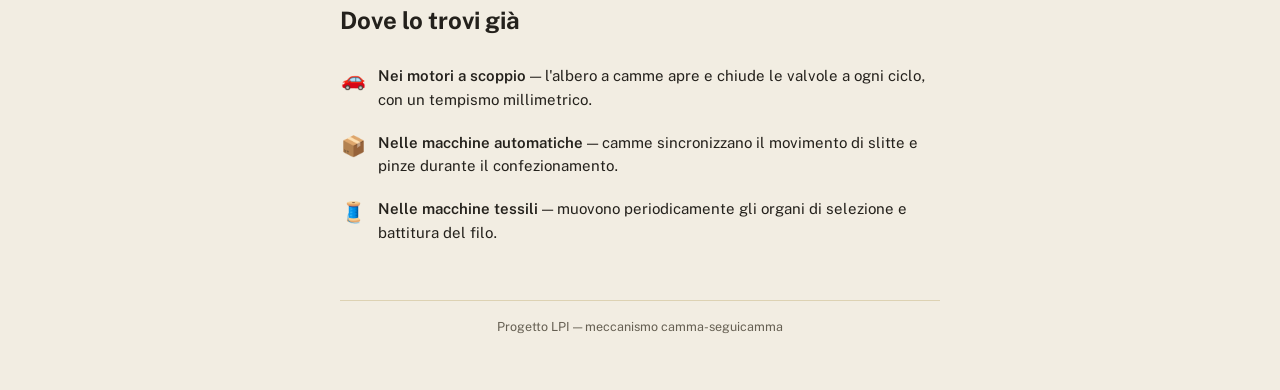
<file: spiegazione_camma.html>
<!DOCTYPE html>
<html lang="it">
<head>
<meta charset="UTF-8">
<meta name="viewport" content="width=device-width, initial-scale=1, viewport-fit=cover">
<title>Come funziona una camma?</title>
<link rel="preconnect" href="https://fonts.googleapis.com">
<link href="https://fonts.googleapis.com/css2?family=Fraunces:opsz,wght@9..144,500;9..144,600;9..144,700&family=Public+Sans:wght@400;500;600;700&display=swap" rel="stylesheet">
<style>
  :root{
    --paper:#f2ede2; --ink:#24211c; --muted:#655f52; --panel:#ffffff;
    --line:#ddd2b3; --accent:#e8590c; --accent-deep:#b6440a; --steel:#4d6b6b;
  }
  @media (prefers-color-scheme: dark){
    :root:not([data-theme="light"]){
      --paper:#1b1712; --ink:#f0e9da; --muted:#b9ae98; --panel:#252019;
      --line:#3a3226; --accent:#f2793a; --accent-deep:#ffa066; --steel:#7fa3a3;
    }
  }
  :root[data-theme="dark"]{
    --paper:#1b1712; --ink:#f0e9da; --muted:#b9ae98; --panel:#252019;
    --line:#3a3226; --accent:#f2793a; --accent-deep:#ffa066; --steel:#7fa3a3;
  }

  *{ box-sizing:border-box; }
  html{ scroll-padding-top: env(safe-area-inset-top, 0px); }
  body{
    margin:0; background:var(--paper); color:var(--ink);
    font-family:'Public Sans', system-ui, sans-serif;
    font-variant-numeric: tabular-nums;
    padding-top: env(safe-area-inset-top, 0px);
    padding-bottom: env(safe-area-inset-bottom, 0px);
  }
  .page{ max-width:640px; margin:0 auto; padding:0 20px 56px; }

  header{ text-align:center; padding:38px 12px 8px; }
  header h1{
    font-family:'Fraunces', serif; font-weight:600; font-size:clamp(28px,7vw,38px);
    margin:0 0 10px; line-height:1.15;
  }
  header p{ color:var(--muted); font-size:15.5px; max-width:38ch; margin:0 auto; line-height:1.5; }

  .stage{
    margin:26px 0 8px; border-radius:22px; background:var(--ink); position:relative;
    padding:22px 16px 18px; overflow:hidden;
  }
  .stage::before{
    content:''; position:absolute; inset:0; border-radius:22px;
    background: radial-gradient(120% 90% at 50% 0%, rgba(232,89,12,0.22), transparent 60%);
    pointer-events:none;
  }
  .stage svg{ width:100%; height:auto; display:block; position:relative; }

  .readout{
    display:flex; justify-content:center; gap:28px; margin-top:14px; position:relative;
  }
  .readout .stat{ text-align:center; }
  .readout .stat b{
    display:block; font-family:'Fraunces', serif; font-weight:600; font-size:22px; color:#f2ede2;
  }
  .readout .stat span{ font-size:11.5px; color:#b9ae98; letter-spacing:.02em; }

  .controls{
    display:flex; align-items:center; justify-content:center; gap:14px;
    margin-top:16px; position:relative;
  }
  .controls button{
    font-family:'Public Sans', sans-serif; font-weight:600; font-size:14px;
    background:var(--accent); color:#241608; border:none; border-radius:999px;
    padding:10px 20px; cursor:pointer;
  }
  .controls button:focus-visible{ outline:2px solid #f2ede2; outline-offset:2px; }
  .controls .speed{ display:flex; align-items:center; gap:8px; color:#e8e0cf; font-size:13px; }
  .controls input[type="range"]{ width:100px; accent-color:var(--accent); }

  section.copy{ margin-top:34px; }
  section.copy h2{
    font-family:'Fraunces', serif; font-weight:600; font-size:21px; margin:0 0 12px;
  }
  section.copy p{ font-size:15.5px; line-height:1.65; margin:0 0 14px; max-width:60ch; }
  section.copy p:last-child{ margin-bottom:0; }

  .glossary{ margin-top:34px; }
  .row{
    display:grid; grid-template-columns: 118px 1fr; gap:14px;
    padding:13px 0; border-top:1px solid var(--line);
  }
  .row:last-child{ border-bottom:1px solid var(--line); }
  .row dt{ font-weight:700; font-size:14.5px; padding-left:12px; border-left:3px solid var(--accent); }
  .row dd{ margin:0; font-size:14.5px; color:var(--muted); line-height:1.5; }

  .examples{ margin-top:34px; }
  .ex-item{ display:flex; gap:12px; padding:10px 0; font-size:15px; line-height:1.55; }
  .ex-item .glyph{ font-size:20px; flex:none; width:26px; text-align:center; }
  .ex-item b{ font-weight:600; }

  footer{
    margin-top:46px; padding-top:18px; border-top:1px solid var(--line);
    text-align:center; color:var(--muted); font-size:12.5px;
  }
</style>
</head>
<body>
<div class="page">

  <header>
    <h1>Come funziona&nbsp;una camma?</h1>
    <p>Guarda il meccanismo che trasforma un giro di manovella in un movimento su e giù.</p>
  </header>

  <div class="stage">
    <svg id="scene" viewBox="0 0 340 300" xmlns="http://www.w3.org/2000/svg">
      <defs>
        <marker id="arrow" markerWidth="7" markerHeight="7" refX="3.5" refY="3.5" orient="auto">
          <path d="M0,0 L7,3.5 L0,7 z" fill="#e8e0cf"/>
        </marker>
      </defs>

      <!-- base / telaio -->
      <rect x="40" y="252" width="240" height="6" rx="2" fill="#3a342b"/>
      <g id="hatchGround"></g>

      <!-- guida fissa -->
      <rect x="132" y="85" width="36" height="28" rx="4" fill="none" stroke="#8a8172" stroke-width="2"/>

      <!-- molla di richiamo -->
      <polyline id="spring" points="" fill="none" stroke="#8a8172" stroke-width="2" stroke-linejoin="round"/>

      <!-- asta (rod) -->
      <rect id="rod" x="142" y="0" width="16" height="0" fill="#e8e0cf"/>
      <rect x="128" y="40" width="44" height="8" rx="2" fill="#e8e0cf"/>

      <!-- cerchio base (riferimento tratteggiato) -->
      <circle cx="150" cy="220" r="58" fill="none" stroke="#5a5347" stroke-width="1.4" stroke-dasharray="5,5"/>

      <!-- gruppo camma: ruota attorno all'albero -->
      <g id="camGroup">
        <circle cx="150" cy="194" r="58" fill="#3a342b" stroke="#e8e0cf" stroke-width="2"/>
        <line x1="150" y1="194" x2="150" y2="136" stroke="var(--accent)" stroke-width="3" stroke-linecap="round"/>
      </g>
      <circle cx="150" cy="220" r="6" fill="#e8e0cf"/>

      <!-- rullo (seguicamma) -->
      <circle id="roller" cx="150" cy="150" r="15" fill="#f2ede2" stroke="#e8e0cf" stroke-width="2.5"/>

      <!-- verso di rotazione -->
      <path d="M 118,205 A 34,34 0 1 1 118,235" fill="none" stroke="#e8e0cf" stroke-width="2" marker-end="url(#arrow)"/>

      <text x="150" y="276" text-anchor="middle" font-family="Public Sans" font-size="11" fill="#8a8172">telaio</text>
    </svg>

    <div class="readout">
      <div class="stat"><b id="angleOut">0°</b><span>angolo camma</span></div>
      <div class="stat"><b id="liftOut">0</b><span>alzata relativa</span></div>
    </div>

    <div class="controls">
      <button id="toggleBtn" type="button">Pausa</button>
      <div class="speed">
        <span>lento</span>
        <input id="speedRange" type="range" min="0.3" max="2.4" step="0.1" value="1">
        <span>veloce</span>
      </div>
    </div>
  </div>

  <section class="copy">
    <h2>Un giro, un ciclo</h2>
    <p>Gira la manovella e l'albero fa ruotare la camma — il disco che vedi animato qui sopra. Il suo bordo non è un cerchio perfetto: mentre gira, spinge verso l'alto il piccolo rullo un po' alla volta, poi lo lascia scendere di nuovo. Un giro completo della camma corrisponde a un ciclo completo di salita e discesa del rullo.</p>
    <p>Perché il rullo resti sempre a contatto con il disco, anche mentre scende, una molla lo richiama verso il basso. Senza quella molla, girando abbastanza in fretta, il rullo si staccherebbe dal profilo.</p>
    <p>Cambiando la forma del disco cambia anche il modo in cui il rullo si muove — più dolce, più brusco, con soste più o meno lunghe. È proprio questo il margine di progettazione che stiamo esplorando in questo lavoro.</p>
  </section>

  <section class="glossary">
    <h2>Le parti in gioco</h2>
    <dl>
      <div class="row"><dt>Camma</dt><dd>Il disco calettato sull'albero. La sua forma, non il motore, decide come si muoverà il rullo.</dd></div>
      <div class="row"><dt>Seguicamma</dt><dd>Il rullo (o piattello) che tocca il bordo della camma e ne segue il profilo.</dd></div>
      <div class="row"><dt>Molla di richiamo</dt><dd>Tiene il seguicamma sempre a contatto con la camma, anche in discesa.</dd></div>
      <div class="row"><dt>Guida</dt><dd>Obbliga il seguicamma a muoversi solo su e giù, senza ruotare o spostarsi di lato.</dd></div>
    </dl>
  </section>

  <section class="examples">
    <h2>Dove lo trovi già</h2>
    <div class="ex-item"><span class="glyph">🚗</span><div><b>Nei motori a scoppio</b> — l'albero a camme apre e chiude le valvole a ogni ciclo, con un tempismo millimetrico.</div></div>
    <div class="ex-item"><span class="glyph">📦</span><div><b>Nelle macchine automatiche</b> — camme sincronizzano il movimento di slitte e pinze durante il confezionamento.</div></div>
    <div class="ex-item"><span class="glyph">🧵</span><div><b>Nelle macchine tessili</b> — muovono periodicamente gli organi di selezione e battitura del filo.</div></div>
  </section>

  <footer>Progetto LPI — meccanismo camma-seguicamma</footer>
</div>

<script>
(function(){
  const camGroup = document.getElementById('camGroup');
  const roller = document.getElementById('roller');
  const rod = document.getElementById('rod');
  const spring = document.getElementById('spring');
  const angleOut = document.getElementById('angleOut');
  const liftOut = document.getElementById('liftOut');
  const toggleBtn = document.getElementById('toggleBtn');
  const speedRange = document.getElementById('speedRange');
  const hatchGround = document.getElementById('hatchGround');

  for (let x = 46; x <= 300; x += 16) {
    const l = document.createElementNS('http://www.w3.org/2000/svg','line');
    l.setAttribute('x1', x); l.setAttribute('y1', 258);
    l.setAttribute('x2', x+9); l.setAttribute('y2', 270);
    l.setAttribute('stroke', '#3a342b'); l.setAttribute('stroke-width', 1.4);
    hatchGround.appendChild(l);
  }

  const shaftX = 150, shaftY = 220, rB = 58, ecc = 26, rollerR = 15;

  let theta = 0;
  let playing = true;
  let last = null;

  function render(){
    const rad = theta;
    const height = ecc*Math.cos(rad) + Math.sqrt(Math.max(rB*rB - ecc*ecc*Math.sin(rad)*Math.sin(rad), 0));
    const rollerY = shaftY - height - rollerR;

    camGroup.setAttribute('transform', `rotate(${(theta*180/Math.PI).toFixed(2)} ${shaftX} ${shaftY})`);
    roller.setAttribute('cy', rollerY.toFixed(2));

    const rodTop = 40;
    rod.setAttribute('y', rodTop);
    rod.setAttribute('height', Math.max(rollerY - rodTop, 0).toFixed(2));

    const attachY = rollerY + rollerR + 14;
    const anchorX = shaftX + 46, anchorY = 244;
    const pts = [];
    const n = 6;
    for(let i=0;i<=n;i++){
      const t = i/n;
      const x = (shaftX+18) + t*(anchorX-(shaftX+18));
      const y = attachY + t*(anchorY-attachY);
      const off = (i===0||i===n) ? 0 : (i%2? 7:-7);
      pts.push(`${(x+off).toFixed(1)},${y.toFixed(1)}`);
    }
    spring.setAttribute('points', pts.join(' '));

    const deg = Math.round(((theta*180/Math.PI)%360+360)%360);
    angleOut.textContent = deg + '°';
    liftOut.textContent = (height-(rB-ecc)).toFixed(0) + ' mm';
  }

  function frame(ts){
    if(last==null) last = ts;
    const dt = Math.min((ts-last)/1000, 0.05);
    last = ts;
    if(playing){
      const speed = parseFloat(speedRange.value);
      theta += dt * speed;
    }
    render();
    requestAnimationFrame(frame);
  }

  toggleBtn.addEventListener('click', function(){
    playing = !playing;
    toggleBtn.textContent = playing ? 'Pausa' : 'Gioca';
  });

  render();
  requestAnimationFrame(frame);
})();
</script>

</body>
</html>
</file>
<file: assets/stile.css>
/* Stile comune delle pagine dei meccanismi — stesso linguaggio grafico della pagina della camma */
:root{
  --cx-bg:#eef2fa; --cx-ink:#0f1a33; --cx-muted:#5a6a90; --cx-card:#ffffff; --cx-line:#dbe3f3;
  --cx-accent:#2f6fed; --cx-accent-soft:rgba(47,111,237,.12); --cx-good:#16a36a; --cx-bad:#e0493e;
  --bar:#f8fafc; --bar-line:#d3dae4; --bar-ink:#18202c; --bar-muted:#5a6676; --bar-accent:#1f45c8;
  color-scheme:light;
}
@media (prefers-color-scheme: dark){:root:not([data-theme="light"]){
  --cx-bg:#080f1e; --cx-ink:#e8eefb; --cx-muted:#93a3c7; --cx-card:#111b31; --cx-line:#22304f;
  --cx-accent:#5b8dff; --cx-accent-soft:rgba(91,141,255,.16); --cx-good:#3ccf8e; --cx-bad:#ff6b5f;
  --bar:#151b25; --bar-line:#2a3442; --bar-ink:#e4e9f1; --bar-muted:#97a3b4; --bar-accent:#6f8dff;
  color-scheme:dark;
}}
:root[data-theme="dark"]{
  --cx-bg:#080f1e; --cx-ink:#e8eefb; --cx-muted:#93a3c7; --cx-card:#111b31; --cx-line:#22304f;
  --cx-accent:#5b8dff; --cx-accent-soft:rgba(91,141,255,.16); --cx-good:#3ccf8e; --cx-bad:#ff6b5f;
  --bar:#151b25; --bar-line:#2a3442; --bar-ink:#e4e9f1; --bar-muted:#97a3b4; --bar-accent:#6f8dff;
  color-scheme:dark;
}
*{ box-sizing:border-box; -webkit-tap-highlight-color:transparent; }
html{ scroll-padding-top:60px; }
body{
  margin:0; background:var(--cx-bg); color:var(--cx-ink);
  font-family:'Inter', system-ui, sans-serif; line-height:1.5; font-size:15px;
}
img{ max-width:100%; }

/* barra in alto */
.topbar{
  position:sticky; top:0; z-index:10; display:flex; align-items:center; gap:8px;
  background:var(--bar); border-bottom:1px solid var(--bar-line);
  padding:8px max(16px,env(safe-area-inset-right,0px)) 8px max(16px,env(safe-area-inset-left,0px));
  font-family:"IBM Plex Sans Condensed","Arial Narrow",system-ui,sans-serif;
}
.topbar .brand{ font-weight:700; font-size:16px; color:var(--bar-ink); text-decoration:none; margin-right:auto; letter-spacing:-.01em; }
.topbar .brand small{ color:var(--bar-muted); font-weight:600; font-size:13px; margin-left:6px; }
.topbar a.tab{ color:var(--bar-muted); font-weight:600; font-size:14px; text-decoration:none; padding:7px 12px; border-radius:8px; }
.topbar a.tab.on{ background:var(--bar-accent); color:#fff; }
.topbar a:focus-visible{ outline:2px solid var(--bar-accent); outline-offset:2px; }

.page{ max-width:620px; margin:0 auto; padding:0 16px 64px; }
h1,h2{ font-family:'Sora', sans-serif; letter-spacing:-.015em; margin:0; }
.hero{ text-align:center; padding:36px 8px 18px; }
.eyebrow{
  display:inline-block; font-size:12px; font-weight:600; color:var(--cx-accent);
  background:var(--cx-accent-soft); padding:5px 12px; border-radius:99px;
}
.hero h1{ font-size:clamp(30px,8.5vw,44px); font-weight:800; line-height:1.08; margin:14px 0 10px; text-wrap:balance; }
.hero h1 span{ color:var(--cx-accent); }
.hero p{ color:var(--cx-muted); font-size:16px; margin:0 auto; max-width:32ch; }
.hero .by{ margin-top:10px; font-size:13.5px; color:var(--cx-muted); }
.hero .by b{ color:var(--cx-ink); }

/* palco scuro con l'animazione */
.stage{
  --s-bg:#0c1630; --s-fg:#eaf1ff; --s-mut:#8ea3d3; --s-line:#3a4f82; --s-dark:#1a2a52; --s-acc:#5b8dff;
  background:var(--s-bg); color:var(--s-fg); border-radius:26px; padding:16px 14px 18px;
  position:relative; overflow:hidden; box-shadow:0 24px 50px -24px rgba(12,22,48,.7);
}
.stage::before{
  content:''; position:absolute; inset:0; pointer-events:none;
  background:radial-gradient(110% 70% at 50% 0%, rgba(91,141,255,.25), transparent 60%);
}
.stage > *{ position:relative; }
.mode-row{ display:flex; justify-content:center; margin-bottom:10px; }
.mode-row .seg button{ font-size:13px; padding:8px 12px; }
.phase-bar{ display:flex; gap:6px; margin-bottom:6px; }
.phase{
  flex:1; text-align:center; font-size:11.5px; font-weight:600; color:var(--s-mut);
  padding:7px 2px; border-radius:10px; background:rgba(255,255,255,.05);
  transition:background .25s, color .25s, transform .25s;
}
.phase.on{ background:var(--s-acc); color:#fff; transform:translateY(-1px); }
.mech{ width:100%; height:auto; display:block; touch-action:none; cursor:grab; user-select:none; -webkit-user-select:none; }
.mech.dragging{ cursor:grabbing; }

.sv-frame{ fill:var(--s-dark); }
.sv-hatch{ stroke:var(--s-dark); stroke-width:1.4; }
.sv-line{ fill:none; stroke:var(--s-line); stroke-width:2; }
.sv-bush{ fill:#223766; stroke:var(--s-line); stroke-width:2; }
.sv-dash{ fill:none; stroke:var(--s-line); stroke-width:1.3; stroke-dasharray:5 5; }
.sv-body{ fill:#1e3163; stroke:var(--s-fg); stroke-width:2; }
.sv-body2{ fill:#27407c; stroke:var(--s-fg); stroke-width:2; }
.sv-body3{ fill:#152548; stroke:var(--s-mut); stroke-width:1.6; }
.sv-fg{ fill:var(--s-fg); }
.sv-acc{ fill:var(--s-acc); }
.sv-acc-stroke{ stroke:var(--s-acc); stroke-width:3.5; stroke-linecap:round; fill:none; }
.sv-pointer{ stroke:var(--s-acc); stroke-width:1.6; stroke-dasharray:3 3; fill:none; }
.sv-roller{ fill:#eaf1ff; stroke:var(--s-acc); stroke-width:3; }
.sv-spring{ fill:none; stroke:#9fb6ea; stroke-width:2.2; stroke-linejoin:round; }
.sv-text{ fill:var(--s-mut); font-family:Inter, sans-serif; font-size:10.5px; }
.sv-text-b{ fill:var(--s-fg); font-family:Inter, sans-serif; font-size:11px; font-weight:600; }
.sv-tick{ stroke:var(--s-mut); stroke-width:1.2; }
.sv-lever{ fill:none; stroke:var(--s-fg); stroke-width:7; stroke-linecap:round; stroke-linejoin:round; }
.sv-lip{ fill:none; stroke:var(--s-fg); stroke-width:4; stroke-linecap:round; }
.sv-ball{ fill:#ff7a45; stroke:#fff; stroke-width:2; }
.sv-hot{ fill:#ff7a45; }
.sv-hot-stroke{ stroke:#ff7a45; stroke-width:3; fill:none; stroke-linecap:round; }
.sv-good-stroke{ stroke:#3ccf8e; stroke-width:3; fill:none; stroke-linecap:round; }

.part{ transition:opacity .3s, filter .3s; }
.stage[data-focus] .part:not(.lit){ opacity:.15; }
.part.lit{ filter:drop-shadow(0 0 7px rgba(91,141,255,.95)); }

.drag-hint{
  position:absolute; left:50%; top:44%; transform:translateX(-50%);
  font-size:12.5px; font-weight:600; color:#fff; background:rgba(47,111,237,.95);
  padding:7px 13px; border-radius:99px; pointer-events:none; white-space:nowrap;
  animation:bob 1.8s ease-in-out infinite; transition:opacity .4s;
}
.drag-hint.gone{ opacity:0; }
@keyframes bob{ 50%{ transform:translate(-50%,-5px); } }
.flash{
  position:absolute; right:14px; top:60px; font-size:12px; font-weight:700;
  background:#e0493e; color:#fff; padding:6px 11px; border-radius:99px;
  opacity:0; transform:scale(.8); transition:opacity .15s, transform .15s; pointer-events:none; max-width:70%;
}
.flash.good{ background:#16a36a; }
.flash.show{ opacity:1; transform:scale(1); }

.graph{ width:100%; height:auto; display:block; margin-top:2px; }
.g-axis{ stroke:var(--s-line); stroke-width:1; }
.g-ghost{ fill:none; stroke:var(--s-line); stroke-width:2; stroke-dasharray:3 4; }
.g-trace{ fill:none; stroke:var(--s-acc); stroke-width:3; stroke-linecap:round; stroke-linejoin:round; }
.g-dot{ fill:#fff; stroke:var(--s-acc); stroke-width:3; }
.g-lbl{ fill:var(--s-mut); font-family:Inter, sans-serif; font-size:10px; }

.readout{ display:flex; justify-content:space-around; gap:6px; margin:8px 0 12px; }
.readout div{ text-align:center; min-width:0; }
.readout b{ display:block; font-family:Sora, sans-serif; font-size:21px; font-variant-numeric:tabular-nums; color:var(--s-fg); white-space:nowrap; }
.readout span{ font-size:11px; color:var(--s-mut); }
.ctrl{ display:flex; gap:8px; flex-wrap:wrap; justify-content:center; }
.seg{ display:flex; flex-wrap:wrap; justify-content:center; background:rgba(255,255,255,.07); border-radius:20px; padding:3px; }
.seg button,.pill{
  font:600 13px Inter, sans-serif; color:var(--s-mut); background:none; border:none;
  padding:8px 13px; border-radius:99px; cursor:pointer; transition:background .2s, color .2s;
}
.seg button.on{ background:var(--s-acc); color:#fff; }
.pill{ background:rgba(255,255,255,.07); display:flex; align-items:center; gap:8px; }
.pill .sw{ width:32px; height:18px; border-radius:99px; background:#3b4d7d; position:relative; transition:background .2s; }
.pill .sw::after{ content:''; position:absolute; top:2px; left:2px; width:14px; height:14px; border-radius:50%; background:#fff; transition:transform .2s; }
.pill.on .sw{ background:#16a36a; }
.pill.on .sw::after{ transform:translateX(14px); }
.pill.on{ color:#fff; }
.stage button:focus-visible{ outline:2px solid #fff; outline-offset:2px; }

/* sezioni di spiegazione */
section{ margin-top:44px; }
section h2{ font-size:22px; margin-bottom:6px; }
.lead{ color:var(--cx-muted); font-size:15px; margin:0 0 16px; }
.steps{ display:grid; grid-template-columns:repeat(3,1fr); gap:10px; }
.step{ background:var(--cx-card); border:1px solid var(--cx-line); border-radius:18px; padding:14px 8px; text-align:center; }
.step .ico{ font-size:26px; line-height:1; }
.step b{ display:block; font-family:Sora, sans-serif; font-size:14px; margin:8px 0 2px; }
.step span{ font-size:12.5px; color:var(--cx-muted); display:block; line-height:1.35; }
.types{ display:grid; grid-template-columns:1fr 1fr; gap:10px; }
.type{ background:var(--cx-card); border:1px solid var(--cx-line); border-radius:18px; padding:16px 14px; display:flex; flex-direction:column; gap:6px; }
.type .ico{ font-size:28px; line-height:1; }
.type b{ font-family:Sora, sans-serif; font-size:16px; }
.type span{ font-size:13.5px; color:var(--cx-muted); line-height:1.45; flex:1; }
.type .chip{ align-self:flex-start; padding:8px 14px; font-size:13px; margin-top:4px; }
.chips{ display:flex; flex-wrap:wrap; gap:8px; }
.chip{
  font:600 14px Inter, sans-serif; color:var(--cx-ink); background:var(--cx-card); border:1px solid var(--cx-line);
  padding:10px 15px; border-radius:99px; cursor:pointer; transition:all .2s;
}
.chip.on{ background:var(--cx-accent); border-color:var(--cx-accent); color:#fff; transform:translateY(-2px); }
.chip:focus-visible,.opt:focus-visible{ outline:2px solid var(--cx-accent); outline-offset:2px; }
.chip-info{
  margin-top:12px; background:var(--cx-card); border:1px solid var(--cx-line); border-left:4px solid var(--cx-accent);
  border-radius:14px; padding:12px 14px; font-size:14.5px; min-height:48px;
}
.formula{
  background:var(--cx-card); border:1px solid var(--cx-line); border-radius:16px; padding:14px 16px;
  font-size:14.5px;
}
.formula .f{ font-family:'IBM Plex Mono', ui-monospace, monospace; font-size:15px; display:block; margin:4px 0 8px; color:var(--cx-accent); font-weight:500; }
.formula p{ margin:0; color:var(--cx-muted); font-size:13.5px; }
.uses{ display:flex; gap:10px; overflow-x:auto; scroll-snap-type:x mandatory; margin:0 -16px; padding:0 16px 6px; }
.use{ flex:0 0 72%; scroll-snap-align:start; background:var(--cx-card); border:1px solid var(--cx-line); border-radius:18px; padding:16px; }
.use .ico{ font-size:30px; }
.use b{ display:block; font-family:Sora, sans-serif; font-size:15.5px; margin:8px 0 4px; }
.use span{ font-size:13.5px; color:var(--cx-muted); }
.quiz{ background:var(--cx-card); border:1px solid var(--cx-line); border-radius:20px; padding:18px; }
.quiz p{ margin:0 0 4px; font-weight:600; font-size:15.5px; }
.opt{
  display:block; width:100%; text-align:left; font:500 14.5px Inter, sans-serif; color:var(--cx-ink);
  background:transparent; border:1.5px solid var(--cx-line); border-radius:12px; padding:11px 14px; margin-top:8px; cursor:pointer;
  transition:all .2s;
}
.opt.right{ border-color:var(--cx-good); background:rgba(22,163,106,.12); }
.opt.wrong{ border-color:var(--cx-bad); background:rgba(224,73,62,.1); }
.fb{ margin-top:12px; font-size:14px; color:var(--cx-muted); min-height:1.5em; }

/* il modello del compagno: segnaposto da completare */
.model{ background:var(--cx-card); border:1px solid var(--cx-line); border-radius:20px; padding:16px; display:flex; flex-direction:column; gap:12px; }
.model .ph{
  border:2px dashed var(--cx-line); border-radius:14px; aspect-ratio:16/10; display:grid; place-items:center;
  color:var(--cx-muted); font-size:14px; text-align:center; padding:12px;
}
.model dl{ display:grid; grid-template-columns:auto 1fr; gap:6px 14px; margin:0; font-size:14px; }
.model dt{ color:var(--cx-muted); }
.model dd{ margin:0; font-weight:600; }

.foot{ margin-top:48px; text-align:center; font-size:13px; color:var(--cx-muted); }
.foot a{ color:var(--cx-accent); font-weight:600; text-decoration:none; }

/* pagina indice */
.grid{ display:grid; grid-template-columns:1fr; gap:12px; }
@media (min-width:560px){ .grid{ grid-template-columns:1fr 1fr; } }
.card{
  display:flex; flex-direction:column; gap:6px; text-decoration:none; color:var(--cx-ink);
  background:var(--cx-card); border:1px solid var(--cx-line); border-radius:20px; padding:16px; transition:transform .2s, border-color .2s;
}
.card:hover{ transform:translateY(-2px); border-color:var(--cx-accent); }
.card:focus-visible{ outline:2px solid var(--cx-accent); outline-offset:2px; }
.card .ico{ font-size:30px; line-height:1; }
.card b{ font-family:Sora, sans-serif; font-size:16.5px; }
.card span{ font-size:13.5px; color:var(--cx-muted); flex:1; }
.card em{ font-style:normal; font-size:12.5px; font-weight:600; color:var(--cx-accent); }

.reveal{ opacity:0; transform:translateY(18px); transition:opacity .6s ease, transform .6s ease; }
.reveal.in{ opacity:1; transform:none; }
@media (prefers-reduced-motion: reduce){
  .reveal{ opacity:1; transform:none; transition:none; }
  .drag-hint{ animation:none; }
}
@media (max-width:420px){ .steps{ gap:6px; } .step{ padding:12px 4px; } .readout b{ font-size:18px; } }

/* schede in alto (pagine con modello 3D) */
.topbar button.tab{ appearance:none; border:0; background:transparent; cursor:pointer; color:var(--bar-muted); font:600 14px "IBM Plex Sans Condensed","Arial Narrow",system-ui,sans-serif; padding:7px 12px; border-radius:8px; }
.topbar button.tab.on{ background:var(--bar-accent); color:#fff; }
.topbar button.tab:focus-visible{ outline:2px solid var(--bar-accent); outline-offset:2px; }
@media (max-width:480px){ .topbar{ flex-wrap:wrap; } .topbar .brand{ width:100%; } }

/* vista 3D: stessa impostazione del carillon (palco a sinistra, pannello a destra) */
.m3d .app{ display:flex; height:calc(100vh - 53px); min-height:560px; }
.m3d .stage3{ position:relative; flex:1; min-width:0; background:radial-gradient(120% 90% at 40% 20%, #f3f6fa, #c9d3e0); }
.m3d .stage3 canvas{ display:block; width:100%; height:100%; touch-action:none; outline:none; }
.m3d .hint3{ position:absolute; left:16px; bottom:16px; font:12px "IBM Plex Mono", ui-monospace, monospace; color:#5a6676; background:rgba(248,250,252,.85); padding:6px 10px; border-radius:6px; pointer-events:none; max-width:calc(100% - 32px); }
.m3d .loadmsg{ position:absolute; inset:0; display:grid; place-items:center; color:#5a6676; font:13px "IBM Plex Mono", monospace; padding:16px; text-align:center; }
.m3d .panel3{ width:380px; flex:none; background:var(--bar); border-left:1px solid var(--bar-line); overflow-y:auto; padding:24px 20px 32px; display:flex; flex-direction:column; gap:22px; color:var(--bar-ink); font-family:"IBM Plex Sans Condensed","Arial Narrow",system-ui,sans-serif; }
.m3d section{ margin:0; }
.m3d h1{ margin:0; font:700 28px/1.1 "IBM Plex Sans Condensed","Arial Narrow",system-ui,sans-serif; letter-spacing:-.01em; }
.m3d .sub{ margin:4px 0 0; color:var(--bar-muted); }
.m3d .label{ font:11px "IBM Plex Mono", monospace; letter-spacing:.08em; text-transform:uppercase; color:var(--bar-muted); margin:0 0 8px; }
.m3d input[type=range]{ width:100%; accent-color:var(--bar-accent); }
.m3d .row3{ display:flex; gap:8px; flex-wrap:wrap; margin-top:10px; }
.m3d .btn3{ appearance:none; border:1px solid var(--bar-accent); background:var(--bar-accent); color:#fff; font:600 14px "IBM Plex Sans Condensed","Arial Narrow",sans-serif; padding:9px 14px; border-radius:8px; cursor:pointer; }
.m3d .btn3.ghost{ background:transparent; color:var(--bar-accent); }
.m3d .btn3.ghost.on{ background:var(--bar-accent); color:#fff; }
.m3d .btn3:focus-visible{ outline:2px solid var(--bar-accent); outline-offset:2px; }
.m3d .pills3{ display:flex; gap:6px; margin-top:12px; }
.m3d .pills3 span{ flex:1; text-align:center; font-size:12.5px; font-weight:600; color:var(--bar-muted); padding:6px 2px; border-radius:8px; border:1px solid var(--bar-line); }
.m3d .pills3 span.on{ background:#f49712; border-color:#f49712; color:#000; }
.m3d .nums{ display:grid; grid-template-columns:1fr 1fr; gap:12px 14px; }
.m3d .nums .wide{ grid-column:1 / -1; }
.m3d .nums b{ display:block; font:500 22px "IBM Plex Mono", monospace; font-variant-numeric:tabular-nums; }
.m3d .nums span{ font-size:12px; color:var(--bar-muted); }
.m3d .g3{ width:100%; height:auto; display:block; }
.m3d .g3 .ax{ stroke:var(--bar-line); stroke-width:1; }
.m3d .g3 .cv{ fill:none; stroke:var(--bar-accent); stroke-width:3; stroke-linecap:round; }
.m3d .g3 .dt{ fill:#f49712; stroke:#fff; stroke-width:2; }
.m3d .g3 .tl{ fill:var(--bar-muted); font:10px "IBM Plex Mono", monospace; }
.m3d .note3{ color:var(--bar-muted); font-size:13px; margin:8px 0 0; }
@media (max-width:820px){
  .m3d .app{ flex-direction:column; height:auto; }
  .m3d .stage3{ height:62vh; min-height:360px; flex:none; }
  .m3d .panel3{ width:auto; border-left:0; border-top:1px solid var(--bar-line); padding:20px 16px 32px; }
}
.m3d .spd3{ display:grid; grid-template-columns:auto 1fr auto auto; gap:10px; align-items:center; font:12px "IBM Plex Mono", monospace; color:var(--bar-muted); margin-top:12px; }
.m3d .spd3 input{ width:100%; min-width:0; accent-color:var(--bar-accent); }
.m3d .spd3 output{ color:var(--bar-ink); min-width:9ch; text-align:right; }
.m3d .gears3{ display:grid; grid-template-columns:1fr 1fr; gap:10px; }
.m3d .gears3 div{ display:grid; grid-template-columns:14px 1fr; column-gap:8px; align-items:center; }
.m3d .gears3 b{ font-size:14px; }
.m3d .gears3 span:not(.sw3){ grid-column:2; font-size:12px; color:var(--bar-muted); }
.m3d .sw3{ width:12px; height:12px; border-radius:3px; grid-row:span 2; }
.m3d .pad3{ display:grid; grid-template-columns:repeat(3, 56px); grid-template-rows:repeat(3, 44px); gap:6px; justify-content:center; }
.m3d .pad3 button{ padding:0; font-size:18px; touch-action:none; user-select:none; -webkit-user-select:none; }
.m3d .pad3 button:nth-child(1){ grid-column:2; grid-row:1; } .m3d .pad3 button:nth-child(2){ grid-column:1; grid-row:2; }
.m3d .pad3 button:nth-child(3){ grid-column:3; grid-row:2; } .m3d .pad3 button:nth-child(4){ grid-column:2; grid-row:3; }
.m3d .pad3 button.on{ background:var(--bar-accent); color:#fff; }
.m3d .msg3{ position:absolute; right:16px; top:16px; font:600 13px Inter, sans-serif; color:#fff; background:#e0493e; padding:7px 12px; border-radius:99px; opacity:0; transition:opacity .2s; pointer-events:none; }
.m3d .msg3.good{ background:#16a36a; } .m3d .msg3.show{ opacity:1; }
</file>
